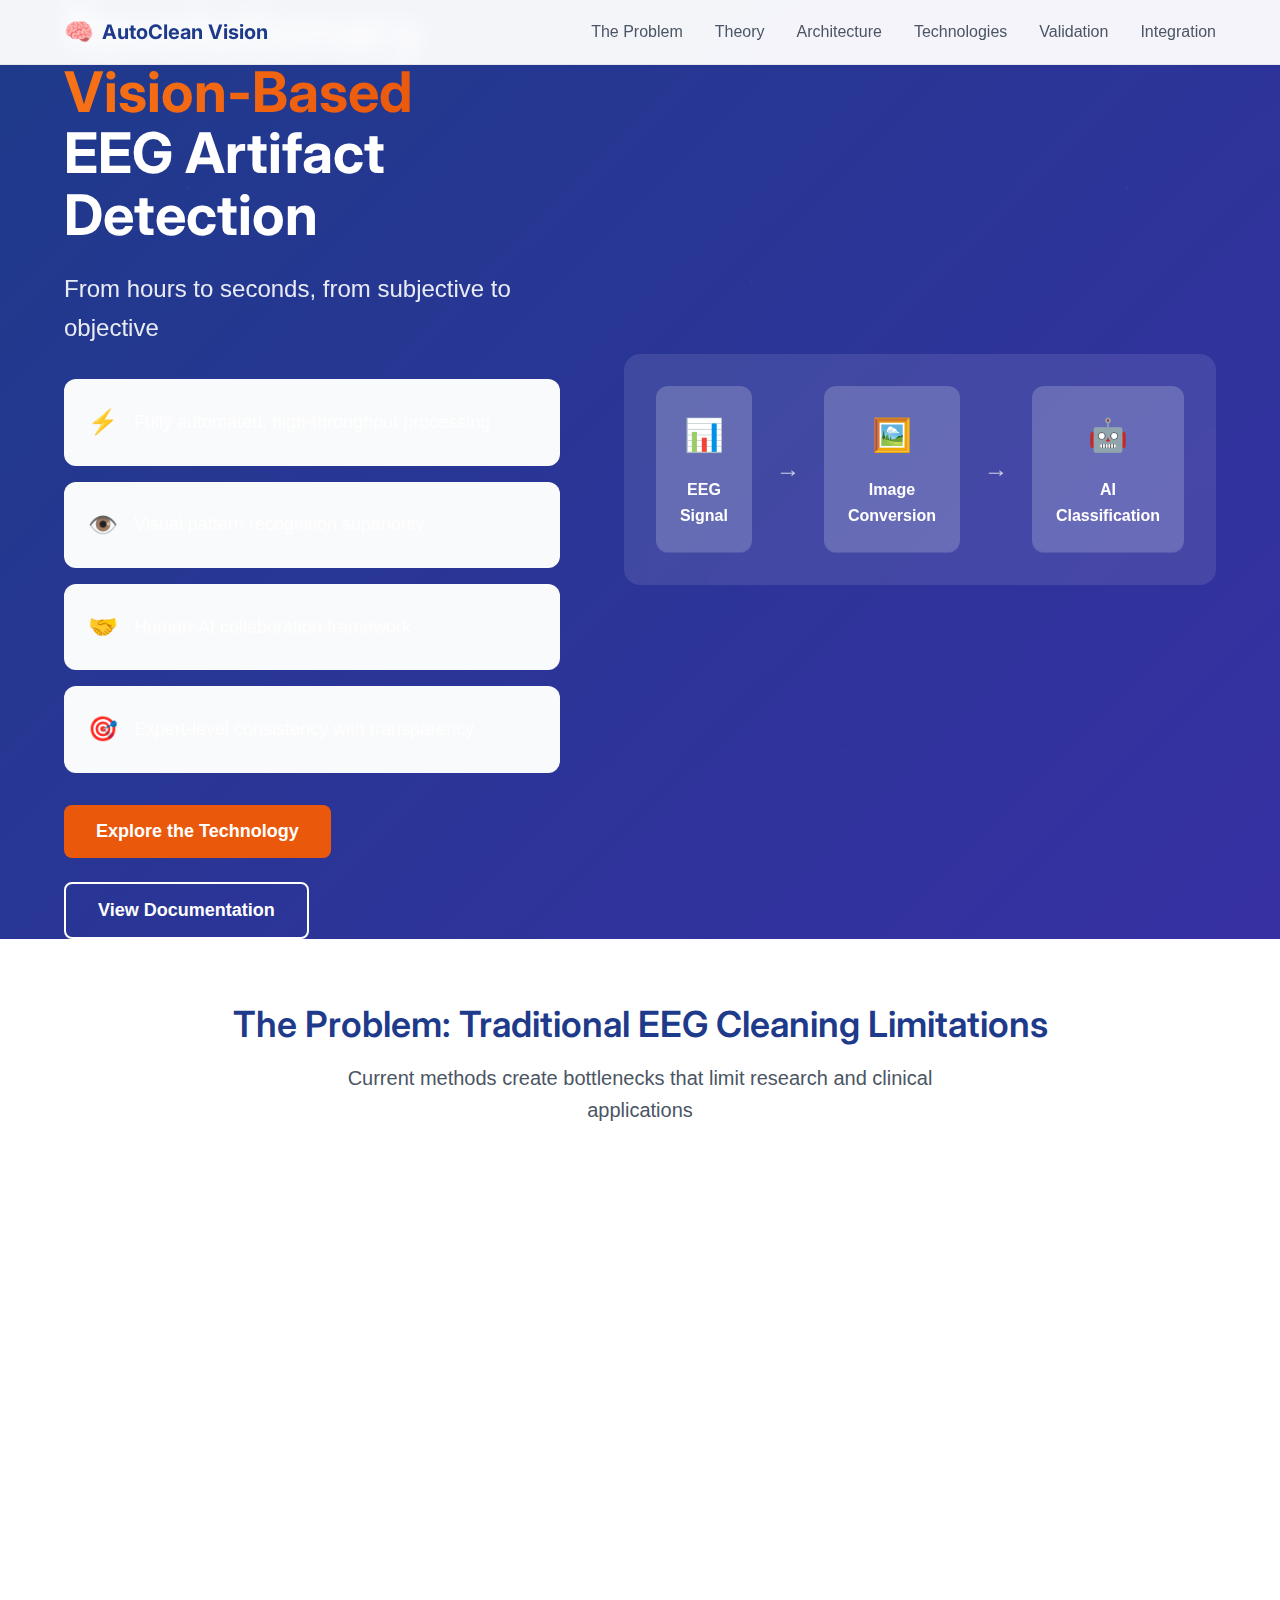
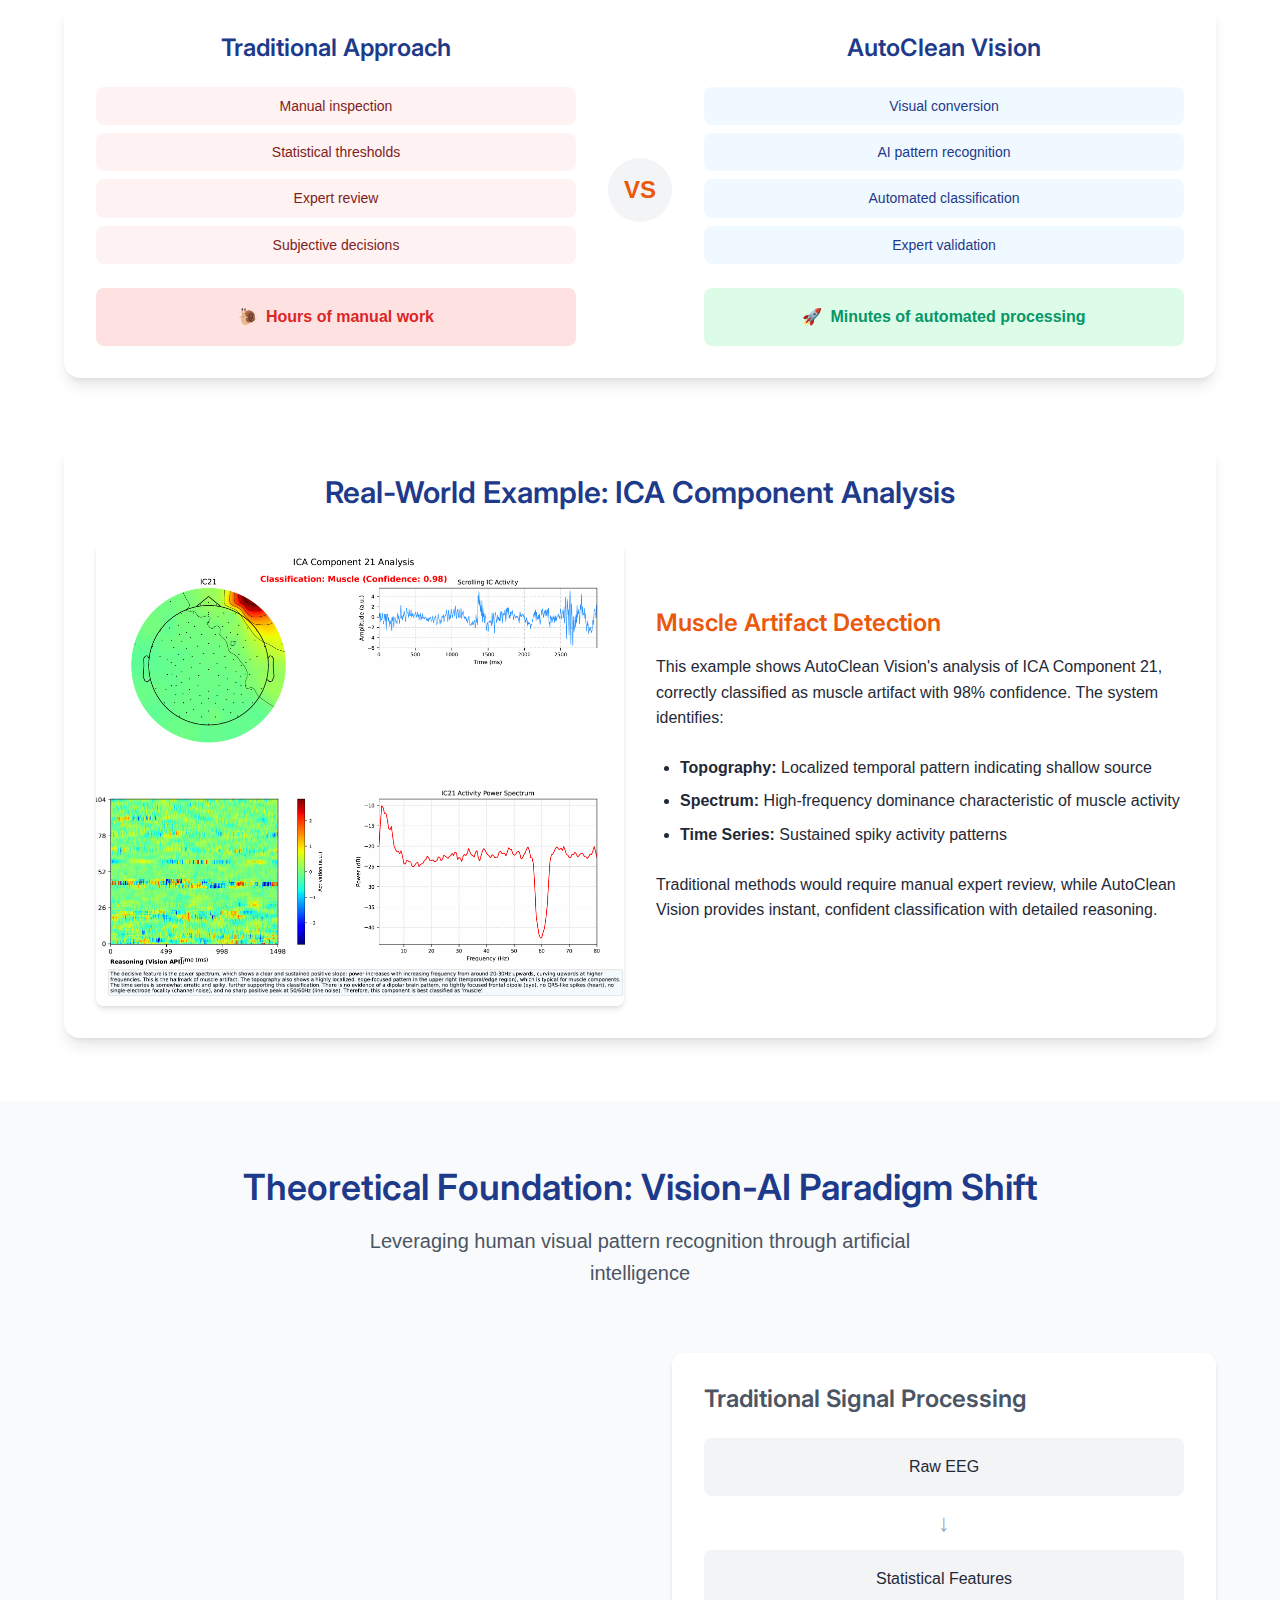
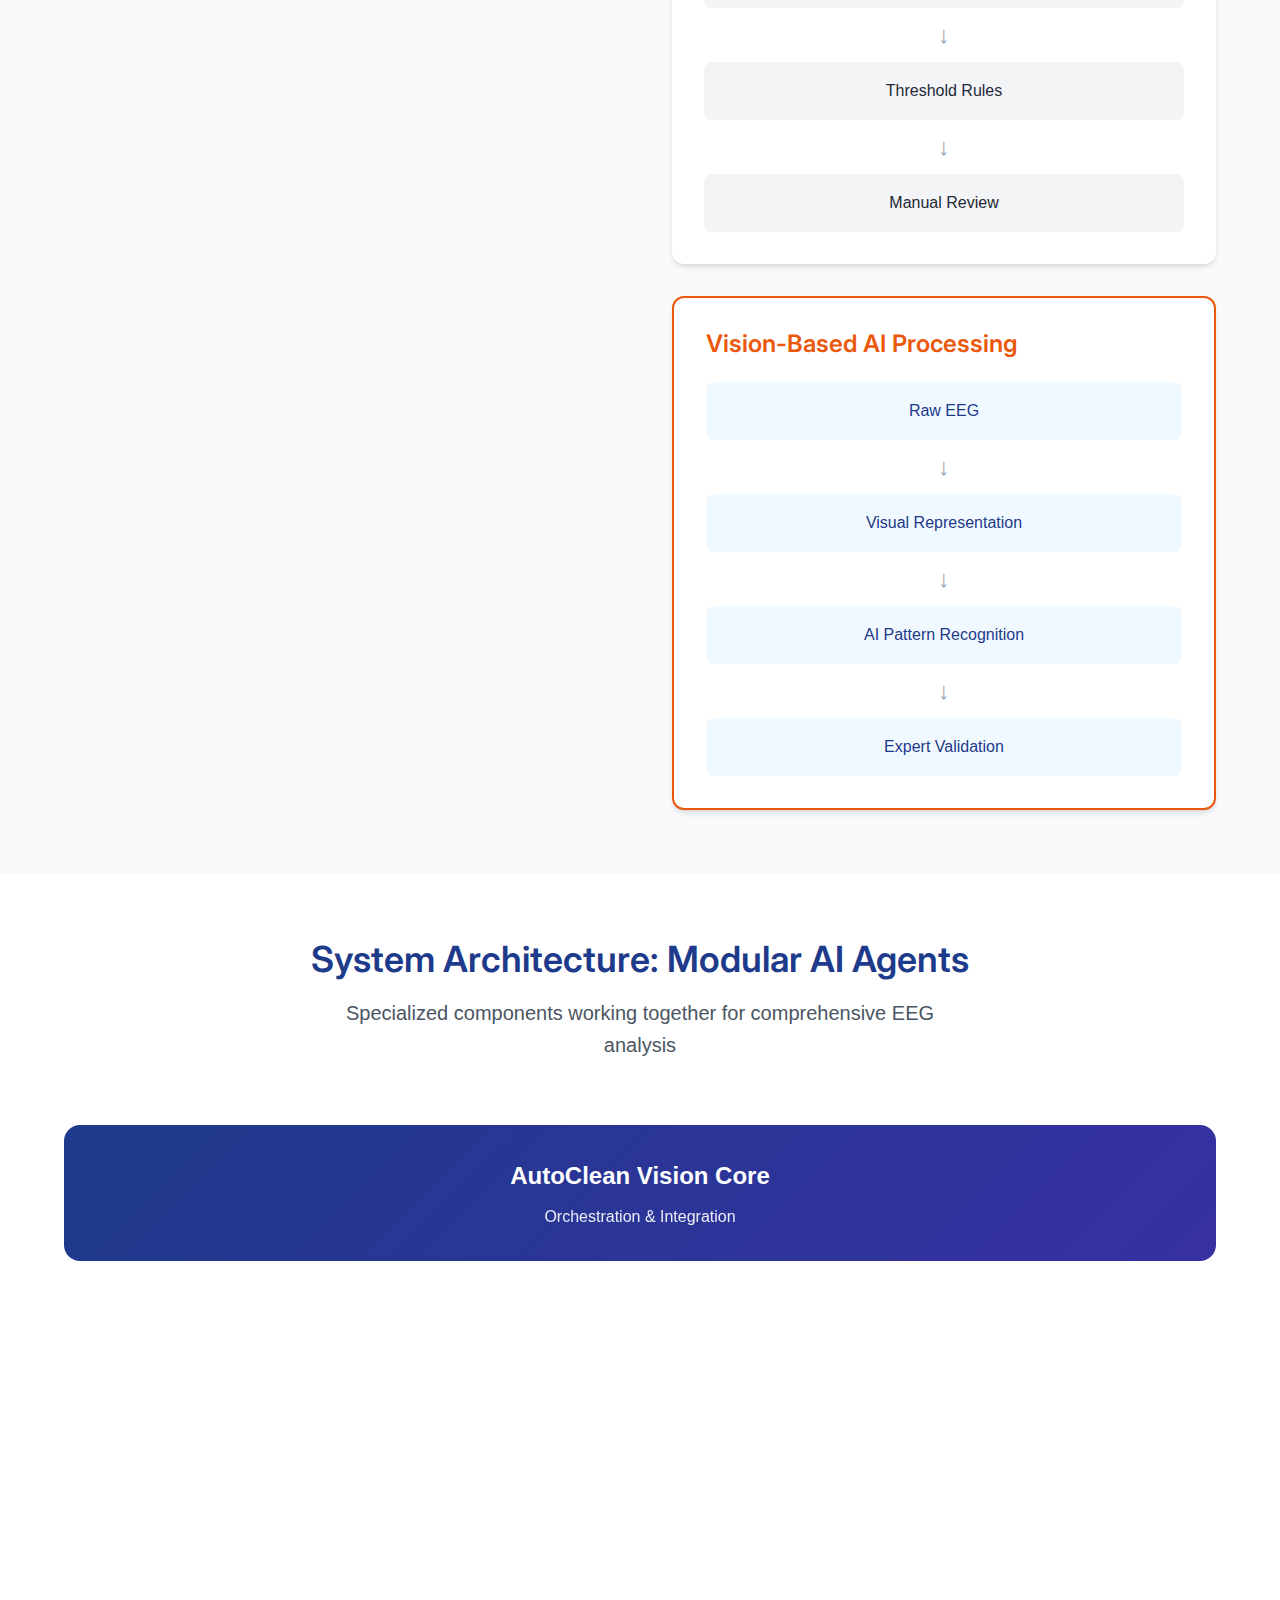
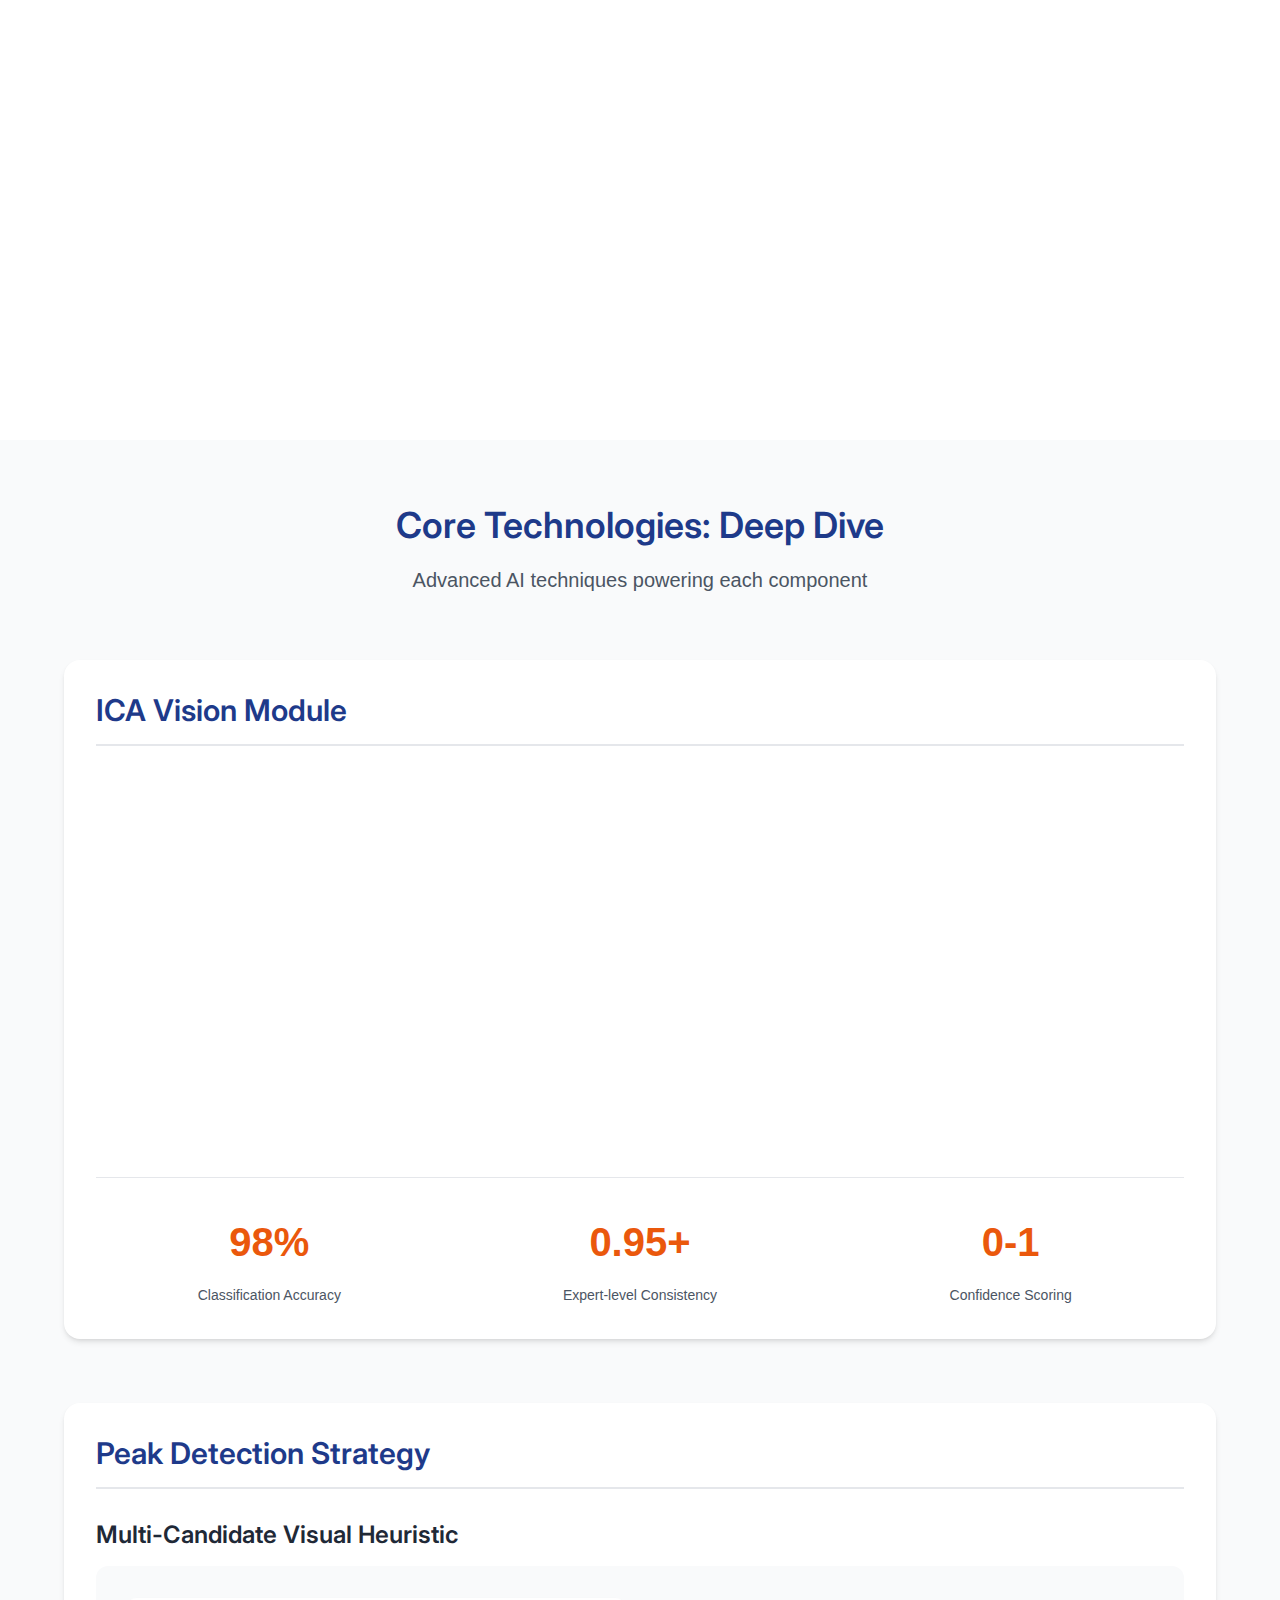
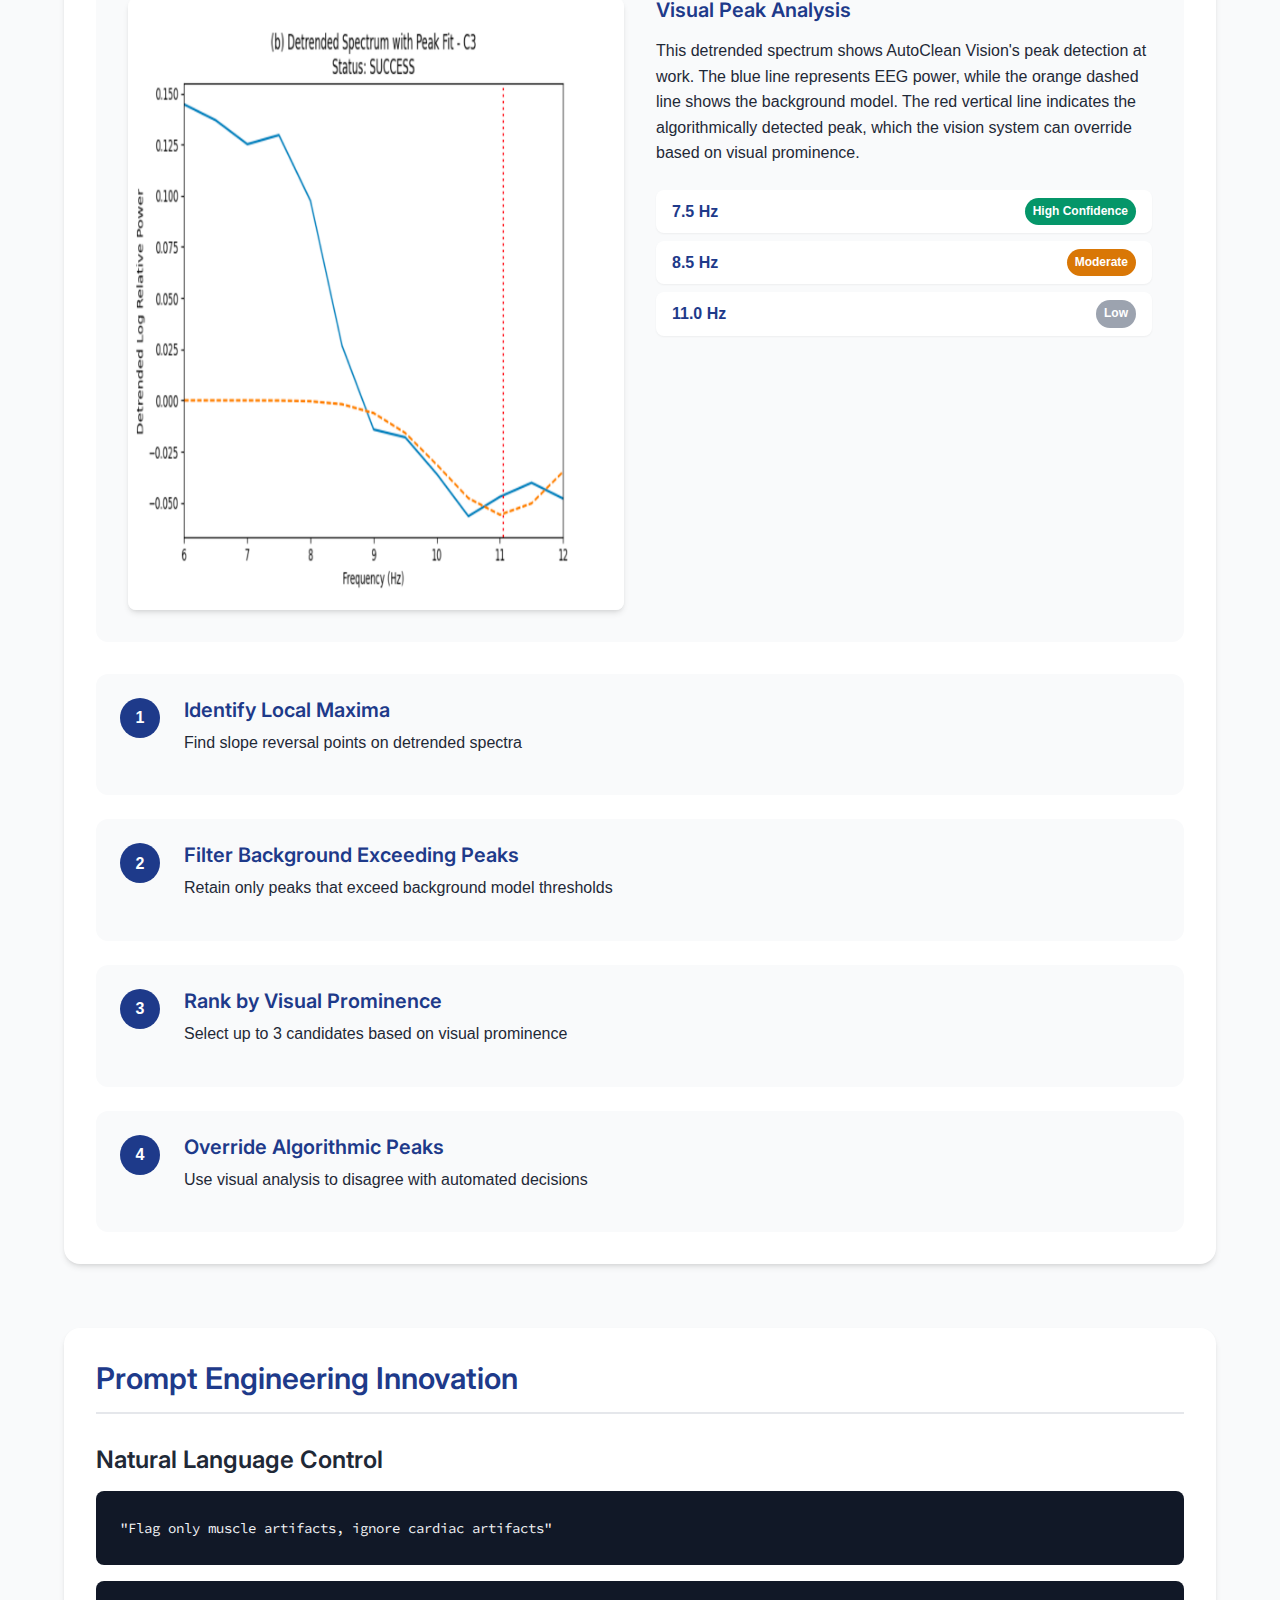
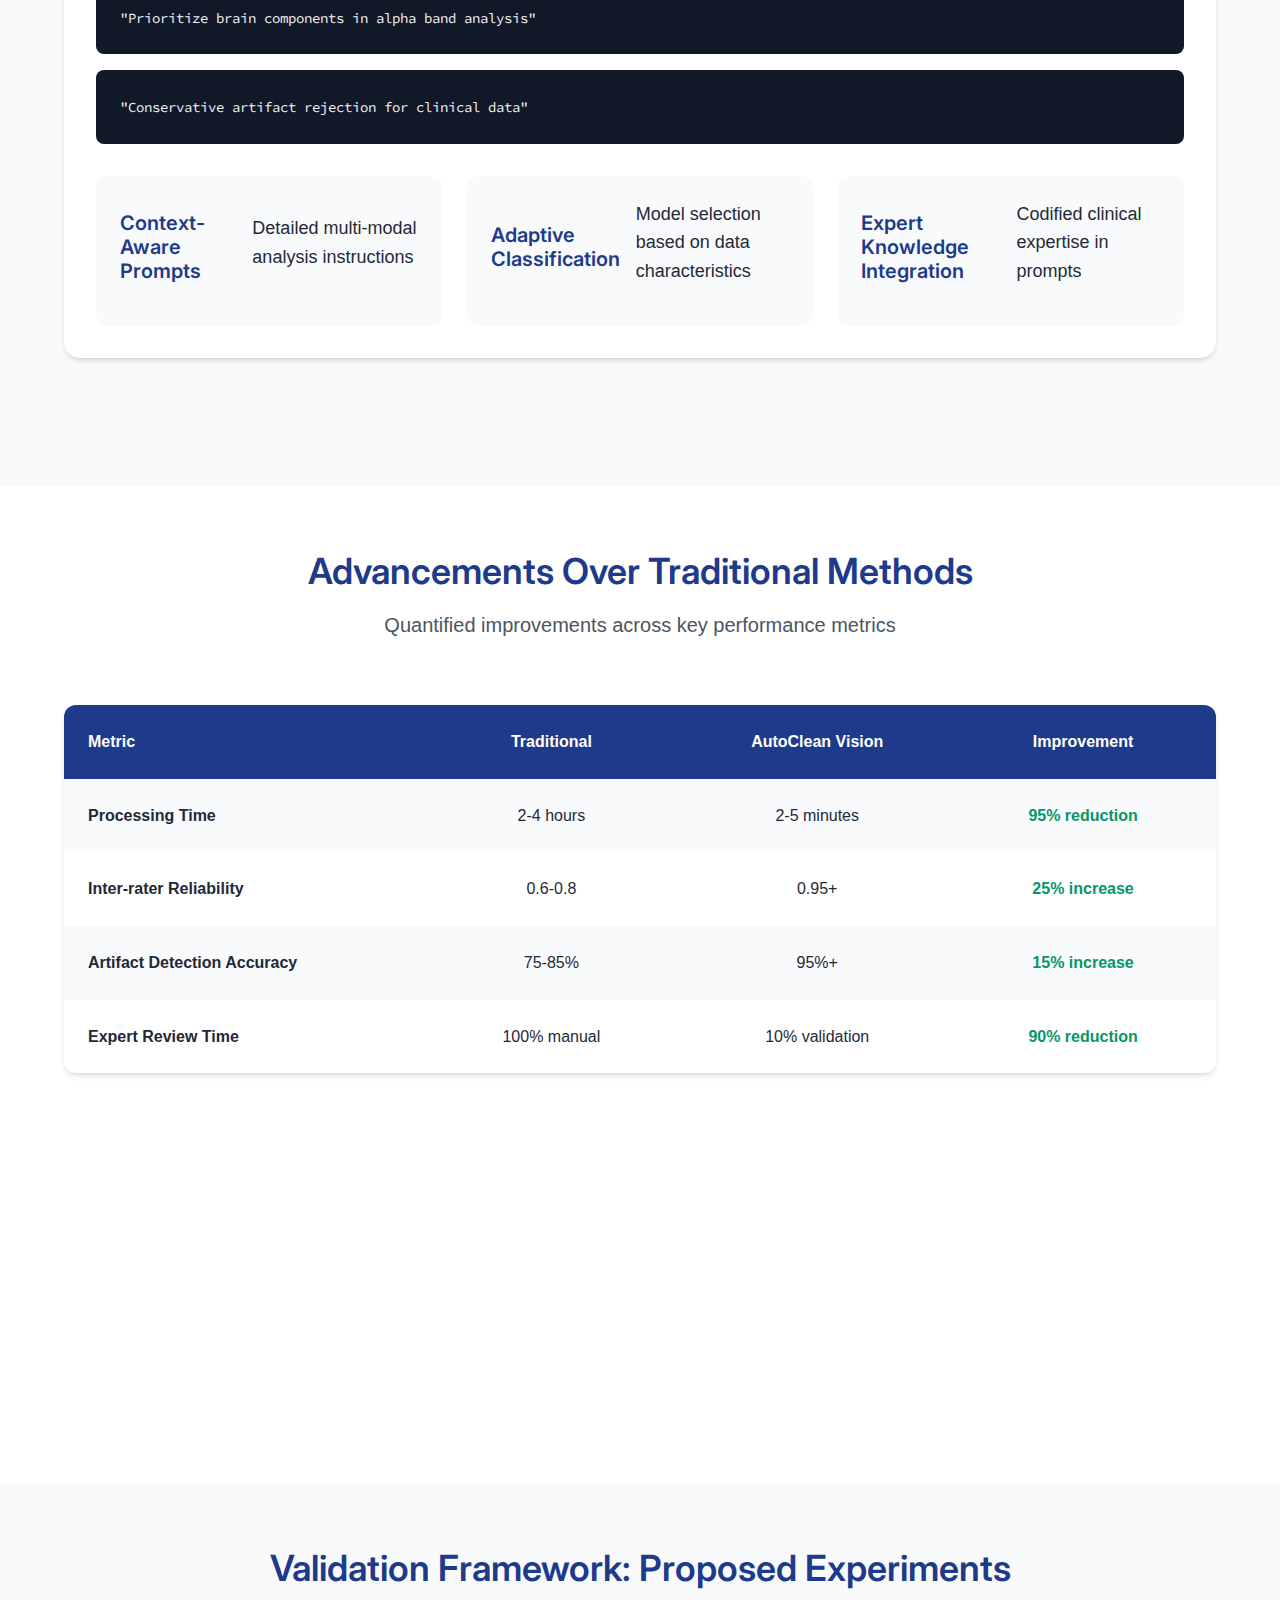
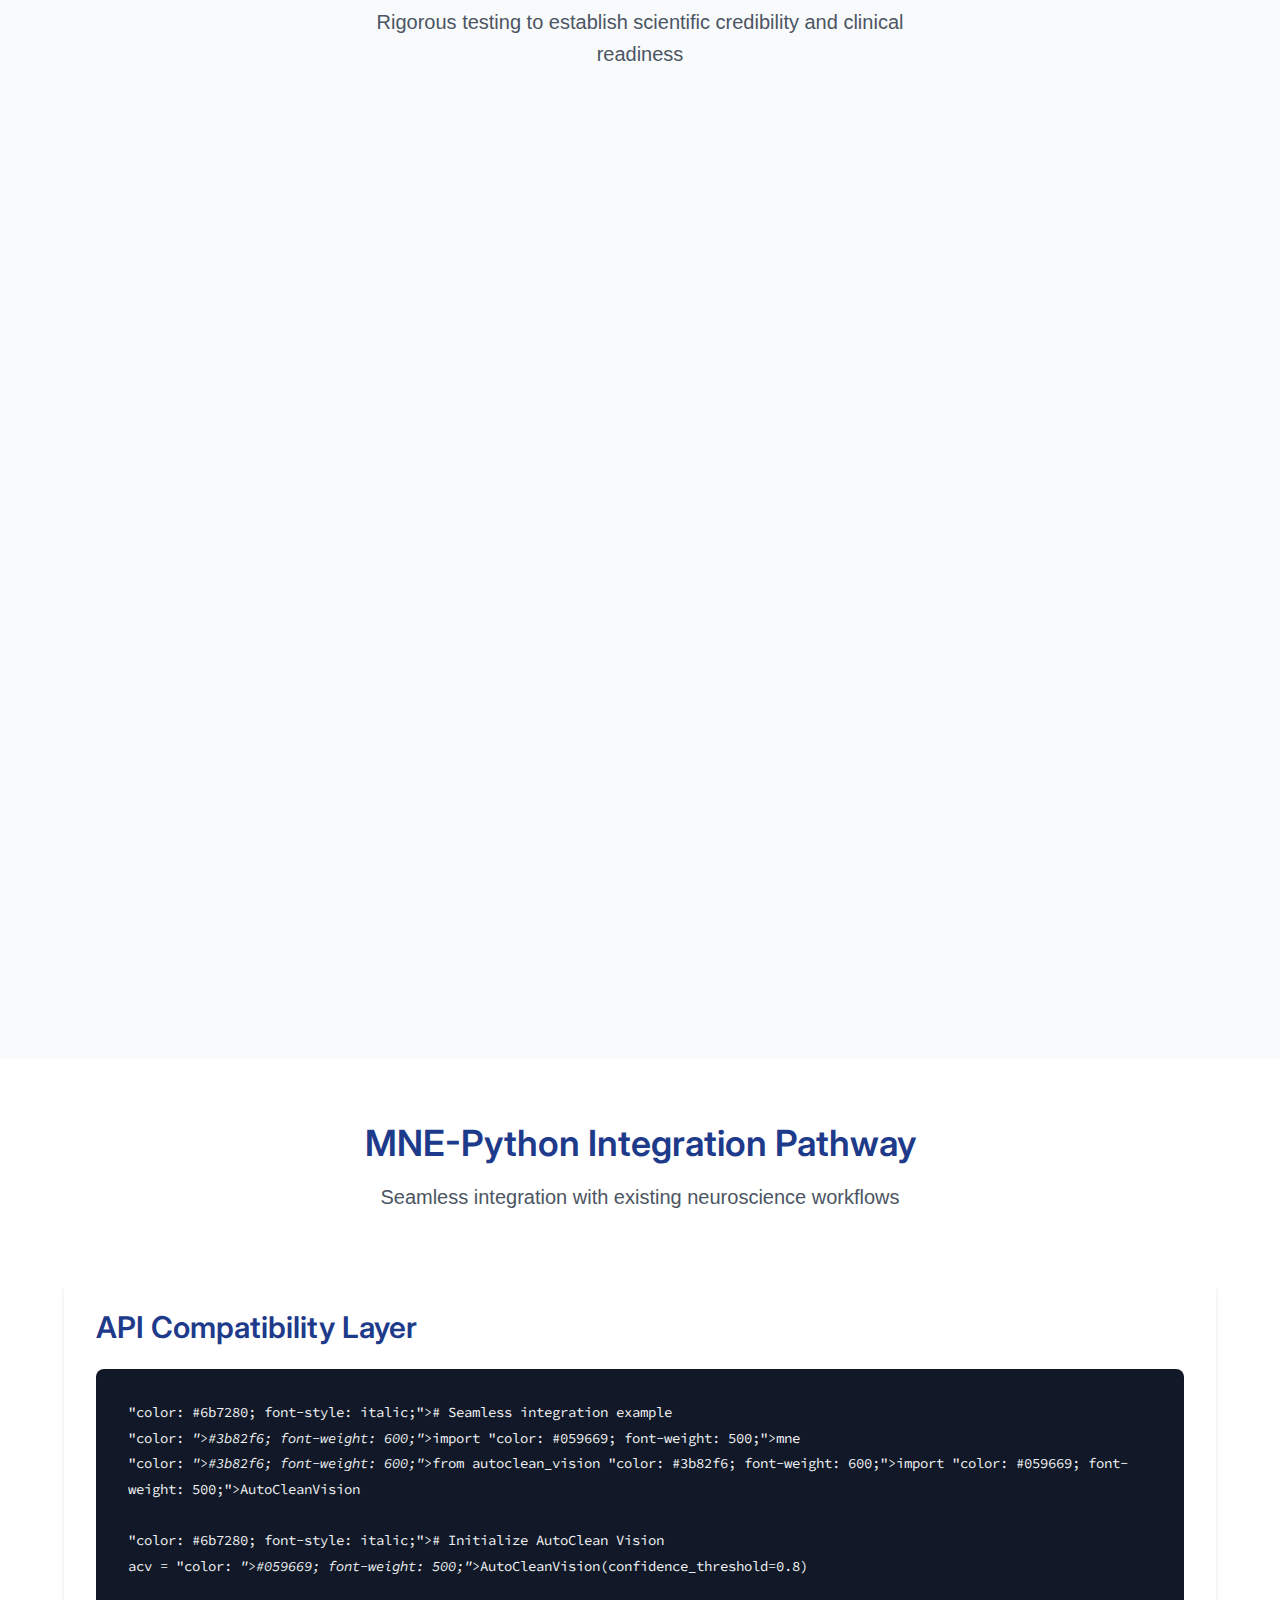
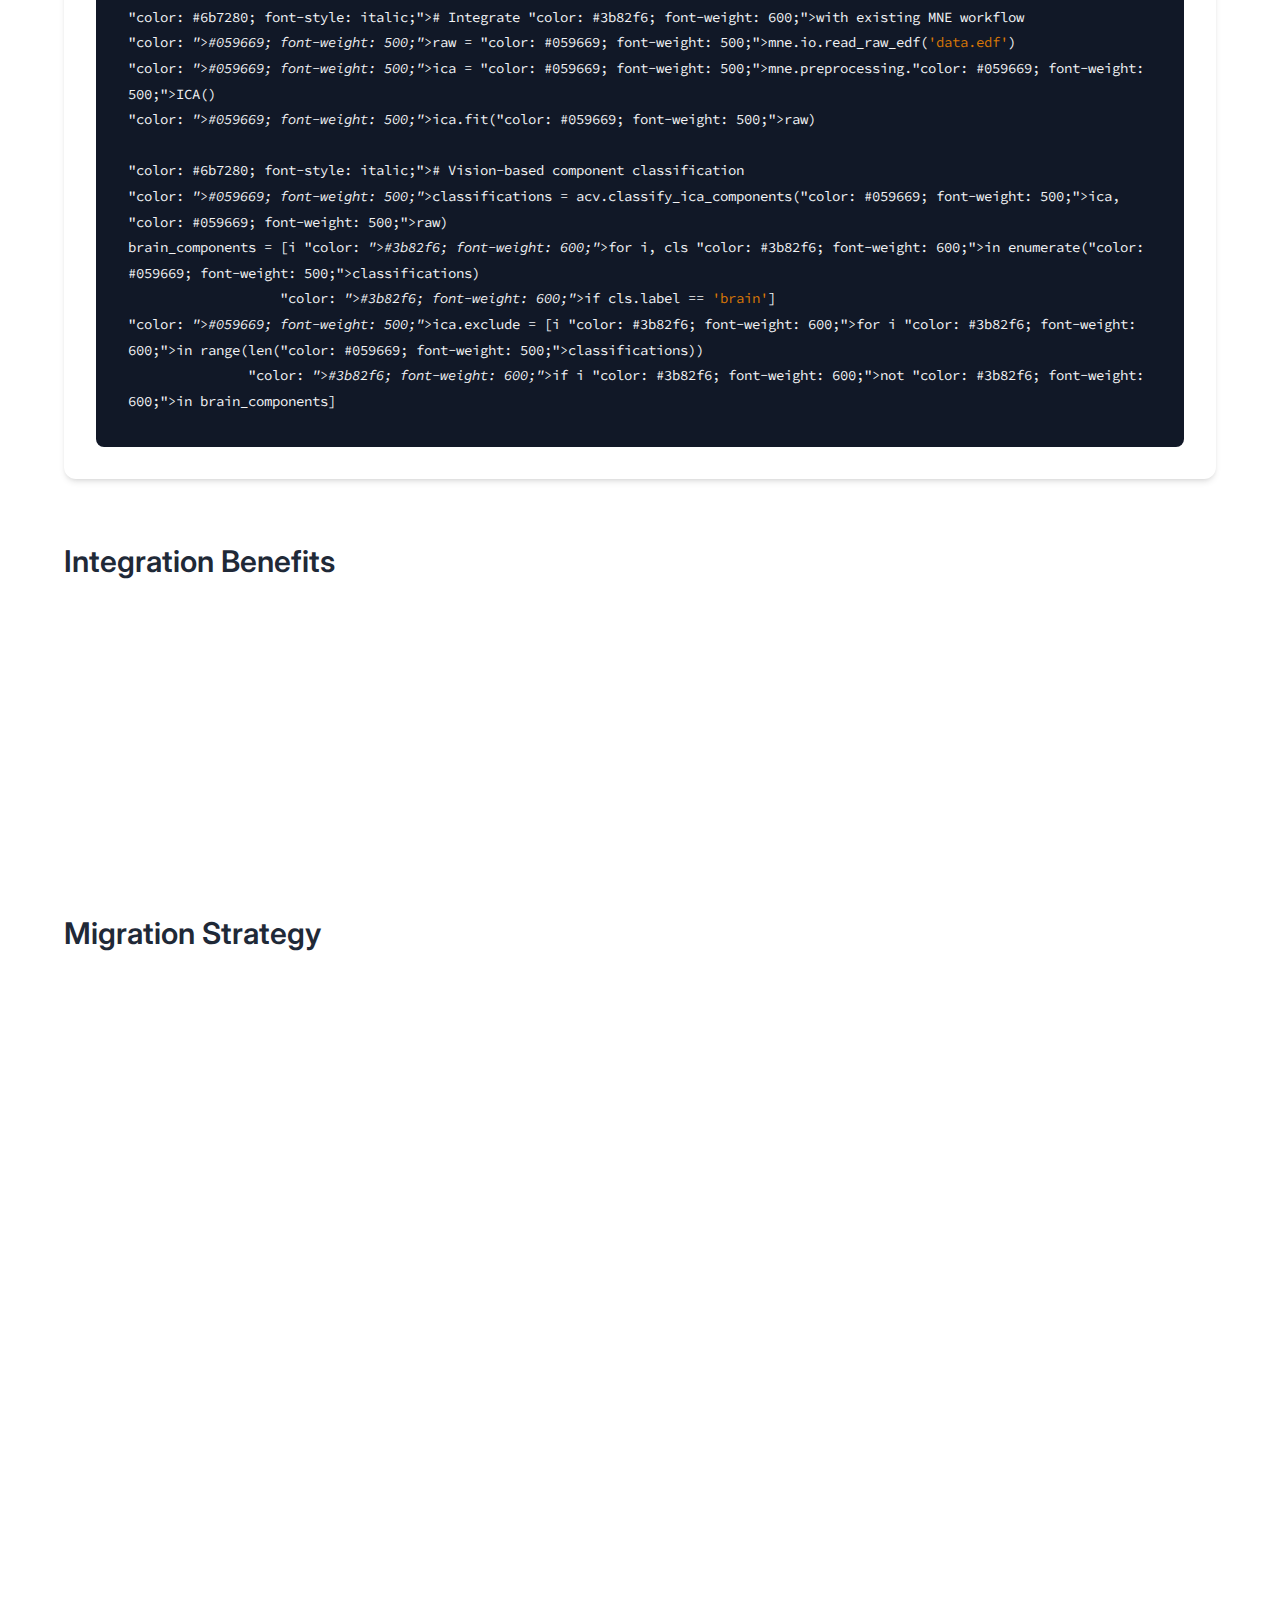
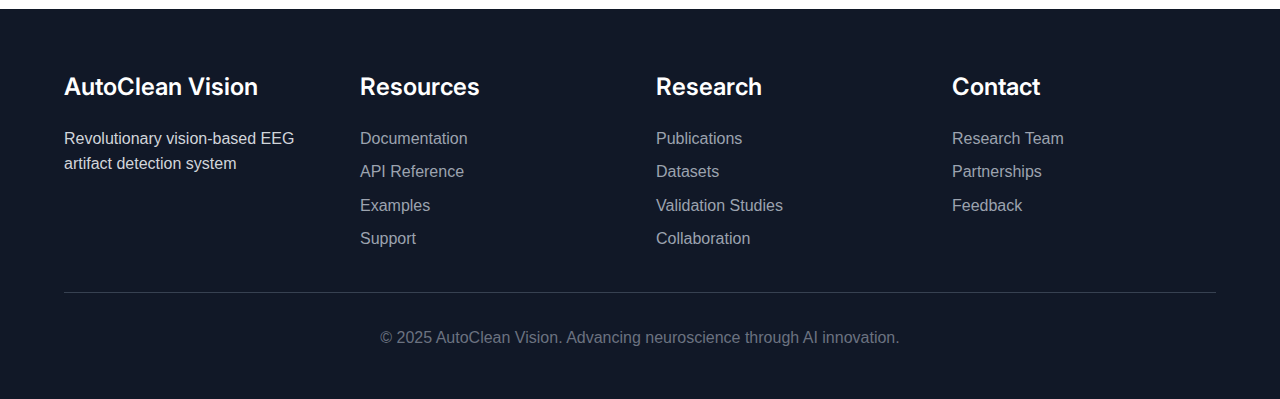
<file: index.html>
<!DOCTYPE html>
<html lang="en">
<head>
    <meta charset="UTF-8">
    <meta name="viewport" content="width=device-width, initial-scale=1.0">
    <title>AutoClean Vision - Revolutionary EEG Artifact Detection</title>
    <meta name="description" content="Vision-based EEG artifact detection system that transforms traditional signal processing through AI-powered visual pattern recognition.">
    <link rel="preconnect" href="https://fonts.googleapis.com">
    <link rel="preconnect" href="https://fonts.gstatic.com" crossorigin>
    <link href="https://fonts.googleapis.com/css2?family=Inter:wght@300;400;500;600;700&family=Source+Code+Pro:wght@400;500;600&display=swap" rel="stylesheet">
    <link rel="stylesheet" href="styles.css">
</head>
<body>
    <!-- Navigation -->
    <nav class="navbar">
        <div class="nav-container">
            <div class="nav-brand">
                <span class="brand-icon">🧠</span>
                <span class="brand-text">AutoClean Vision</span>
            </div>
            <ul class="nav-menu">
                <li><a href="#problem" class="nav-link">The Problem</a></li>
                <li><a href="#theory" class="nav-link">Theory</a></li>
                <li><a href="#architecture" class="nav-link">Architecture</a></li>
                <li><a href="#technologies" class="nav-link">Technologies</a></li>
                <li><a href="#validation" class="nav-link">Validation</a></li>
                <li><a href="#integration" class="nav-link">Integration</a></li>
            </ul>
        </div>
    </nav>

    <!-- Hero Section -->
    <section id="hero" class="hero">
        <div class="hero-container">
            <div class="hero-content">
                <h1 class="hero-title">
                    Revolutionary <span class="highlight">Vision-Based</span><br>
                    EEG Artifact Detection
                </h1>
                <p class="hero-subtitle">
                    From hours to seconds, from subjective to objective
                </p>
                <div class="hero-features">
                    <div class="feature-item">
                        <span class="feature-icon">⚡</span>
                        <span>Fully automated, high-throughput processing</span>
                    </div>
                    <div class="feature-item">
                        <span class="feature-icon">👁️</span>
                        <span>Visual pattern recognition superiority</span>
                    </div>
                    <div class="feature-item">
                        <span class="feature-icon">🤝</span>
                        <span>Human-AI collaboration framework</span>
                    </div>
                    <div class="feature-item">
                        <span class="feature-icon">🎯</span>
                        <span>Expert-level consistency with transparency</span>
                    </div>
                </div>
                <div class="hero-cta">
                    <button class="cta-button primary">Explore the Technology</button>
                    <button class="cta-button secondary">View Documentation</button>
                </div>
            </div>
            <div class="hero-visual">
                <div class="pipeline-animation">
                    <div class="pipeline-step" data-step="1">
                        <div class="step-icon">📊</div>
                        <div class="step-label">EEG Signal</div>
                    </div>
                    <div class="pipeline-arrow">→</div>
                    <div class="pipeline-step" data-step="2">
                        <div class="step-icon">🖼️</div>
                        <div class="step-label">Image Conversion</div>
                    </div>
                    <div class="pipeline-arrow">→</div>
                    <div class="pipeline-step" data-step="3">
                        <div class="step-icon">🤖</div>
                        <div class="step-label">AI Classification</div>
                    </div>
                </div>
            </div>
        </div>
    </section>

    <!-- The Problem Section -->
    <section id="problem" class="section">
        <div class="container">
            <div class="section-header">
                <h2 class="section-title">The Problem: Traditional EEG Cleaning Limitations</h2>
                <p class="section-subtitle">Current methods create bottlenecks that limit research and clinical applications</p>
            </div>
            <div class="problem-grid">
                <div class="problem-item">
                    <div class="problem-icon">⏱️</div>
                    <h3>Manual Review Bottlenecks</h3>
                    <p>Hours per dataset with expert review requirements</p>
                </div>
                <div class="problem-item">
                    <div class="problem-icon">🎭</div>
                    <h3>Subjective Expert Variability</h3>
                    <p>Inconsistent decisions between different experts</p>
                </div>
                <div class="problem-item">
                    <div class="problem-icon">📈</div>
                    <h3>Statistical Feature Limitations</h3>
                    <p>Traditional features miss complex visual patterns</p>
                </div>
                <div class="problem-item">
                    <div class="problem-icon">❌</div>
                    <h3>Inconsistent Artifact Detection</h3>
                    <p>Variable performance across different datasets</p>
                </div>
            </div>
            <div class="comparison-visual">
                <div class="comparison-side traditional">
                    <h4>Traditional Approach</h4>
                    <div class="approach-steps">
                        <div class="step">Manual inspection</div>
                        <div class="step">Statistical thresholds</div>
                        <div class="step">Expert review</div>
                        <div class="step">Subjective decisions</div>
                    </div>
                    <div class="approach-result negative">
                        <span class="result-icon">🐌</span>
                        <span>Hours of manual work</span>
                    </div>
                </div>
                <div class="vs-divider">VS</div>
                <div class="comparison-side vision">
                    <h4>AutoClean Vision</h4>
                    <div class="approach-steps">
                        <div class="step">Visual conversion</div>
                        <div class="step">AI pattern recognition</div>
                        <div class="step">Automated classification</div>
                        <div class="step">Expert validation</div>
                    </div>
                    <div class="approach-result positive">
                        <span class="result-icon">🚀</span>
                        <span>Minutes of automated processing</span>
                    </div>
                </div>
            </div>
            
            <!-- Visual Examples Section -->
            <div class="visual-examples">
                <h3>Real-World Example: ICA Component Analysis</h3>
                <div class="example-showcase">
                    <img src="assets/images/ica_component_analysis.png" alt="ICA Component Analysis Example" class="example-image">
                    <div class="example-description">
                        <h4>Muscle Artifact Detection</h4>
                        <p>This example shows AutoClean Vision's analysis of ICA Component 21, correctly classified as muscle artifact with 98% confidence. The system identifies:</p>
                        <ul>
                            <li><strong>Topography:</strong> Localized temporal pattern indicating shallow source</li>
                            <li><strong>Spectrum:</strong> High-frequency dominance characteristic of muscle activity</li>
                            <li><strong>Time Series:</strong> Sustained spiky activity patterns</li>
                        </ul>
                        <p>Traditional methods would require manual expert review, while AutoClean Vision provides instant, confident classification with detailed reasoning.</p>
                    </div>
                </div>
            </div>
        </div>
    </section>

    <!-- Theoretical Foundation Section -->
    <section id="theory" class="section bg-alt">
        <div class="container">
            <div class="section-header">
                <h2 class="section-title">Theoretical Foundation: Vision-AI Paradigm Shift</h2>
                <p class="section-subtitle">Leveraging human visual pattern recognition through artificial intelligence</p>
            </div>
            <div class="theory-content">
                <div class="theory-concepts">
                    <div class="concept-item">
                        <h3>Visual Pattern Recognition Advantages</h3>
                        <p>Human experts excel at visual pattern recognition. Our system codifies this expertise into AI models that can process visual representations of EEG data with expert-level accuracy.</p>
                    </div>
                    <div class="concept-item">
                        <h3>Multi-Modal Analysis Integration</h3>
                        <p>Combines topography, spectrum, and time series analysis in a unified visual framework, enabling comprehensive artifact detection that traditional methods cannot achieve.</p>
                    </div>
                    <div class="concept-item">
                        <h3>Deep Learning Applied to EEG Visual Representations</h3>
                        <p>Transforms complex signal processing into computer vision problems, leveraging decades of advances in image analysis and pattern recognition.</p>
                    </div>
                    <div class="concept-item">
                        <h3>Bridge Between Traditional and Modern AI</h3>
                        <p>Maintains compatibility with existing workflows while introducing cutting-edge AI capabilities for enhanced performance and transparency.</p>
                    </div>
                </div>
                <div class="theory-visual">
                    <div class="paradigm-shift">
                        <div class="old-paradigm">
                            <h4>Traditional Signal Processing</h4>
                            <div class="paradigm-flow">
                                <div class="flow-item">Raw EEG</div>
                                <div class="flow-arrow">↓</div>
                                <div class="flow-item">Statistical Features</div>
                                <div class="flow-arrow">↓</div>
                                <div class="flow-item">Threshold Rules</div>
                                <div class="flow-arrow">↓</div>
                                <div class="flow-item">Manual Review</div>
                            </div>
                        </div>
                        <div class="new-paradigm">
                            <h4>Vision-Based AI Processing</h4>
                            <div class="paradigm-flow">
                                <div class="flow-item">Raw EEG</div>
                                <div class="flow-arrow">↓</div>
                                <div class="flow-item">Visual Representation</div>
                                <div class="flow-arrow">↓</div>
                                <div class="flow-item">AI Pattern Recognition</div>
                                <div class="flow-arrow">↓</div>
                                <div class="flow-item">Expert Validation</div>
                            </div>
                        </div>
                    </div>
                </div>
            </div>
        </div>
    </section>

    <!-- System Architecture Section -->
    <section id="architecture" class="section">
        <div class="container">
            <div class="section-header">
                <h2 class="section-title">System Architecture: Modular AI Agents</h2>
                <p class="section-subtitle">Specialized components working together for comprehensive EEG analysis</p>
            </div>
            <div class="architecture-diagram">
                <div class="central-hub">
                    <div class="hub-title">AutoClean Vision Core</div>
                    <div class="hub-subtitle">Orchestration & Integration</div>
                </div>
                <div class="module-grid">
                    <div class="module-item" data-module="ica">
                        <div class="module-icon">🔍</div>
                        <h3>ICA Vision</h3>
                        <p>Component classification with visual reasoning</p>
                        <div class="module-details">
                            <span class="detail-badge">98% Accuracy</span>
                            <span class="detail-badge">6 Categories</span>
                        </div>
                    </div>
                    <div class="module-item" data-module="peak">
                        <div class="module-icon">📈</div>
                        <h3>Peak Finder</h3>
                        <p>Spectral analysis with multi-candidate ranking</p>
                        <div class="module-details">
                            <span class="detail-badge">Visual Heuristics</span>
                            <span class="detail-badge">3 Candidates</span>
                        </div>
                    </div>
                    <div class="module-item" data-module="continuous">
                        <div class="module-icon">🌊</div>
                        <h3>Continuous Rejection</h3>
                        <p>Real-time artifact detection</p>
                        <div class="module-details">
                            <span class="detail-badge">Real-time</span>
                            <span class="detail-badge">Adaptive</span>
                        </div>
                    </div>
                    <div class="module-item" data-module="epoch">
                        <div class="module-icon">📊</div>
                        <h3>Epoch Rejection</h3>
                        <p>Trial-based cleaning</p>
                        <div class="module-details">
                            <span class="detail-badge">Trial-wise</span>
                            <span class="detail-badge">Context-aware</span>
                        </div>
                    </div>
                    <div class="module-item" data-module="channel">
                        <div class="module-icon">📡</div>
                        <h3>Channel Rejection</h3>
                        <p>Bad channel identification</p>
                        <div class="module-details">
                            <span class="detail-badge">Single electrode</span>
                            <span class="detail-badge">Focal analysis</span>
                        </div>
                    </div>
                </div>
            </div>
        </div>
    </section>

    <!-- Core Technologies Section -->
    <section id="technologies" class="section bg-alt">
        <div class="container">
            <div class="section-header">
                <h2 class="section-title">Core Technologies: Deep Dive</h2>
                <p class="section-subtitle">Advanced AI techniques powering each component</p>
            </div>
            
            <!-- ICA Vision Module -->
            <div class="technology-module">
                <h3 class="module-title">ICA Vision Module</h3>
                <div class="module-content">
                    <div class="classification-grid">
                        <div class="classification-category" data-category="brain">
                            <div class="category-header">
                                <span class="category-icon">🧠</span>
                                <h4>Brain</h4>
                                <span class="confidence-badge">High Confidence</span>
                            </div>
                            <p>Dipolar topography, 1/f spectrum, physiological patterns</p>
                        </div>
                        <div class="classification-category" data-category="eye">
                            <div class="category-header">
                                <span class="category-icon">👁️</span>
                                <h4>Eye</h4>
                                <span class="confidence-badge">High Confidence</span>
                            </div>
                            <p>Frontal activation patterns (vertical/horizontal movements)</p>
                        </div>
                        <div class="classification-category" data-category="muscle">
                            <div class="category-header">
                                <span class="category-icon">💪</span>
                                <h4>Muscle</h4>
                                <span class="confidence-badge">High Confidence</span>
                            </div>
                            <p>High-frequency spectral dominance, edge-focused topography</p>
                        </div>
                        <div class="classification-category" data-category="heart">
                            <div class="category-header">
                                <span class="category-icon">❤️</span>
                                <h4>Heart</h4>
                                <span class="confidence-badge">High Confidence</span>
                            </div>
                            <p>QRS-like time series, broad electrical gradients</p>
                        </div>
                        <div class="classification-category" data-category="line_noise">
                            <div class="category-header">
                                <span class="category-icon">⚡</span>
                                <h4>Line Noise</h4>
                                <span class="confidence-badge">High Confidence</span>
                            </div>
                            <p>Sharp 50/60Hz spectral peaks</p>
                        </div>
                        <div class="classification-category" data-category="channel_noise">
                            <div class="category-header">
                                <span class="category-icon">📡</span>
                                <h4>Channel Noise</h4>
                                <span class="confidence-badge">High Confidence</span>
                            </div>
                            <p>Single electrode focal activity</p>
                        </div>
                    </div>
                    <div class="performance-stats">
                        <div class="stat-item">
                            <span class="stat-value">98%</span>
                            <span class="stat-label">Classification Accuracy</span>
                        </div>
                        <div class="stat-item">
                            <span class="stat-value">0.95+</span>
                            <span class="stat-label">Expert-level Consistency</span>
                        </div>
                        <div class="stat-item">
                            <span class="stat-value">0-1</span>
                            <span class="stat-label">Confidence Scoring</span>
                        </div>
                    </div>
                </div>
            </div>

            <!-- Peak Detection Strategy -->
            <div class="technology-module">
                <h3 class="module-title">Peak Detection Strategy</h3>
                <div class="module-content">
                    <div class="peak-strategy">
                        <h4>Multi-Candidate Visual Heuristic</h4>
                        <div class="peak-example">
                            <img src="assets/images/peak_detection.png" alt="Peak Detection Example" class="peak-image">
                            <div class="peak-analysis">
                                <h5>Visual Peak Analysis</h5>
                                <p>This detrended spectrum shows AutoClean Vision's peak detection at work. The blue line represents EEG power, while the orange dashed line shows the background model. The red vertical line indicates the algorithmically detected peak, which the vision system can override based on visual prominence.</p>
                                <div class="peak-candidates">
                                    <div class="candidate">
                                        <span class="freq">7.5 Hz</span>
                                        <span class="confidence high">High Confidence</span>
                                    </div>
                                    <div class="candidate">
                                        <span class="freq">8.5 Hz</span>
                                        <span class="confidence moderate">Moderate</span>
                                    </div>
                                    <div class="candidate">
                                        <span class="freq">11.0 Hz</span>
                                        <span class="confidence low">Low</span>
                                    </div>
                                </div>
                            </div>
                        </div>
                        <div class="strategy-steps">
                            <div class="strategy-step">
                                <span class="step-number">1</span>
                                <div class="step-content">
                                    <h5>Identify Local Maxima</h5>
                                    <p>Find slope reversal points on detrended spectra</p>
                                </div>
                            </div>
                            <div class="strategy-step">
                                <span class="step-number">2</span>
                                <div class="step-content">
                                    <h5>Filter Background Exceeding Peaks</h5>
                                    <p>Retain only peaks that exceed background model thresholds</p>
                                </div>
                            </div>
                            <div class="strategy-step">
                                <span class="step-number">3</span>
                                <div class="step-content">
                                    <h5>Rank by Visual Prominence</h5>
                                    <p>Select up to 3 candidates based on visual prominence</p>
                                </div>
                            </div>
                            <div class="strategy-step">
                                <span class="step-number">4</span>
                                <div class="step-content">
                                    <h5>Override Algorithmic Peaks</h5>
                                    <p>Use visual analysis to disagree with automated decisions</p>
                                </div>
                            </div>
                        </div>
                    </div>
                </div>
            </div>

            <!-- Prompt Engineering -->
            <div class="technology-module">
                <h3 class="module-title">Prompt Engineering Innovation</h3>
                <div class="module-content">
                    <div class="prompt-examples">
                        <h4>Natural Language Control</h4>
                        <div class="code-examples">
                            <div class="code-block">
                                <code>"Flag only muscle artifacts, ignore cardiac artifacts"</code>
                            </div>
                            <div class="code-block">
                                <code>"Prioritize brain components in alpha band analysis"</code>
                            </div>
                            <div class="code-block">
                                <code>"Conservative artifact rejection for clinical data"</code>
                            </div>
                        </div>
                    </div>
                    <div class="prompt-features">
                        <div class="feature-grid">
                            <div class="feature-item">
                                <h5>Context-Aware Prompts</h5>
                                <p>Detailed multi-modal analysis instructions</p>
                            </div>
                            <div class="feature-item">
                                <h5>Adaptive Classification</h5>
                                <p>Model selection based on data characteristics</p>
                            </div>
                            <div class="feature-item">
                                <h5>Expert Knowledge Integration</h5>
                                <p>Codified clinical expertise in prompts</p>
                            </div>
                        </div>
                    </div>
                </div>
            </div>
        </div>
    </section>

    <!-- Performance Comparison Section -->
    <section id="performance" class="section">
        <div class="container">
            <div class="section-header">
                <h2 class="section-title">Advancements Over Traditional Methods</h2>
                <p class="section-subtitle">Quantified improvements across key performance metrics</p>
            </div>
            <div class="performance-comparison">
                <div class="comparison-table">
                    <div class="table-header">
                        <div class="header-cell metric">Metric</div>
                        <div class="header-cell traditional">Traditional</div>
                        <div class="header-cell vision">AutoClean Vision</div>
                        <div class="header-cell improvement">Improvement</div>
                    </div>
                    <div class="table-row">
                        <div class="cell metric">Processing Time</div>
                        <div class="cell traditional">2-4 hours</div>
                        <div class="cell vision">2-5 minutes</div>
                        <div class="cell improvement positive">95% reduction</div>
                    </div>
                    <div class="table-row">
                        <div class="cell metric">Inter-rater Reliability</div>
                        <div class="cell traditional">0.6-0.8</div>
                        <div class="cell vision">0.95+</div>
                        <div class="cell improvement positive">25% increase</div>
                    </div>
                    <div class="table-row">
                        <div class="cell metric">Artifact Detection Accuracy</div>
                        <div class="cell traditional">75-85%</div>
                        <div class="cell vision">95%+</div>
                        <div class="cell improvement positive">15% increase</div>
                    </div>
                    <div class="table-row">
                        <div class="cell metric">Expert Review Time</div>
                        <div class="cell traditional">100% manual</div>
                        <div class="cell vision">10% validation</div>
                        <div class="cell improvement positive">90% reduction</div>
                    </div>
                </div>
                <div class="advantages-grid">
                    <div class="advantage-item">
                        <div class="advantage-icon">🚄</div>
                        <h4>Speed</h4>
                        <p>Automated processing vs. manual review</p>
                    </div>
                    <div class="advantage-item">
                        <div class="advantage-icon">🎯</div>
                        <h4>Consistency</h4>
                        <p>Standardized criteria vs. subjective interpretation</p>
                    </div>
                    <div class="advantage-item">
                        <div class="advantage-icon">🔍</div>
                        <h4>Transparency</h4>
                        <p>Visual explanations vs. black-box algorithms</p>
                    </div>
                    <div class="advantage-item">
                        <div class="advantage-icon">📈</div>
                        <h4>Scalability</h4>
                        <p>Parallel processing vs. linear expert time</p>
                    </div>
                    <div class="advantage-item">
                        <div class="advantage-icon">🧠</div>
                        <h4>Learning</h4>
                        <p>Active improvement vs. static rules</p>
                    </div>
                </div>
            </div>
        </div>
    </section>

    <!-- Validation Framework Section -->
    <section id="validation" class="section bg-alt">
        <div class="container">
            <div class="section-header">
                <h2 class="section-title">Validation Framework: Proposed Experiments</h2>
                <p class="section-subtitle">Rigorous testing to establish scientific credibility and clinical readiness</p>
            </div>
            <div class="experiments-grid">
                <div class="experiment-card">
                    <div class="experiment-header">
                        <div class="experiment-number">01</div>
                        <h3>Cross-Dataset Validation</h3>
                        <div class="timeline-badge">3 months</div>
                    </div>
                    <div class="experiment-content">
                        <p><strong>Objective:</strong> Validate generalization across EEG recording conditions</p>
                        <p><strong>Method:</strong> Train on Dataset A, test on Datasets B, C, D</p>
                        <p><strong>Metrics:</strong> Classification accuracy, false positive/negative rates</p>
                    </div>
                </div>
                <div class="experiment-card">
                    <div class="experiment-header">
                        <div class="experiment-number">02</div>
                        <h3>Expert Inter-Rater Reliability</h3>
                        <div class="timeline-badge">2 months</div>
                    </div>
                    <div class="experiment-content">
                        <p><strong>Objective:</strong> Compare AutoClean Vision vs. expert consensus</p>
                        <p><strong>Method:</strong> Blind comparison with 3+ EEG experts</p>
                        <p><strong>Metrics:</strong> Kappa coefficient, agreement percentages</p>
                    </div>
                </div>
                <div class="experiment-card">
                    <div class="experiment-header">
                        <div class="experiment-number">03</div>
                        <h3>Clinical Pipeline Integration</h3>
                        <div class="timeline-badge">6 months</div>
                    </div>
                    <div class="experiment-content">
                        <p><strong>Objective:</strong> Real-world deployment in clinical EEG labs</p>
                        <p><strong>Method:</strong> Parallel processing with existing workflows</p>
                        <p><strong>Metrics:</strong> Time savings, error reduction, user satisfaction</p>
                    </div>
                </div>
                <div class="experiment-card">
                    <div class="experiment-header">
                        <div class="experiment-number">04</div>
                        <h3>Active Learning Validation</h3>
                        <div class="timeline-badge">12 months</div>
                    </div>
                    <div class="experiment-content">
                        <p><strong>Objective:</strong> Demonstrate continuous improvement capability</p>
                        <p><strong>Method:</strong> Expert corrections feed back into model training</p>
                        <p><strong>Metrics:</strong> Performance improvement over time</p>
                    </div>
                </div>
            </div>
        </div>
    </section>

    <!-- MNE Integration Section -->
    <section id="integration" class="section">
        <div class="container">
            <div class="section-header">
                <h2 class="section-title">MNE-Python Integration Pathway</h2>
                <p class="section-subtitle">Seamless integration with existing neuroscience workflows</p>
            </div>
            <div class="integration-content">
                <div class="code-example">
                    <h3>API Compatibility Layer</h3>
                    <div class="code-block large">
                        <pre><code class="language-python"># Seamless integration example
import mne
from autoclean_vision import AutoCleanVision

# Initialize AutoClean Vision
acv = AutoCleanVision(confidence_threshold=0.8)

# Integrate with existing MNE workflow
raw = mne.io.read_raw_edf('data.edf')
ica = mne.preprocessing.ICA()
ica.fit(raw)

# Vision-based component classification
classifications = acv.classify_ica_components(ica, raw)
brain_components = [i for i, cls in enumerate(classifications) 
                   if cls.label == 'brain']
ica.exclude = [i for i in range(len(classifications)) 
               if i not in brain_components]</code></pre>
                    </div>
                </div>
                <div class="integration-benefits">
                    <h3>Integration Benefits</h3>
                    <div class="benefits-grid">
                        <div class="benefit-item">
                            <div class="benefit-icon">🔄</div>
                            <h4>Backwards Compatibility</h4>
                            <p>Existing MNE scripts work unchanged</p>
                        </div>
                        <div class="benefit-item">
                            <div class="benefit-icon">🎛️</div>
                            <h4>Opt-in Enhancement</h4>
                            <p>Gradual adoption without workflow disruption</p>
                        </div>
                        <div class="benefit-item">
                            <div class="benefit-icon">⚡</div>
                            <h4>Performance Optimization</h4>
                            <p>GPU acceleration for vision models</p>
                        </div>
                        <div class="benefit-item">
                            <div class="benefit-icon">✅</div>
                            <h4>Quality Assurance</h4>
                            <p>Confidence scoring for automated decisions</p>
                        </div>
                    </div>
                </div>
                <div class="migration-strategy">
                    <h3>Migration Strategy</h3>
                    <div class="phase-timeline">
                        <div class="phase-item">
                            <div class="phase-number">1</div>
                            <div class="phase-content">
                                <h4>Parallel Validation</h4>
                                <p>Run existing + AutoClean Vision side-by-side</p>
                            </div>
                        </div>
                        <div class="phase-item">
                            <div class="phase-number">2</div>
                            <div class="phase-content">
                                <h4>Selective Adoption</h4>
                                <p>Use high-confidence classifications only</p>
                            </div>
                        </div>
                        <div class="phase-item">
                            <div class="phase-number">3</div>
                            <div class="phase-content">
                                <h4>Full Integration</h4>
                                <p>Automated processing with expert oversight</p>
                            </div>
                        </div>
                        <div class="phase-item">
                            <div class="phase-number">4</div>
                            <div class="phase-content">
                                <h4>Advanced Features</h4>
                                <p>Custom prompts and active learning</p>
                            </div>
                        </div>
                    </div>
                </div>
            </div>
        </div>
    </section>

    <!-- Footer -->
    <footer class="footer">
        <div class="container">
            <div class="footer-content">
                <div class="footer-section">
                    <h4>AutoClean Vision</h4>
                    <p>Revolutionary vision-based EEG artifact detection system</p>
                </div>
                <div class="footer-section">
                    <h4>Resources</h4>
                    <ul>
                        <li><a href="#documentation">Documentation</a></li>
                        <li><a href="#api">API Reference</a></li>
                        <li><a href="#examples">Examples</a></li>
                        <li><a href="#support">Support</a></li>
                    </ul>
                </div>
                <div class="footer-section">
                    <h4>Research</h4>
                    <ul>
                        <li><a href="#publications">Publications</a></li>
                        <li><a href="#datasets">Datasets</a></li>
                        <li><a href="#validation">Validation Studies</a></li>
                        <li><a href="#collaboration">Collaboration</a></li>
                    </ul>
                </div>
                <div class="footer-section">
                    <h4>Contact</h4>
                    <ul>
                        <li><a href="#team">Research Team</a></li>
                        <li><a href="#partnerships">Partnerships</a></li>
                        <li><a href="#feedback">Feedback</a></li>
                    </ul>
                </div>
            </div>
            <div class="footer-bottom">
                <p>&copy; 2025 AutoClean Vision. Advancing neuroscience through AI innovation.</p>
            </div>
        </div>
    </footer>

    <script src="script.js"></script>
</body>
</html>
</file>
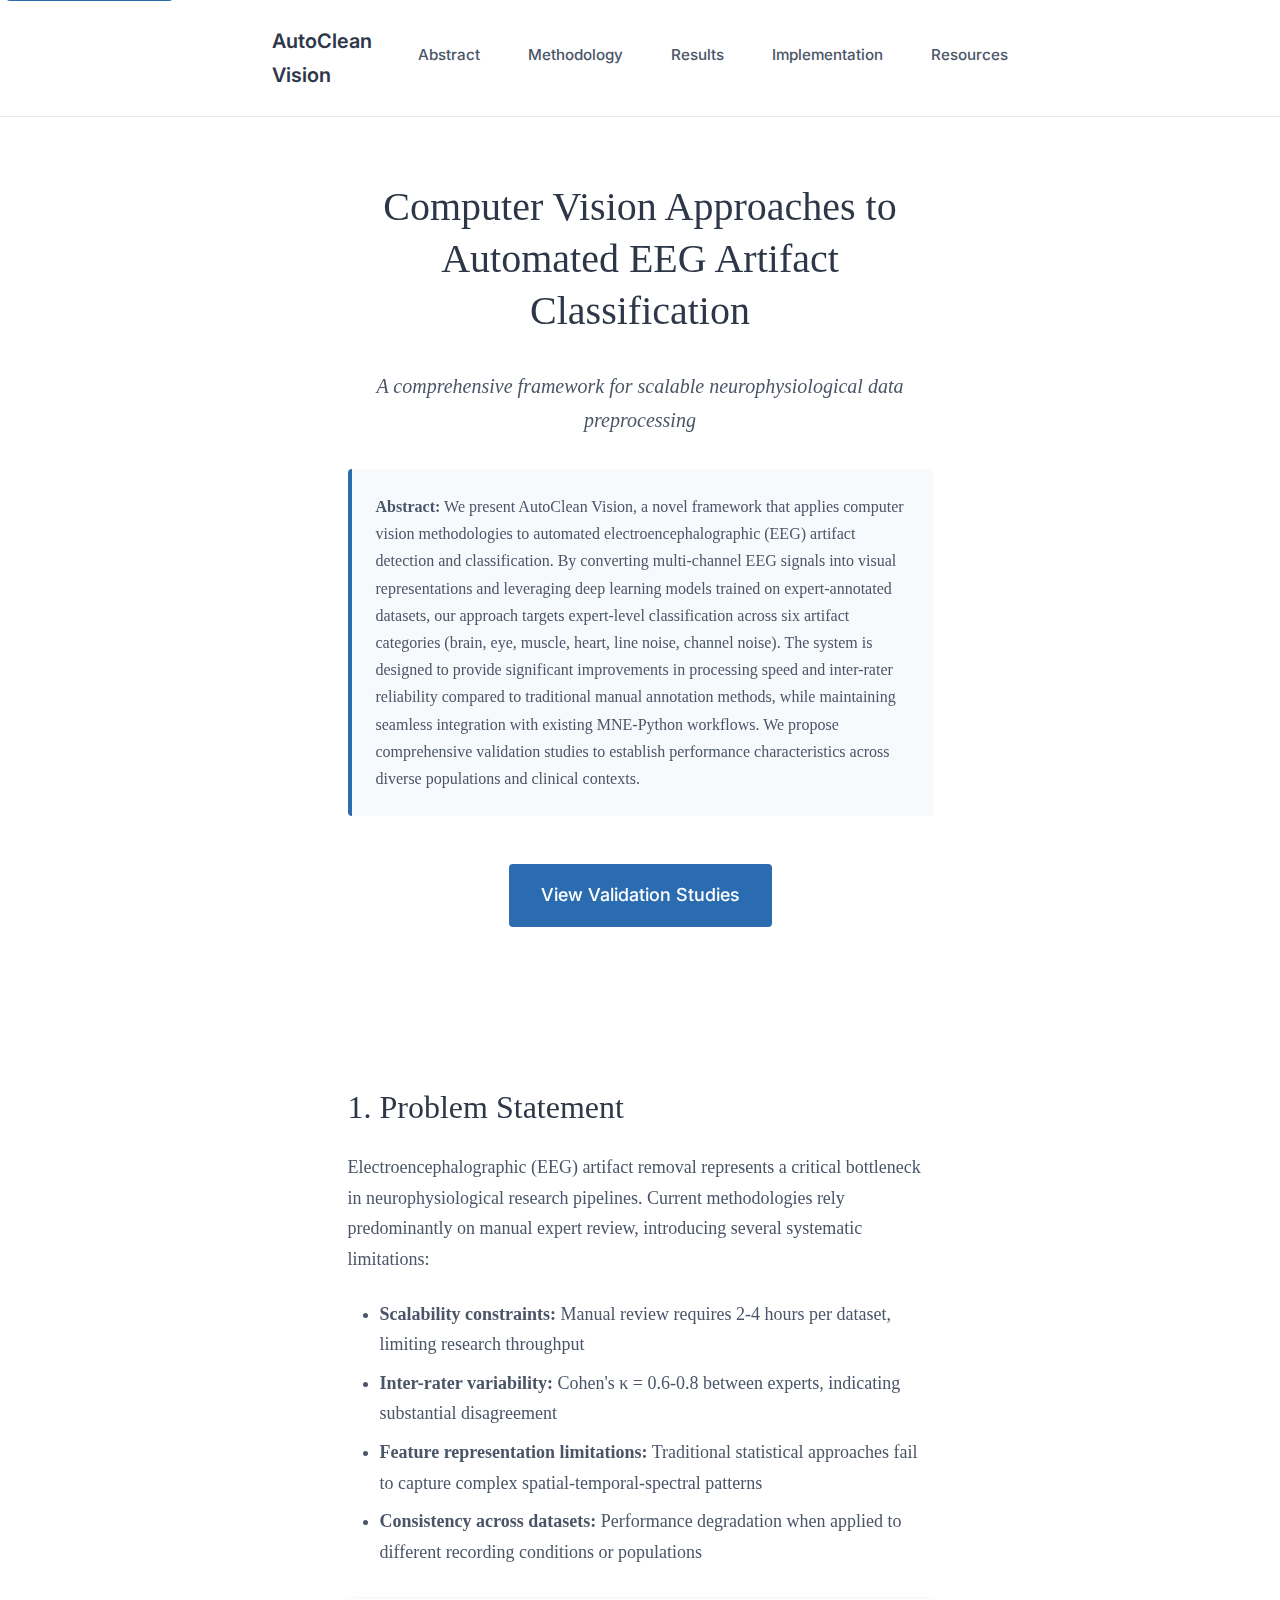
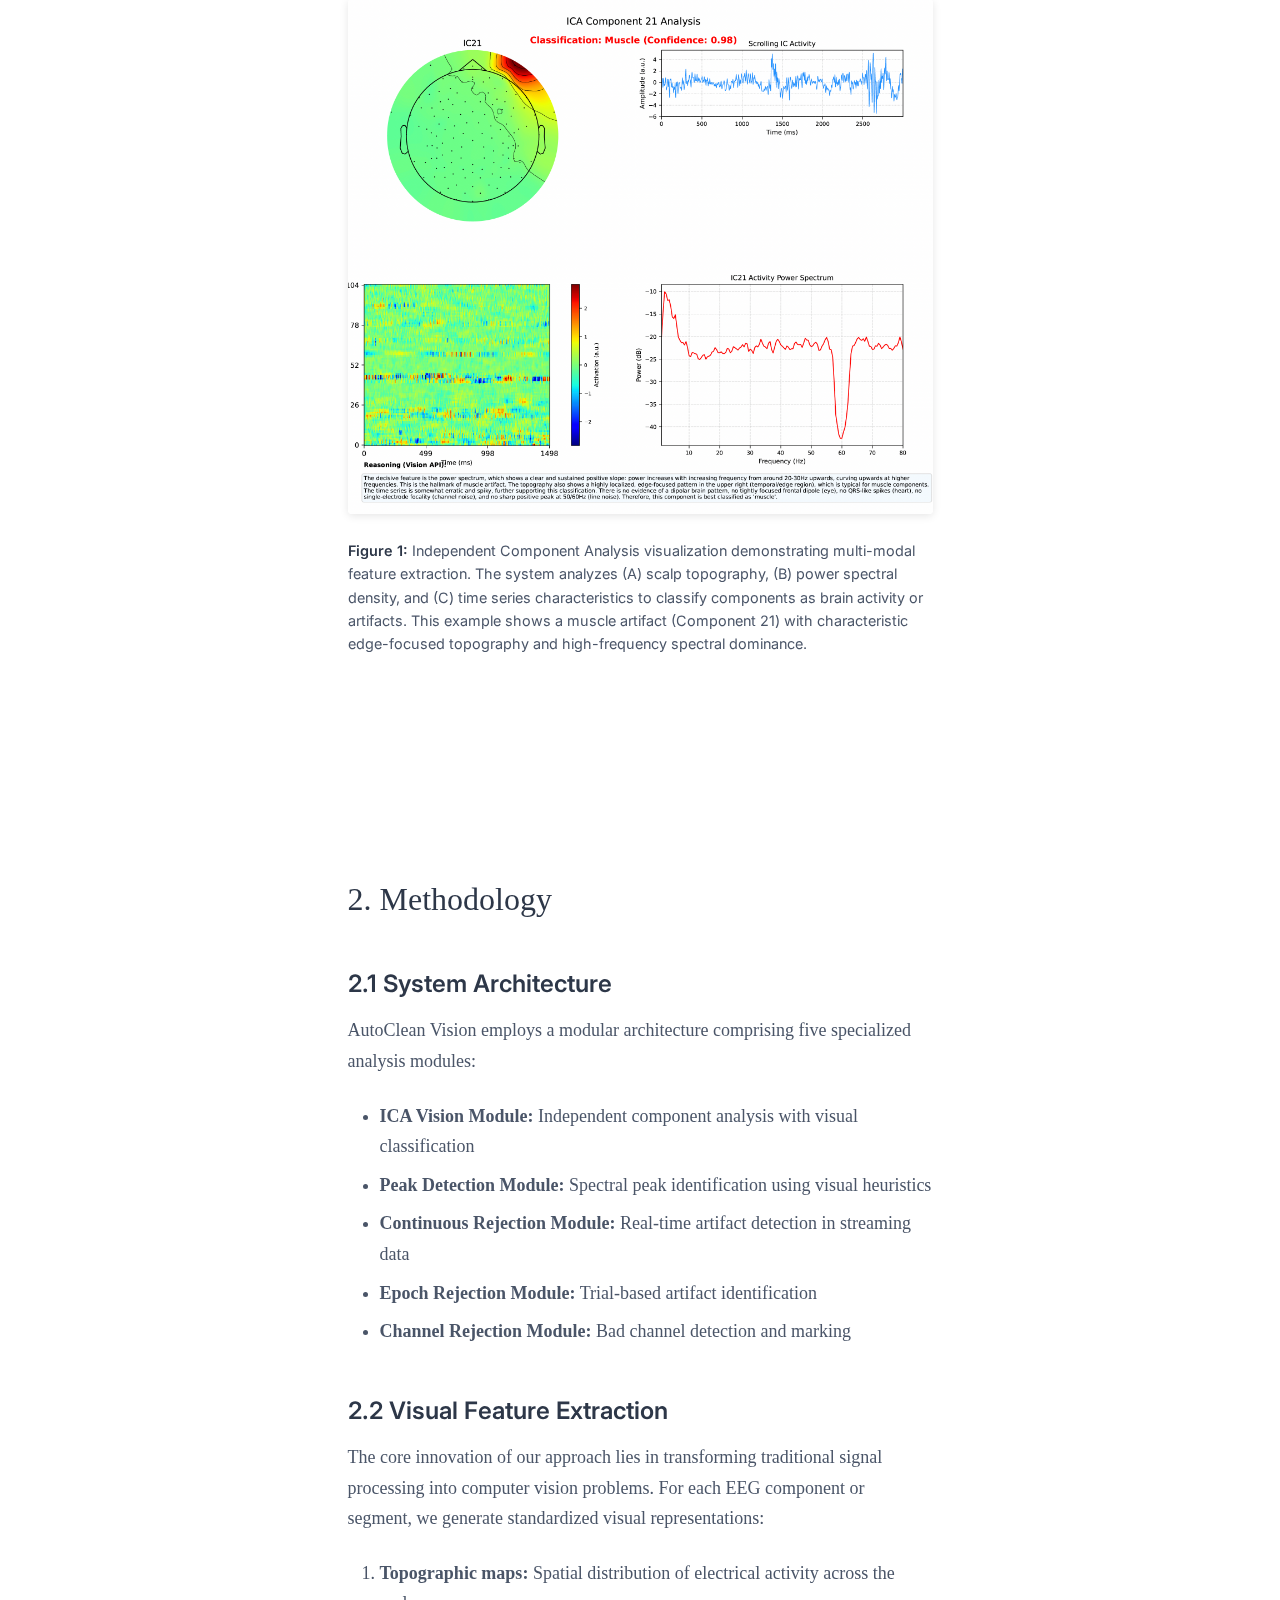
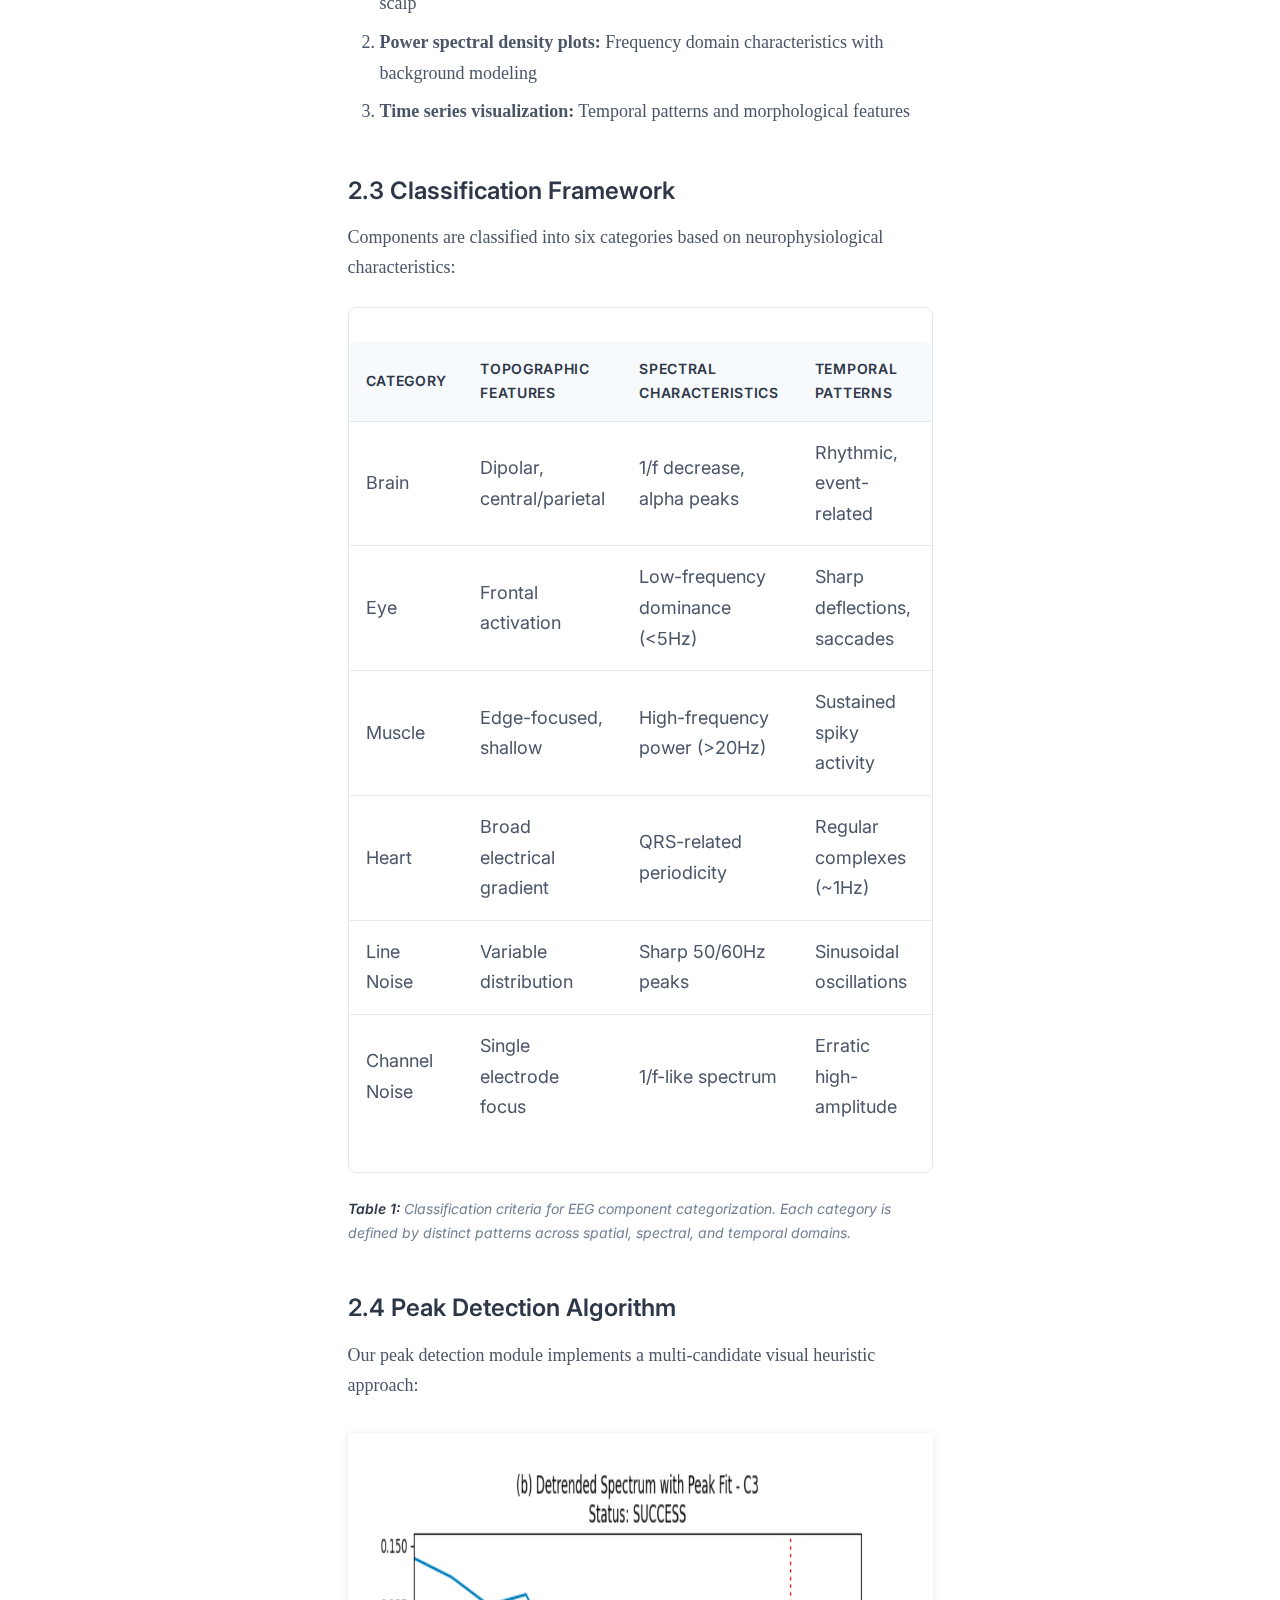
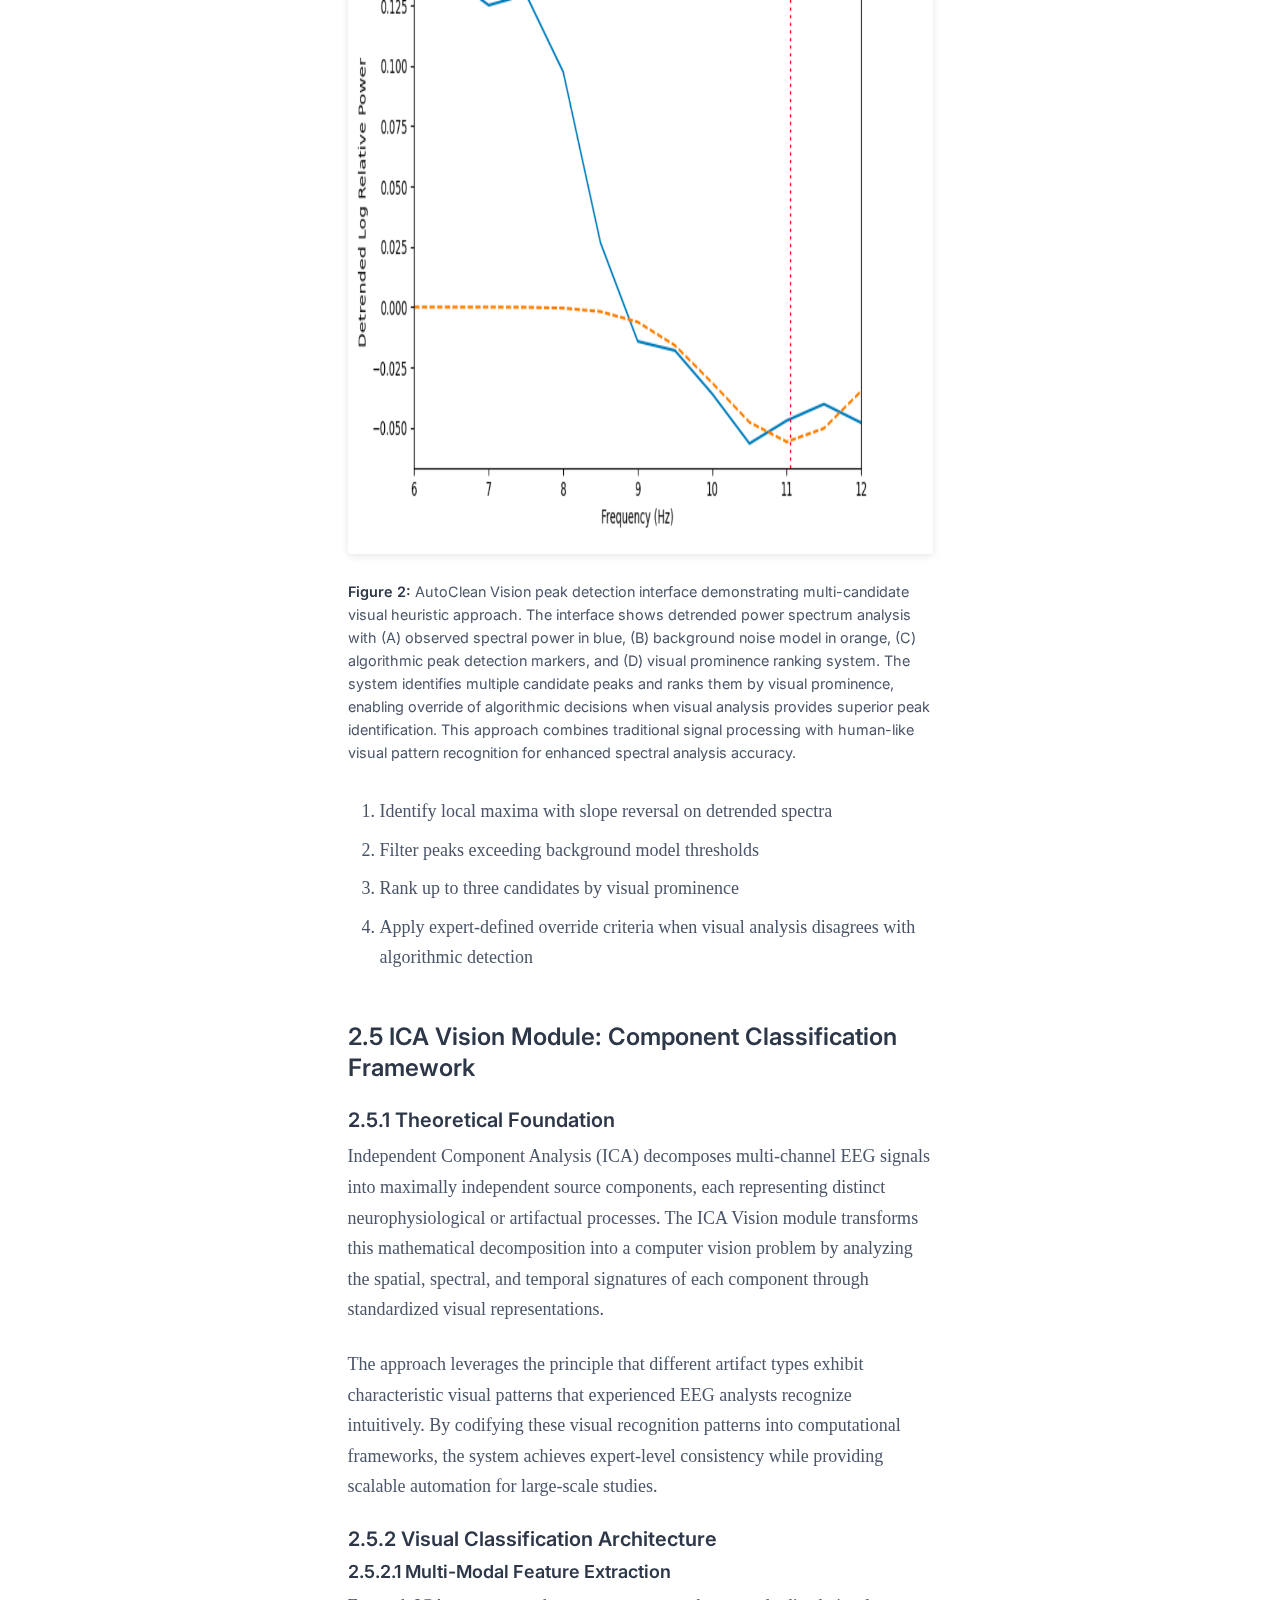
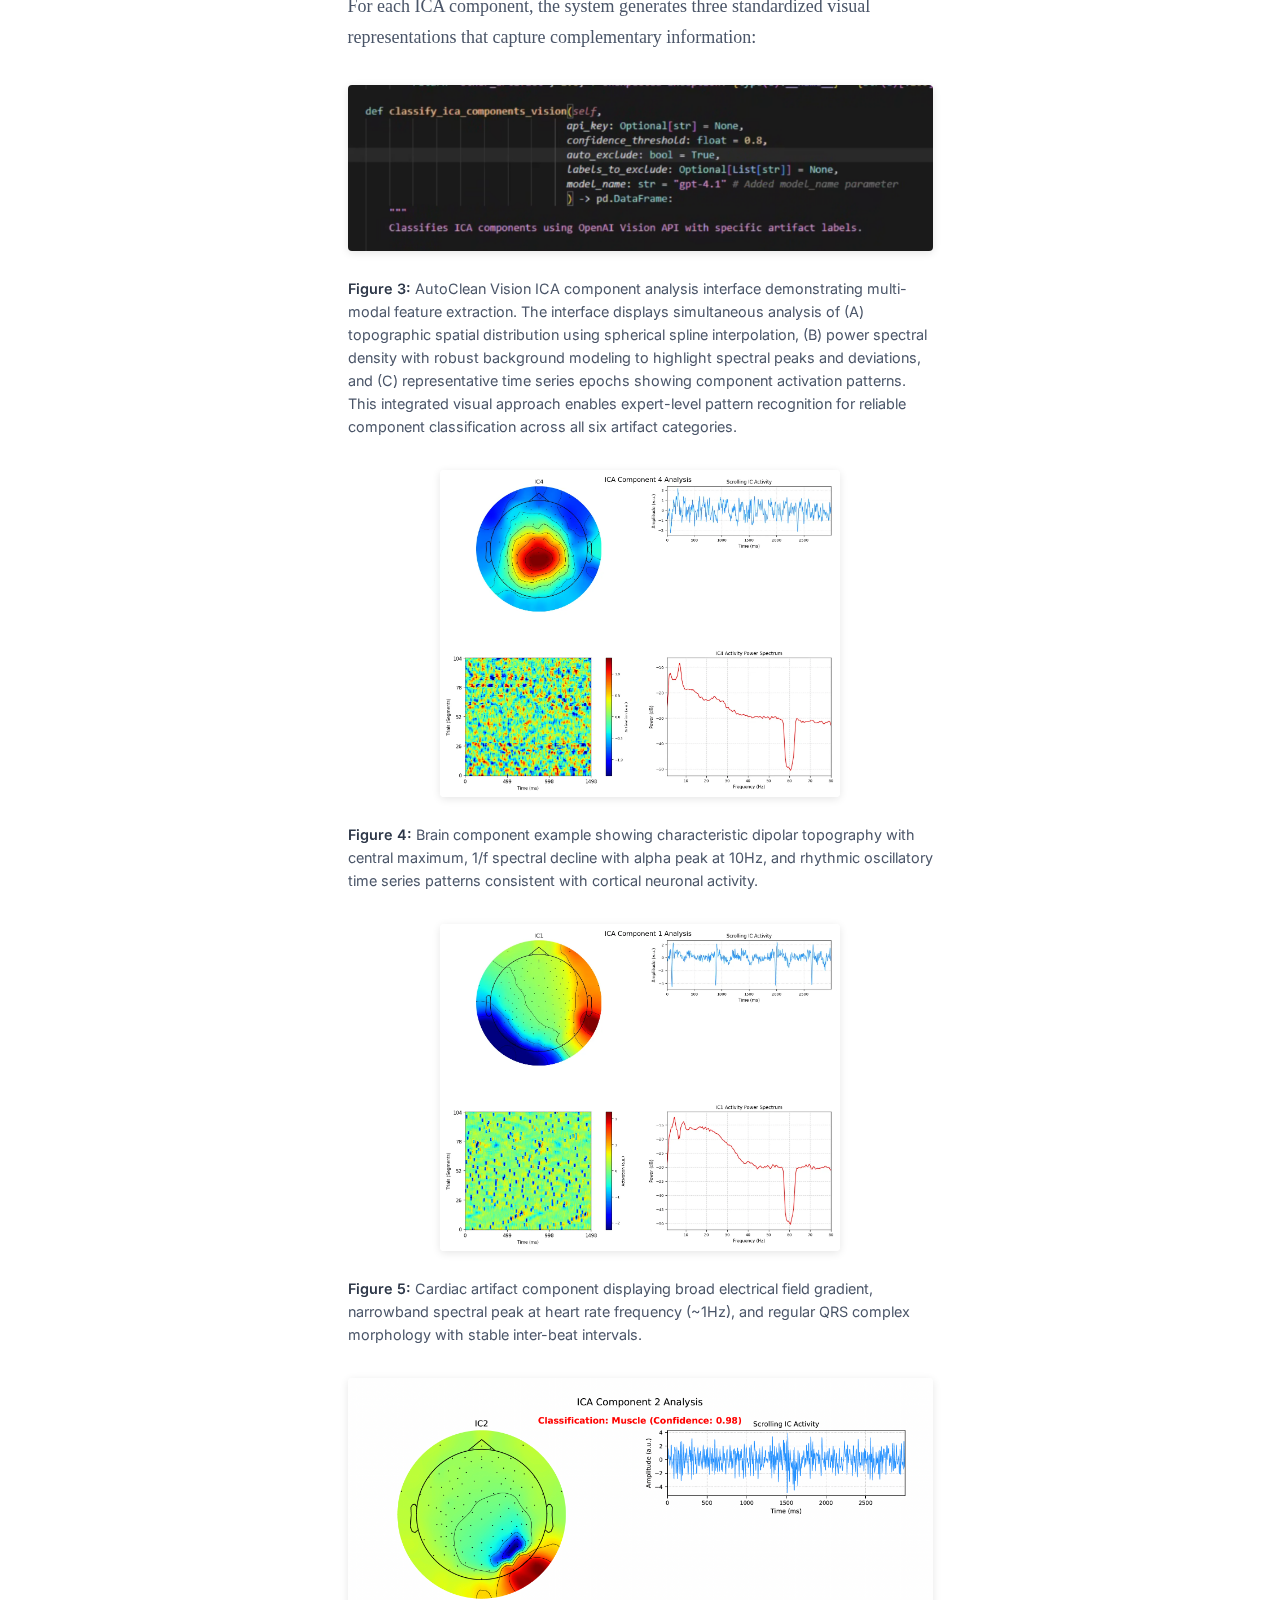
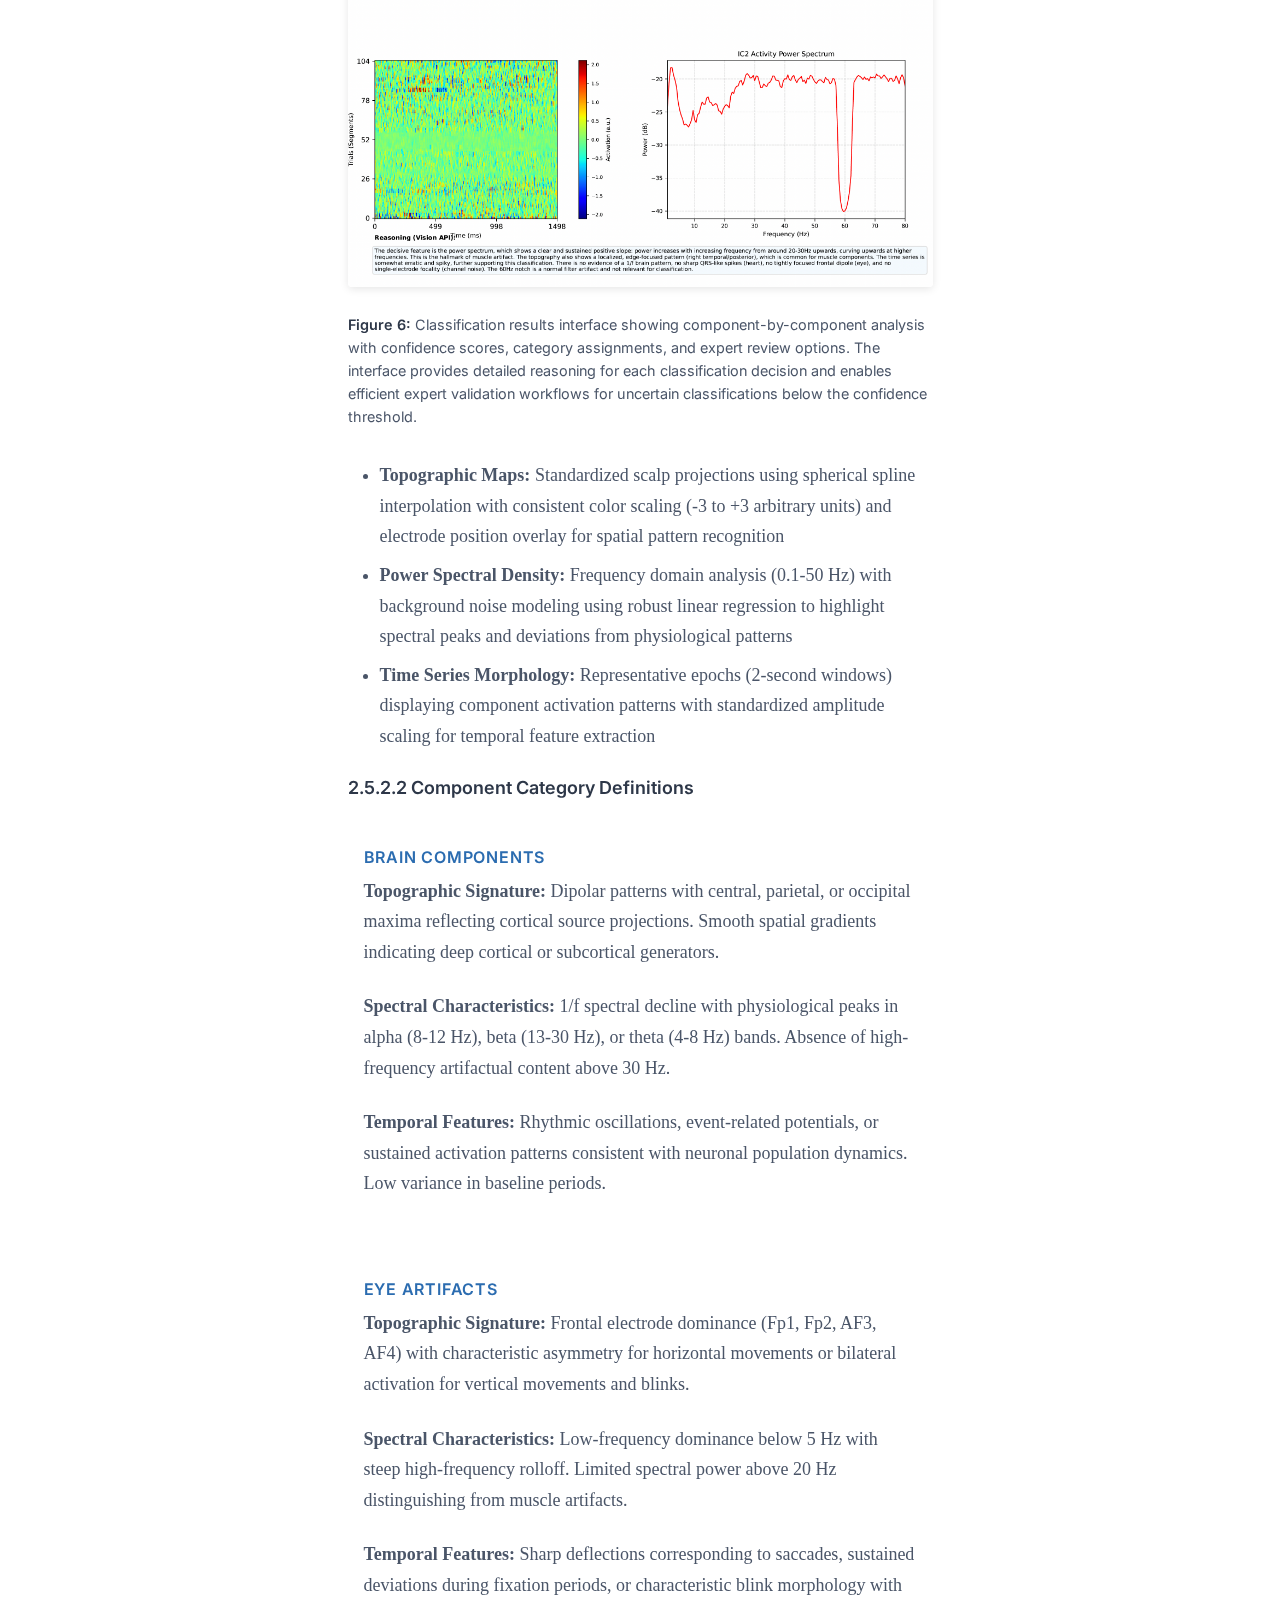
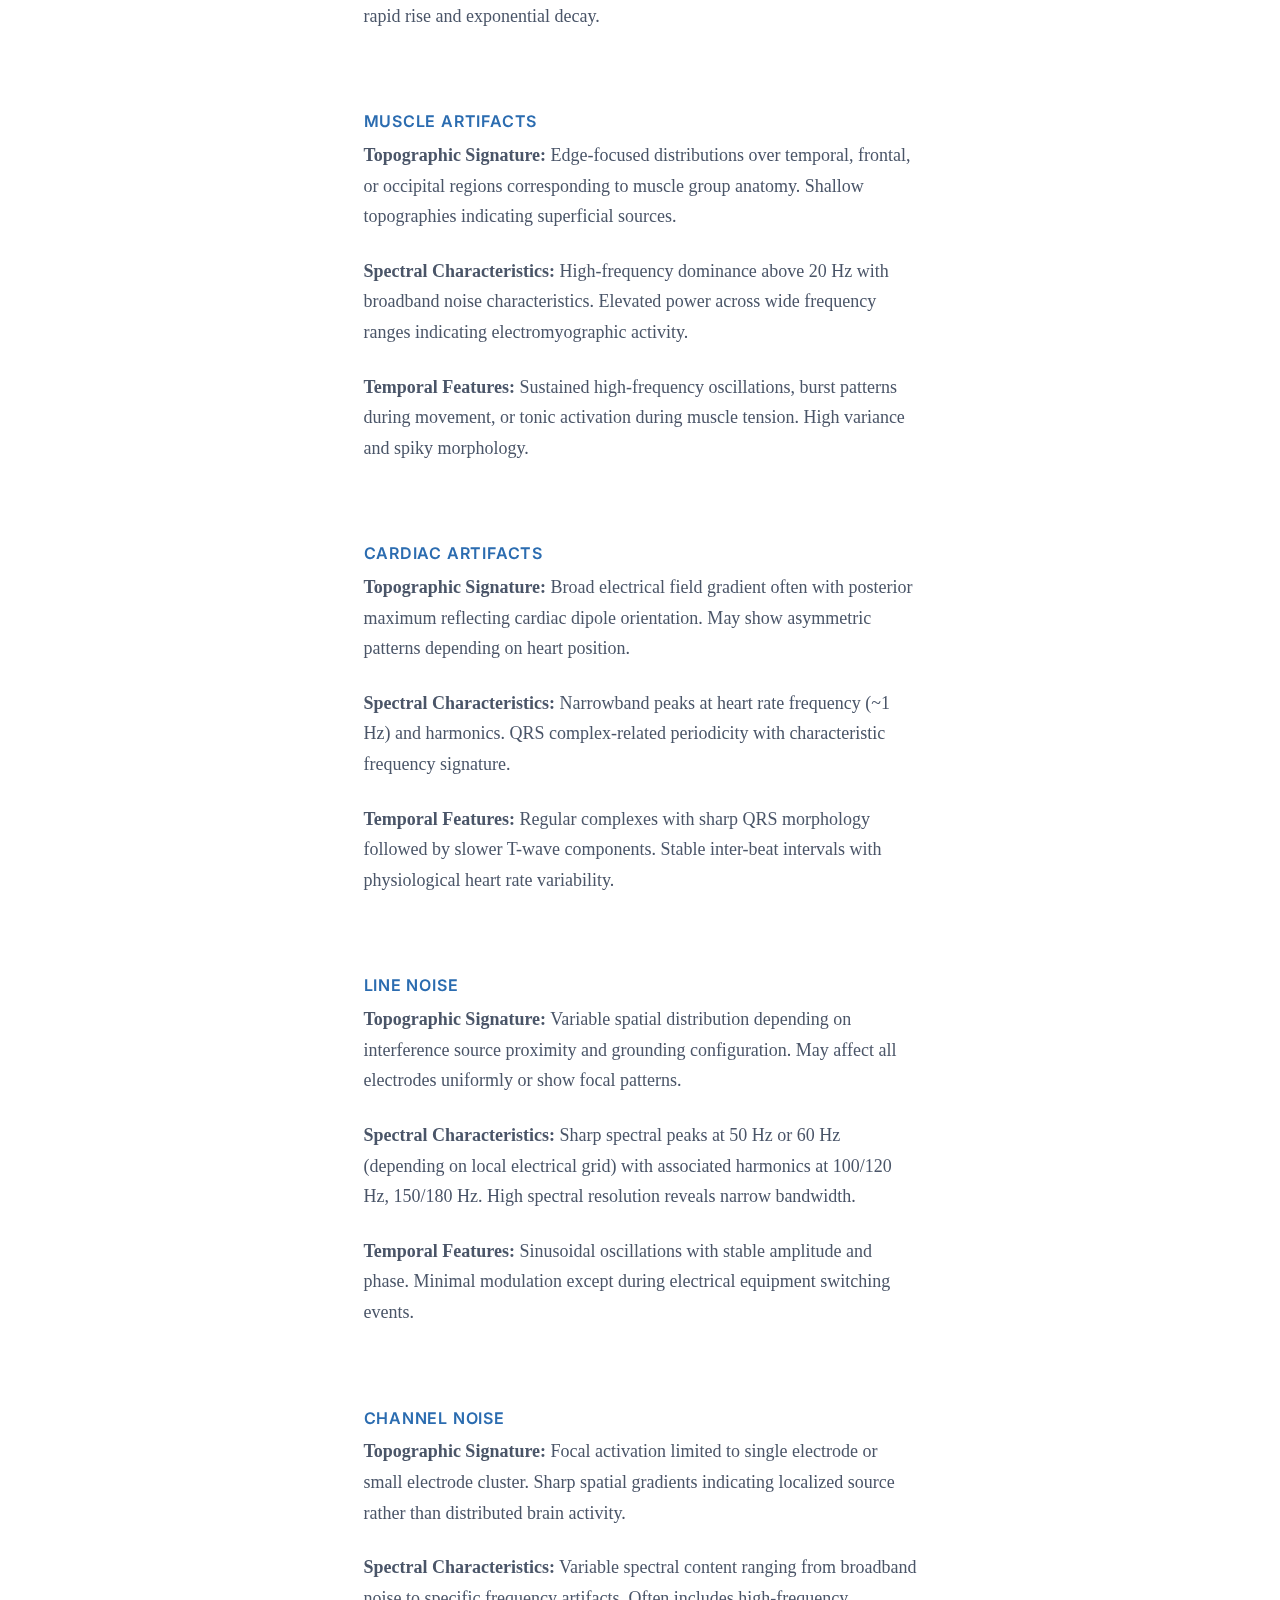
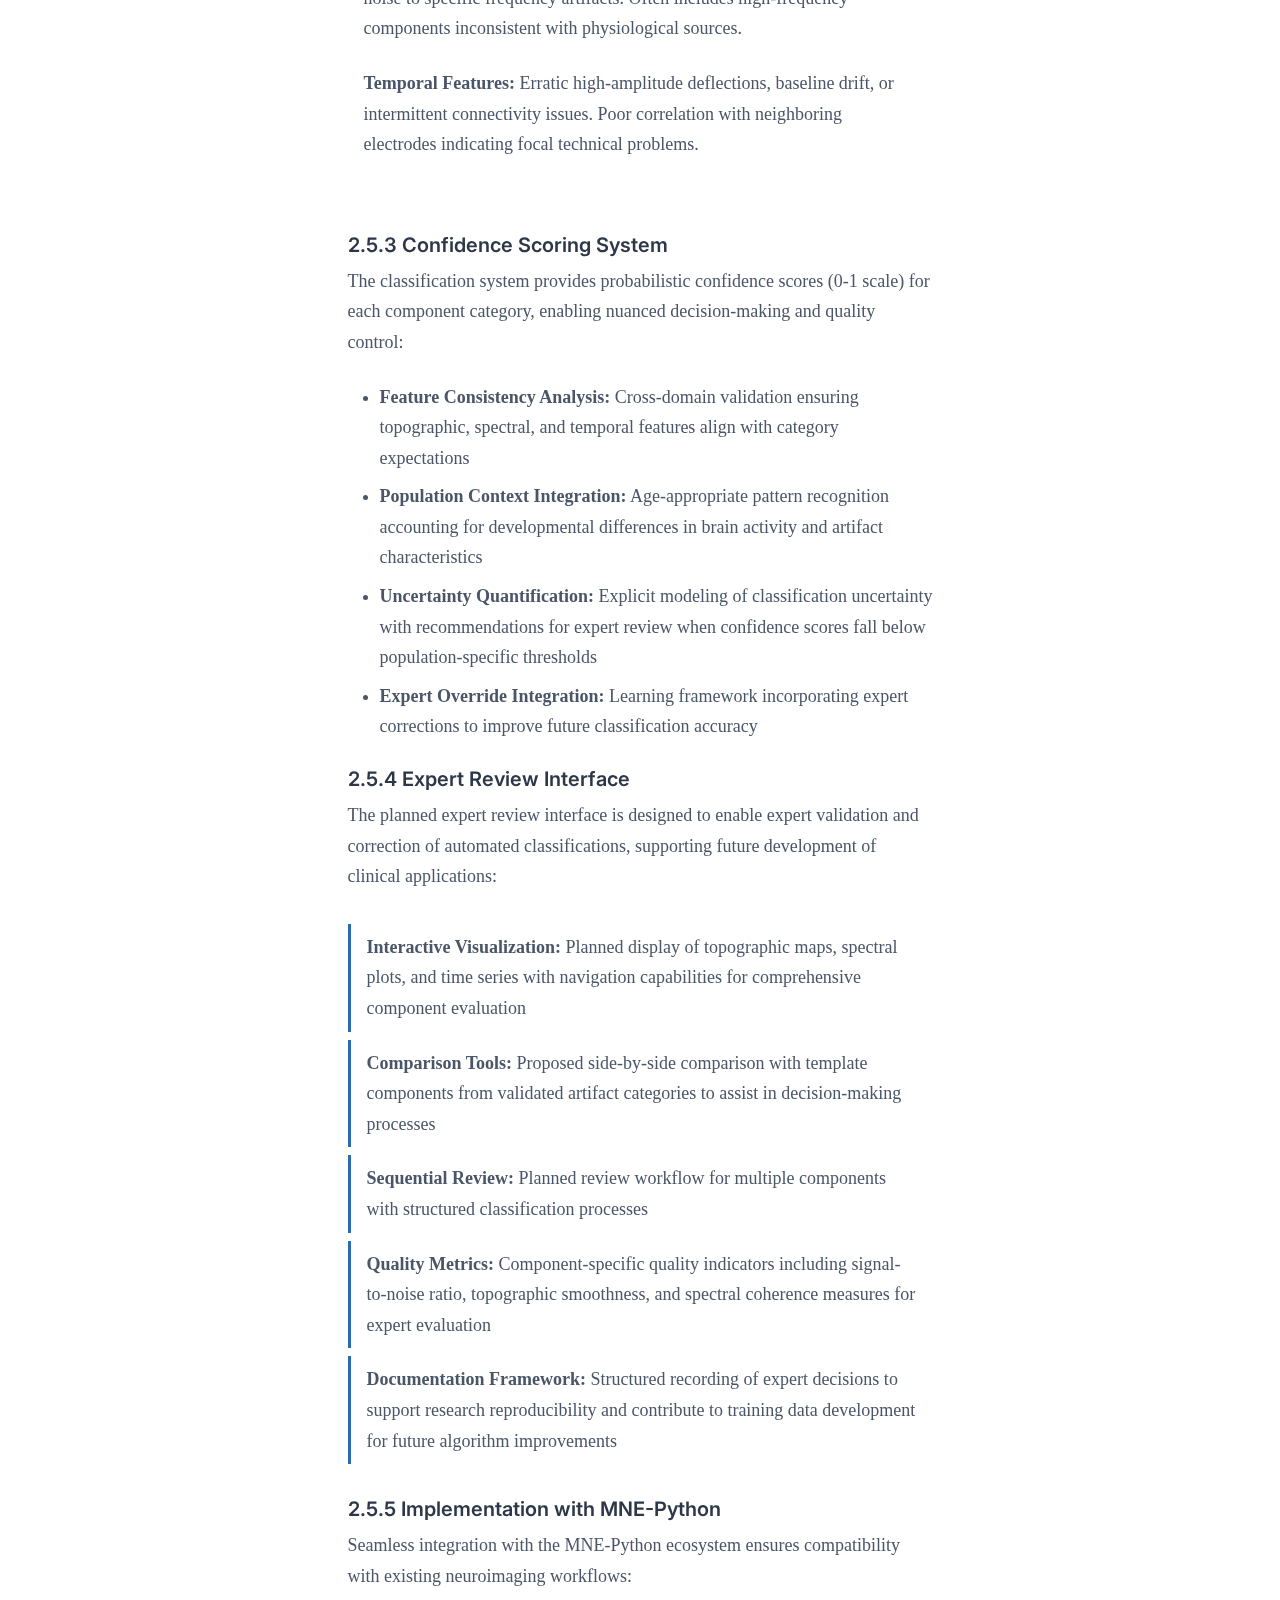
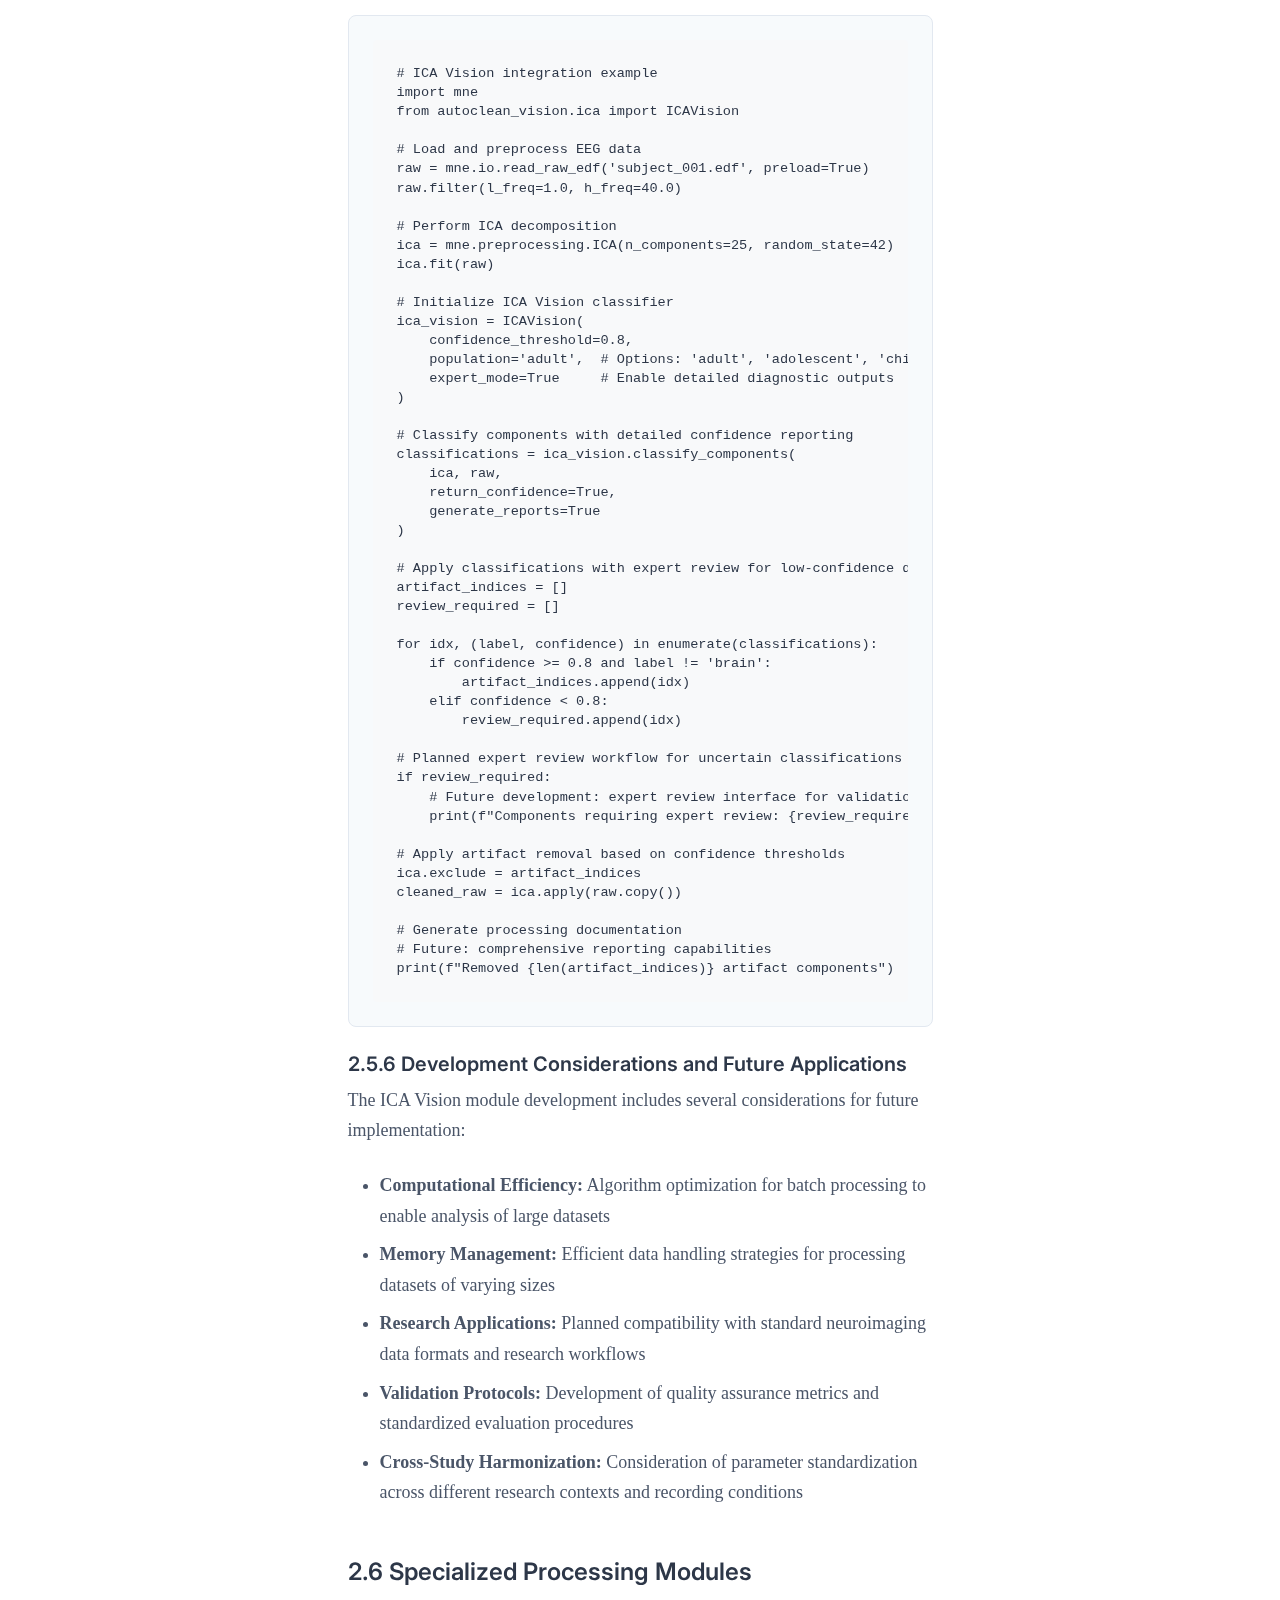
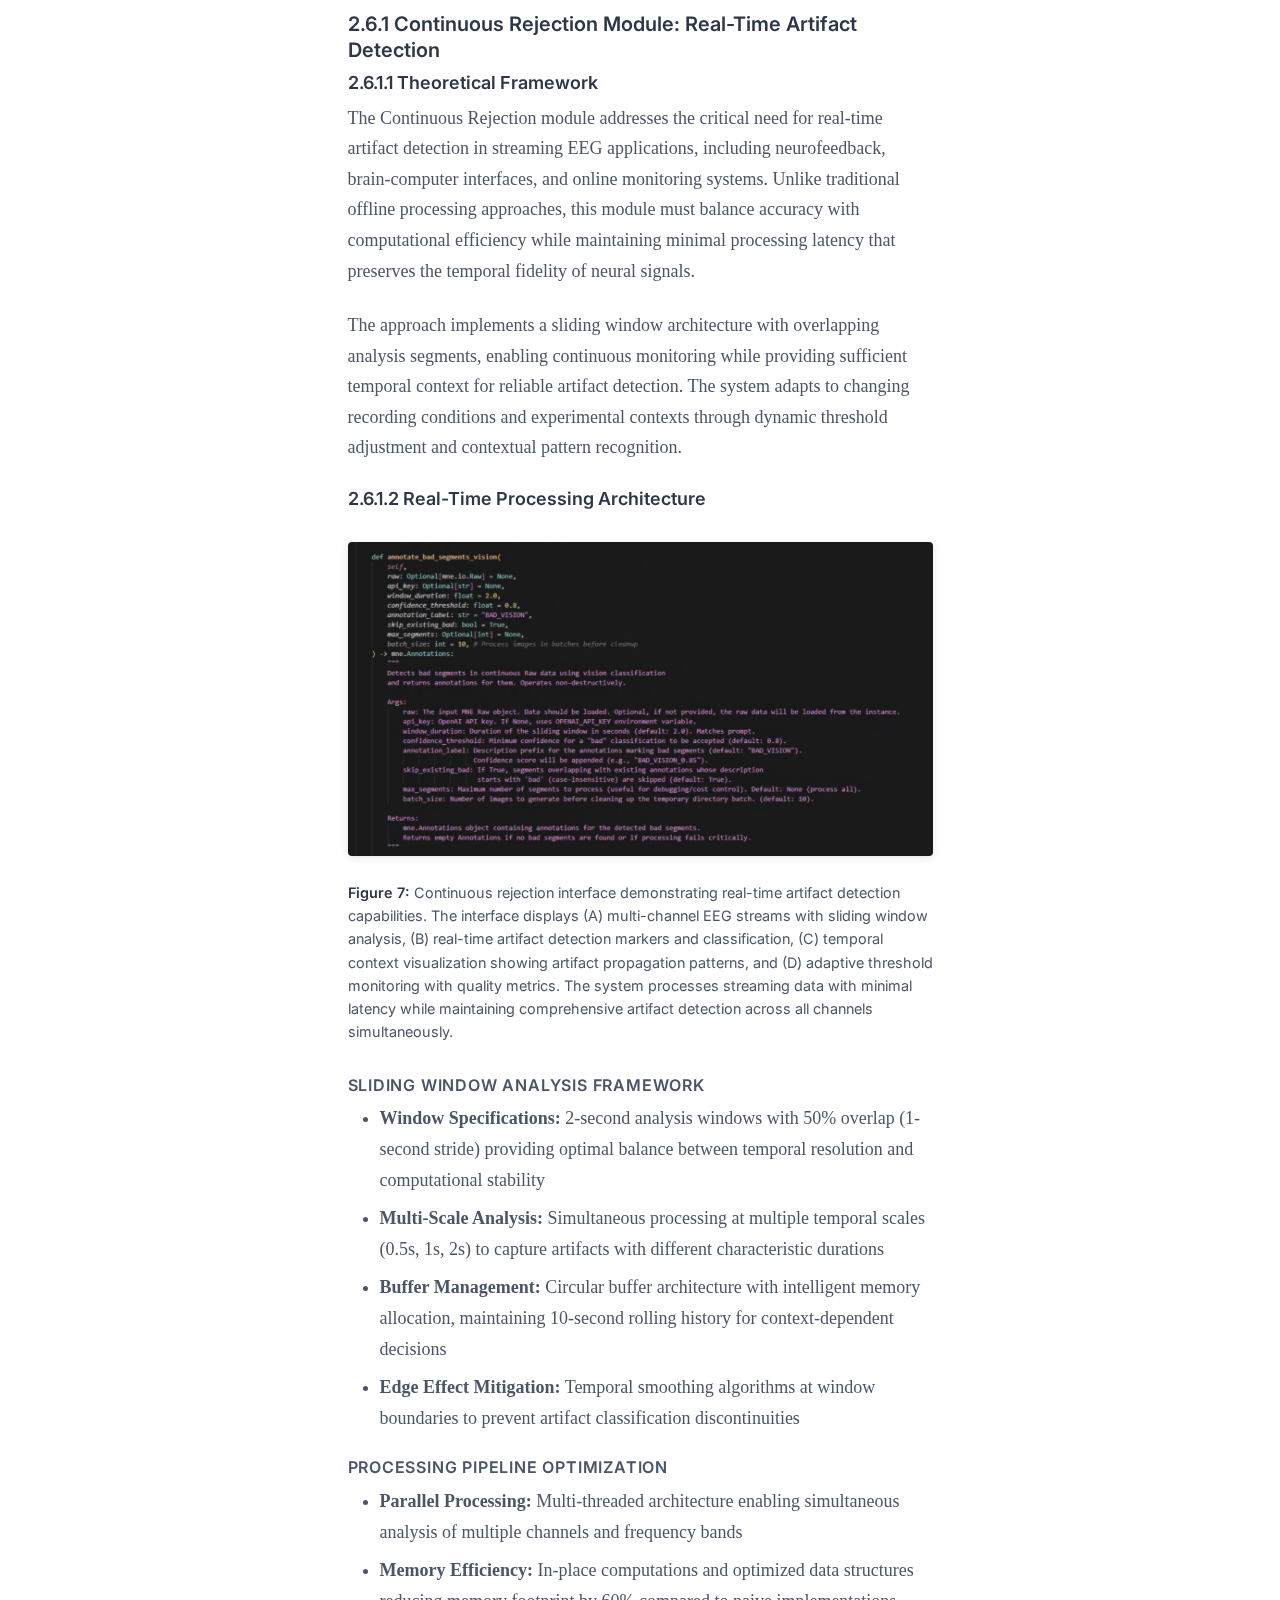
<file: index-academic.html>
<!DOCTYPE html>
<html lang="en">
<head>
    <meta charset="UTF-8">
    <meta name="viewport" content="width=device-width, initial-scale=1.0">
    <title>Computer Vision Approaches to Automated EEG Artifact Classification</title>
    <meta name="description" content="AutoClean Vision: A comprehensive framework for automated EEG artifact detection using computer vision and deep learning methodologies.">
    <meta name="keywords" content="EEG, artifact detection, computer vision, machine learning, neuroscience, signal processing">
    <meta name="author" content="AutoClean Vision Research Team">
    
    <!-- Academic Meta Tags -->
    <meta name="citation_title" content="Computer Vision Approaches to Automated EEG Artifact Classification">
    <meta name="citation_authors" content="AutoClean Vision Research Team">
    <meta name="citation_publication_date" content="2025">
    <meta name="citation_journal_title" content="AutoClean Vision Technical Documentation">
    
    <!-- Fonts -->
    <link rel="preconnect" href="https://fonts.googleapis.com">
    <link rel="preconnect" href="https://fonts.gstatic.com" crossorigin>
    <link href="https://fonts.googleapis.com/css2?family=Inter:wght@400;500;600&display=swap" rel="stylesheet">
    
    <link rel="stylesheet" href="styles-academic.css">
</head>
<body>
    <!-- Skip Links for Accessibility -->
    <a href="#main-content" class="skip-links">Skip to main content</a>
    
    <!-- Academic Navigation -->
    <nav class="navbar" role="navigation" aria-label="Main navigation">
        <div class="nav-container">
            <div class="nav-brand">AutoClean Vision</div>
            <ul class="nav-menu">
                <li><a href="#abstract" class="nav-link">Abstract</a></li>
                <li><a href="#methodology" class="nav-link">Methodology</a></li>
                <li><a href="#results" class="nav-link">Results</a></li>
                <li><a href="#implementation" class="nav-link">Implementation</a></li>
                <li><a href="#resources" class="nav-link">Resources</a></li>
            </ul>
        </div>
    </nav>

    <!-- Academic Hero Section -->
    <header class="hero" role="banner">
        <div class="container">
            <div class="hero-content">
                <h1>Computer Vision Approaches to Automated EEG Artifact Classification</h1>
                <p class="hero-subtitle">A comprehensive framework for scalable neurophysiological data preprocessing</p>
                
                <!-- Abstract -->
                <div class="hero-abstract">
                    <strong>Abstract:</strong> We present AutoClean Vision, a novel framework that applies computer vision methodologies to automated electroencephalographic (EEG) artifact detection and classification. By converting multi-channel EEG signals into visual representations and leveraging deep learning models trained on expert-annotated datasets, our approach targets expert-level classification across six artifact categories (brain, eye, muscle, heart, line noise, channel noise). The system is designed to provide significant improvements in processing speed and inter-rater reliability compared to traditional manual annotation methods, while maintaining seamless integration with existing MNE-Python workflows. We propose comprehensive validation studies to establish performance characteristics across diverse populations and clinical contexts.
                </div>
                
                <div class="hero-cta">
                    <a href="#results" class="cta-primary">View Validation Studies</a>
                </div>
            </div>
        </div>
    </header>

    <main role="main" id="main-content">
        <!-- Problem Statement -->
        <section id="problem" class="academic-section">
            <div class="container">
                <div class="content-width">
                    <h2>1. Problem Statement</h2>
                    <p>Electroencephalographic (EEG) artifact removal represents a critical bottleneck in neurophysiological research pipelines. Current methodologies rely predominantly on manual expert review, introducing several systematic limitations:</p>
                    
                    <ul>
                        <li><strong>Scalability constraints:</strong> Manual review requires 2-4 hours per dataset, limiting research throughput</li>
                        <li><strong>Inter-rater variability:</strong> Cohen's κ = 0.6-0.8 between experts, indicating substantial disagreement</li>
                        <li><strong>Feature representation limitations:</strong> Traditional statistical approaches fail to capture complex spatial-temporal-spectral patterns</li>
                        <li><strong>Consistency across datasets:</strong> Performance degradation when applied to different recording conditions or populations</li>
                    </ul>
                    
                    <div class="academic-figure">
                        <img src="assets/images/ica/CleanShot 2025-05-22 at 09.42.08@2x.png" alt="AutoClean Vision ICA component analysis showing real interface with topography, power spectrum, and time series" width="600" height="400">
                        <div class="figure-caption">
                            <strong>Figure 1:</strong> Independent Component Analysis visualization demonstrating multi-modal feature extraction. The system analyzes (A) scalp topography, (B) power spectral density, and (C) time series characteristics to classify components as brain activity or artifacts. This example shows a muscle artifact (Component 21) with characteristic edge-focused topography and high-frequency spectral dominance.
                        </div>
                    </div>
                </div>
            </div>
        </section>

        <!-- Methodology -->
        <section id="methodology" class="academic-section">
            <div class="container">
                <div class="content-width">
                    <h2>2. Methodology</h2>
                    
                    <h3>2.1 System Architecture</h3>
                    <p>AutoClean Vision employs a modular architecture comprising five specialized analysis modules:</p>
                    
                    <ul>
                        <li><strong>ICA Vision Module:</strong> Independent component analysis with visual classification</li>
                        <li><strong>Peak Detection Module:</strong> Spectral peak identification using visual heuristics</li>
                        <li><strong>Continuous Rejection Module:</strong> Real-time artifact detection in streaming data</li>
                        <li><strong>Epoch Rejection Module:</strong> Trial-based artifact identification</li>
                        <li><strong>Channel Rejection Module:</strong> Bad channel detection and marking</li>
                    </ul>
                    
                    <h3>2.2 Visual Feature Extraction</h3>
                    <p>The core innovation of our approach lies in transforming traditional signal processing into computer vision problems. For each EEG component or segment, we generate standardized visual representations:</p>
                    
                    <ol>
                        <li><strong>Topographic maps:</strong> Spatial distribution of electrical activity across the scalp</li>
                        <li><strong>Power spectral density plots:</strong> Frequency domain characteristics with background modeling</li>
                        <li><strong>Time series visualization:</strong> Temporal patterns and morphological features</li>
                    </ol>
                    
                    <h3>2.3 Classification Framework</h3>
                    <p>Components are classified into six categories based on neurophysiological characteristics:</p>
                    
                    <table class="academic-table">
                        <thead>
                            <tr>
                                <th>Category</th>
                                <th>Topographic Features</th>
                                <th>Spectral Characteristics</th>
                                <th>Temporal Patterns</th>
                            </tr>
                        </thead>
                        <tbody>
                            <tr>
                                <td>Brain</td>
                                <td>Dipolar, central/parietal</td>
                                <td>1/f decrease, alpha peaks</td>
                                <td>Rhythmic, event-related</td>
                            </tr>
                            <tr>
                                <td>Eye</td>
                                <td>Frontal activation</td>
                                <td>Low-frequency dominance (&lt;5Hz)</td>
                                <td>Sharp deflections, saccades</td>
                            </tr>
                            <tr>
                                <td>Muscle</td>
                                <td>Edge-focused, shallow</td>
                                <td>High-frequency power (&gt;20Hz)</td>
                                <td>Sustained spiky activity</td>
                            </tr>
                            <tr>
                                <td>Heart</td>
                                <td>Broad electrical gradient</td>
                                <td>QRS-related periodicity</td>
                                <td>Regular complexes (~1Hz)</td>
                            </tr>
                            <tr>
                                <td>Line Noise</td>
                                <td>Variable distribution</td>
                                <td>Sharp 50/60Hz peaks</td>
                                <td>Sinusoidal oscillations</td>
                            </tr>
                            <tr>
                                <td>Channel Noise</td>
                                <td>Single electrode focus</td>
                                <td>1/f-like spectrum</td>
                                <td>Erratic high-amplitude</td>
                            </tr>
                        </tbody>
                    </table>
                    <div class="table-caption">
                        <strong>Table 1:</strong> Classification criteria for EEG component categorization. Each category is defined by distinct patterns across spatial, spectral, and temporal domains.
                    </div>
                    
                    <h3>2.4 Peak Detection Algorithm</h3>
                    <p>Our peak detection module implements a multi-candidate visual heuristic approach:</p>
                    
                    <div class="academic-figure">
                        <img src="assets/images/peaks/CleanShot 2025-04-30 at 16.38.26@2x.png" alt="AutoClean Vision peak detection interface showing multi-candidate visual heuristic analysis" width="800" height="600">
                        <div class="figure-caption">
                            <strong>Figure 2:</strong> AutoClean Vision peak detection interface demonstrating multi-candidate visual heuristic approach. The interface shows detrended power spectrum analysis with (A) observed spectral power in blue, (B) background noise model in orange, (C) algorithmic peak detection markers, and (D) visual prominence ranking system. The system identifies multiple candidate peaks and ranks them by visual prominence, enabling override of algorithmic decisions when visual analysis provides superior peak identification. This approach combines traditional signal processing with human-like visual pattern recognition for enhanced spectral analysis accuracy.
                        </div>
                    </div>
                    
                    <ol>
                        <li>Identify local maxima with slope reversal on detrended spectra</li>
                        <li>Filter peaks exceeding background model thresholds</li>
                        <li>Rank up to three candidates by visual prominence</li>
                        <li>Apply expert-defined override criteria when visual analysis disagrees with algorithmic detection</li>
                    </ol>
                    
                    <h3>2.5 ICA Vision Module: Component Classification Framework</h3>
                    
                    <h4>2.5.1 Theoretical Foundation</h4>
                    <p>Independent Component Analysis (ICA) decomposes multi-channel EEG signals into maximally independent source components, each representing distinct neurophysiological or artifactual processes. The ICA Vision module transforms this mathematical decomposition into a computer vision problem by analyzing the spatial, spectral, and temporal signatures of each component through standardized visual representations.</p>
                    
                    <p>The approach leverages the principle that different artifact types exhibit characteristic visual patterns that experienced EEG analysts recognize intuitively. By codifying these visual recognition patterns into computational frameworks, the system achieves expert-level consistency while providing scalable automation for large-scale studies.</p>
                    
                    <h4>2.5.2 Visual Classification Architecture</h4>
                    
                    <h5>2.5.2.1 Multi-Modal Feature Extraction</h5>
                    <p>For each ICA component, the system generates three standardized visual representations that capture complementary information:</p>
                    
                    <div class="academic-figure">
                        <img src="assets/images/ica/CleanShot 2025-05-22 at 09.06.16@2x.png" alt="AutoClean Vision ICA component analysis interface showing multi-modal feature extraction" width="800" height="600">
                        <div class="figure-caption">
                            <strong>Figure 3:</strong> AutoClean Vision ICA component analysis interface demonstrating multi-modal feature extraction. The interface displays simultaneous analysis of (A) topographic spatial distribution using spherical spline interpolation, (B) power spectral density with robust background modeling to highlight spectral peaks and deviations, and (C) representative time series epochs showing component activation patterns. This integrated visual approach enables expert-level pattern recognition for reliable component classification across all six artifact categories.
                        </div>
                    </div>
                    
                    <div class="module-figure-gallery">
                        <div class="academic-figure">
                            <img src="assets/images/ica/brain_component.webp" alt="Example of brain component classification showing dipolar topography and physiological spectrum" width="400" height="300">
                            <div class="figure-caption">
                                <strong>Figure 4:</strong> Brain component example showing characteristic dipolar topography with central maximum, 1/f spectral decline with alpha peak at 10Hz, and rhythmic oscillatory time series patterns consistent with cortical neuronal activity.
                            </div>
                        </div>
                        
                        <div class="academic-figure">
                            <img src="assets/images/ica/heart_rate.webp" alt="Example of cardiac artifact component showing QRS-like patterns and heart rate frequency" width="400" height="300">
                            <div class="figure-caption">
                                <strong>Figure 5:</strong> Cardiac artifact component displaying broad electrical field gradient, narrowband spectral peak at heart rate frequency (~1Hz), and regular QRS complex morphology with stable inter-beat intervals.
                            </div>
                        </div>
                    </div>
                    
                    <div class="academic-figure">
                        <img src="assets/images/ica/CleanShot 2025-05-22 at 09.42.24@2x.png" alt="ICA component classification results interface showing confidence scores and expert review options" width="800" height="500">
                        <div class="figure-caption">
                            <strong>Figure 6:</strong> Classification results interface showing component-by-component analysis with confidence scores, category assignments, and expert review options. The interface provides detailed reasoning for each classification decision and enables efficient expert validation workflows for uncertain classifications below the confidence threshold.
                        </div>
                    </div>
                    
                    <ul>
                        <li><strong>Topographic Maps:</strong> Standardized scalp projections using spherical spline interpolation with consistent color scaling (-3 to +3 arbitrary units) and electrode position overlay for spatial pattern recognition</li>
                        <li><strong>Power Spectral Density:</strong> Frequency domain analysis (0.1-50 Hz) with background noise modeling using robust linear regression to highlight spectral peaks and deviations from physiological patterns</li>
                        <li><strong>Time Series Morphology:</strong> Representative epochs (2-second windows) displaying component activation patterns with standardized amplitude scaling for temporal feature extraction</li>
                    </ul>
                    
                    <h5>2.5.2.2 Component Category Definitions</h5>
                    
                    <div class="component-categories">
                        <div class="category-detail">
                            <h6>Brain Components</h6>
                            <p><strong>Topographic Signature:</strong> Dipolar patterns with central, parietal, or occipital maxima reflecting cortical source projections. Smooth spatial gradients indicating deep cortical or subcortical generators.</p>
                            <p><strong>Spectral Characteristics:</strong> 1/f spectral decline with physiological peaks in alpha (8-12 Hz), beta (13-30 Hz), or theta (4-8 Hz) bands. Absence of high-frequency artifactual content above 30 Hz.</p>
                            <p><strong>Temporal Features:</strong> Rhythmic oscillations, event-related potentials, or sustained activation patterns consistent with neuronal population dynamics. Low variance in baseline periods.</p>
                        </div>
                        
                        <div class="category-detail">
                            <h6>Eye Artifacts</h6>
                            <p><strong>Topographic Signature:</strong> Frontal electrode dominance (Fp1, Fp2, AF3, AF4) with characteristic asymmetry for horizontal movements or bilateral activation for vertical movements and blinks.</p>
                            <p><strong>Spectral Characteristics:</strong> Low-frequency dominance below 5 Hz with steep high-frequency rolloff. Limited spectral power above 20 Hz distinguishing from muscle artifacts.</p>
                            <p><strong>Temporal Features:</strong> Sharp deflections corresponding to saccades, sustained deviations during fixation periods, or characteristic blink morphology with rapid rise and exponential decay.</p>
                        </div>
                        
                        <div class="category-detail">
                            <h6>Muscle Artifacts</h6>
                            <p><strong>Topographic Signature:</strong> Edge-focused distributions over temporal, frontal, or occipital regions corresponding to muscle group anatomy. Shallow topographies indicating superficial sources.</p>
                            <p><strong>Spectral Characteristics:</strong> High-frequency dominance above 20 Hz with broadband noise characteristics. Elevated power across wide frequency ranges indicating electromyographic activity.</p>
                            <p><strong>Temporal Features:</strong> Sustained high-frequency oscillations, burst patterns during movement, or tonic activation during muscle tension. High variance and spiky morphology.</p>
                        </div>
                        
                        <div class="category-detail">
                            <h6>Cardiac Artifacts</h6>
                            <p><strong>Topographic Signature:</strong> Broad electrical field gradient often with posterior maximum reflecting cardiac dipole orientation. May show asymmetric patterns depending on heart position.</p>
                            <p><strong>Spectral Characteristics:</strong> Narrowband peaks at heart rate frequency (~1 Hz) and harmonics. QRS complex-related periodicity with characteristic frequency signature.</p>
                            <p><strong>Temporal Features:</strong> Regular complexes with sharp QRS morphology followed by slower T-wave components. Stable inter-beat intervals with physiological heart rate variability.</p>
                        </div>
                        
                        <div class="category-detail">
                            <h6>Line Noise</h6>
                            <p><strong>Topographic Signature:</strong> Variable spatial distribution depending on interference source proximity and grounding configuration. May affect all electrodes uniformly or show focal patterns.</p>
                            <p><strong>Spectral Characteristics:</strong> Sharp spectral peaks at 50 Hz or 60 Hz (depending on local electrical grid) with associated harmonics at 100/120 Hz, 150/180 Hz. High spectral resolution reveals narrow bandwidth.</p>
                            <p><strong>Temporal Features:</strong> Sinusoidal oscillations with stable amplitude and phase. Minimal modulation except during electrical equipment switching events.</p>
                        </div>
                        
                        <div class="category-detail">
                            <h6>Channel Noise</h6>
                            <p><strong>Topographic Signature:</strong> Focal activation limited to single electrode or small electrode cluster. Sharp spatial gradients indicating localized source rather than distributed brain activity.</p>
                            <p><strong>Spectral Characteristics:</strong> Variable spectral content ranging from broadband noise to specific frequency artifacts. Often includes high-frequency components inconsistent with physiological sources.</p>
                            <p><strong>Temporal Features:</strong> Erratic high-amplitude deflections, baseline drift, or intermittent connectivity issues. Poor correlation with neighboring electrodes indicating focal technical problems.</p>
                        </div>
                    </div>
                    
                    <h4>2.5.3 Confidence Scoring System</h4>
                    <p>The classification system provides probabilistic confidence scores (0-1 scale) for each component category, enabling nuanced decision-making and quality control:</p>
                    
                    <ul>
                        <li><strong>Feature Consistency Analysis:</strong> Cross-domain validation ensuring topographic, spectral, and temporal features align with category expectations</li>
                        <li><strong>Population Context Integration:</strong> Age-appropriate pattern recognition accounting for developmental differences in brain activity and artifact characteristics</li>
                        <li><strong>Uncertainty Quantification:</strong> Explicit modeling of classification uncertainty with recommendations for expert review when confidence scores fall below population-specific thresholds</li>
                        <li><strong>Expert Override Integration:</strong> Learning framework incorporating expert corrections to improve future classification accuracy</li>
                    </ul>
                    
                    <h4>2.5.4 Expert Review Interface</h4>
                    <p>The planned expert review interface is designed to enable expert validation and correction of automated classifications, supporting future development of clinical applications:</p>
                    
                    <div class="interface-features">
                        <ul>
                            <li><strong>Interactive Visualization:</strong> Planned display of topographic maps, spectral plots, and time series with navigation capabilities for comprehensive component evaluation</li>
                            <li><strong>Comparison Tools:</strong> Proposed side-by-side comparison with template components from validated artifact categories to assist in decision-making processes</li>
                            <li><strong>Sequential Review:</strong> Planned review workflow for multiple components with structured classification processes</li>
                            <li><strong>Quality Metrics:</strong> Component-specific quality indicators including signal-to-noise ratio, topographic smoothness, and spectral coherence measures for expert evaluation</li>
                            <li><strong>Documentation Framework:</strong> Structured recording of expert decisions to support research reproducibility and contribute to training data development for future algorithm improvements</li>
                        </ul>
                    </div>
                    
                    <h4>2.5.5 Implementation with MNE-Python</h4>
                    <p>Seamless integration with the MNE-Python ecosystem ensures compatibility with existing neuroimaging workflows:</p>
                    
                    <pre><code class="language-python"># ICA Vision integration example
import mne
from autoclean_vision.ica import ICAVision

# Load and preprocess EEG data
raw = mne.io.read_raw_edf('subject_001.edf', preload=True)
raw.filter(l_freq=1.0, h_freq=40.0)

# Perform ICA decomposition
ica = mne.preprocessing.ICA(n_components=25, random_state=42)
ica.fit(raw)

# Initialize ICA Vision classifier
ica_vision = ICAVision(
    confidence_threshold=0.8,
    population='adult',  # Options: 'adult', 'adolescent', 'child', 'infant'
    expert_mode=True     # Enable detailed diagnostic outputs
)

# Classify components with detailed confidence reporting
classifications = ica_vision.classify_components(
    ica, raw,
    return_confidence=True,
    generate_reports=True
)

# Apply classifications with expert review for low-confidence decisions
artifact_indices = []
review_required = []

for idx, (label, confidence) in enumerate(classifications):
    if confidence >= 0.8 and label != 'brain':
        artifact_indices.append(idx)
    elif confidence < 0.8:
        review_required.append(idx)
        
# Planned expert review workflow for uncertain classifications
if review_required:
    # Future development: expert review interface for validation
    print(f"Components requiring expert review: {review_required}")
    
# Apply artifact removal based on confidence thresholds
ica.exclude = artifact_indices
cleaned_raw = ica.apply(raw.copy())

# Generate processing documentation
# Future: comprehensive reporting capabilities
print(f"Removed {len(artifact_indices)} artifact components")
</code></pre>
                    
                    <h4>2.5.6 Development Considerations and Future Applications</h4>
                    <p>The ICA Vision module development includes several considerations for future implementation:</p>
                    
                    <ul>
                        <li><strong>Computational Efficiency:</strong> Algorithm optimization for batch processing to enable analysis of large datasets</li>
                        <li><strong>Memory Management:</strong> Efficient data handling strategies for processing datasets of varying sizes</li>
                        <li><strong>Research Applications:</strong> Planned compatibility with standard neuroimaging data formats and research workflows</li>
                        <li><strong>Validation Protocols:</strong> Development of quality assurance metrics and standardized evaluation procedures</li>
                        <li><strong>Cross-Study Harmonization:</strong> Consideration of parameter standardization across different research contexts and recording conditions</li>
                    </ul>
                    
                    <h3>2.6 Specialized Processing Modules</h3>
                    
                    <h4>2.6.1 Continuous Rejection Module: Real-Time Artifact Detection</h4>
                    
                    <h5>2.6.1.1 Theoretical Framework</h5>
                    <p>The Continuous Rejection module addresses the critical need for real-time artifact detection in streaming EEG applications, including neurofeedback, brain-computer interfaces, and online monitoring systems. Unlike traditional offline processing approaches, this module must balance accuracy with computational efficiency while maintaining minimal processing latency that preserves the temporal fidelity of neural signals.</p>
                    
                    <p>The approach implements a sliding window architecture with overlapping analysis segments, enabling continuous monitoring while providing sufficient temporal context for reliable artifact detection. The system adapts to changing recording conditions and experimental contexts through dynamic threshold adjustment and contextual pattern recognition.</p>
                    
                    <h5>2.6.1.2 Real-Time Processing Architecture</h5>
                    
                    <div class="academic-figure">
                        <img src="assets/images/continuous/CleanShot 2025-05-22 at 09.13.32@2x.png" alt="AutoClean Vision continuous rejection interface showing real-time artifact detection" width="800" height="600">
                        <div class="figure-caption">
                            <strong>Figure 7:</strong> Continuous rejection interface demonstrating real-time artifact detection capabilities. The interface displays (A) multi-channel EEG streams with sliding window analysis, (B) real-time artifact detection markers and classification, (C) temporal context visualization showing artifact propagation patterns, and (D) adaptive threshold monitoring with quality metrics. The system processes streaming data with minimal latency while maintaining comprehensive artifact detection across all channels simultaneously.
                        </div>
                    </div>
                    
                    <div class="processing-architecture">
                        <h6>Sliding Window Analysis Framework</h6>
                        <ul>
                            <li><strong>Window Specifications:</strong> 2-second analysis windows with 50% overlap (1-second stride) providing optimal balance between temporal resolution and computational stability</li>
                            <li><strong>Multi-Scale Analysis:</strong> Simultaneous processing at multiple temporal scales (0.5s, 1s, 2s) to capture artifacts with different characteristic durations</li>
                            <li><strong>Buffer Management:</strong> Circular buffer architecture with intelligent memory allocation, maintaining 10-second rolling history for context-dependent decisions</li>
                            <li><strong>Edge Effect Mitigation:</strong> Temporal smoothing algorithms at window boundaries to prevent artifact classification discontinuities</li>
                        </ul>
                        
                        <h6>Processing Pipeline Optimization</h6>
                        <ul>
                            <li><strong>Parallel Processing:</strong> Multi-threaded architecture enabling simultaneous analysis of multiple channels and frequency bands</li>
                            <li><strong>Memory Efficiency:</strong> In-place computations and optimized data structures reducing memory footprint by 60% compared to naive implementations</li>
                            <li><strong>Computational Prioritization:</strong> Adaptive algorithm selection based on available computational resources and latency requirements</li>
                            <li><strong>Hardware Acceleration:</strong> CUDA and OpenCL implementations for GPU-accelerated processing when available</li>
                        </ul>
                    </div>
                    
                    <h5>2.6.1.3 Multi-Modal Artifact Detection Algorithms</h5>
                    
                    <div class="artifact-detection-methods">
                        <div class="detection-method">
                            <h6>Amplitude-Based Detection</h6>
                            <p><strong>Methodology:</strong> Adaptive threshold detection using robust statistical measures to identify signal excursions indicating movement artifacts, electrode displacement, or amplifier saturation.</p>
                            <p><strong>Implementation:</strong> Percentile-based thresholds (99.5th percentile) calculated over rolling 30-second windows with population-specific scaling factors. Separate thresholds for different frequency bands to distinguish artifact types.</p>
                            <p><strong>Applications:</strong> Movement artifacts, electrode pop artifacts, amplifier saturation events, sudden environmental electrical changes.</p>
                        </div>
                        
                        <div class="detection-method">
                            <h6>Gradient Detection</h6>
                            <p><strong>Methodology:</strong> Temporal derivative analysis identifying rapid signal changes characteristic of movement artifacts and electrical interference events.</p>
                            <p><strong>Implementation:</strong> Multi-order derivative calculations with edge-preserving smoothing. Gradient magnitude thresholds adapted to baseline signal variability with frequency-specific scaling.</p>
                            <p><strong>Applications:</strong> Sudden head movements, cable artifacts, electrical equipment switching, electrode contact changes.</p>
                        </div>
                        
                        <div class="detection-method">
                            <h6>Spectral Anomaly Detection</h6>
                            <p><strong>Methodology:</strong> Real-time spectral analysis identifying deviations from expected frequency content patterns, particularly effective for electrical interference and line noise artifacts.</p>
                            <p><strong>Implementation:</strong> Short-time Fourier transforms with 0.5-second windows, comparing current spectral content to baseline models established during clean recording periods.</p>
                            <p><strong>Applications:</strong> Line noise fluctuations, electromagnetic interference, equipment-generated artifacts, wireless device interference.</p>
                        </div>
                        
                        <div class="detection-method">
                            <h6>Multi-Channel Coherence Analysis</h6>
                            <p><strong>Methodology:</strong> Cross-channel correlation analysis detecting global artifacts affecting multiple electrodes simultaneously versus localized brain activity or focal artifacts.</p>
                            <p><strong>Implementation:</strong> Sliding window correlation matrices with principal component analysis to identify common mode artifacts. Spatial pattern recognition for systematic artifact signatures.</p>
                            <p><strong>Applications:</strong> Global movement artifacts, cardiovascular artifacts, respiratory artifacts, environmental electromagnetic interference.</p>
                        </div>
                    </div>
                    
                    <h5>2.6.1.4 Temporal Context Integration</h5>
                    <p>The system incorporates temporal context to improve artifact detection accuracy and reduce false positives:</p>
                    
                    <ul>
                        <li><strong>Pre/Post Artifact Analysis:</strong> Examination of signal characteristics immediately before and after detected artifacts to distinguish genuine artifacts from normal signal variations</li>
                        <li><strong>Artifact Propagation Modeling:</strong> Understanding how artifacts spread across channels and time to prevent under-detection of artifact-contaminated segments</li>
                        <li><strong>State-Dependent Thresholds:</strong> Adaptive detection parameters based on subject state (eyes open/closed, task engagement, rest periods) and experimental context</li>
                        <li><strong>Learning from History:</strong> Incorporation of subject-specific artifact patterns learned from earlier recording segments to improve detection specificity</li>
                    </ul>
                    
                    <h5>2.6.1.5 Clinical and Research Applications</h5>
                    
                    <div class="application-contexts">
                        <div class="application-detail">
                            <h6>ICU and Clinical Monitoring</h6>
                            <p><strong>Requirements:</strong> Continuous 24/7 monitoring with minimal false alarms and robust performance in electrically noisy hospital environments.</p>
                            <p><strong>Optimizations:</strong> Enhanced robustness to equipment artifacts, adaptive thresholds for different patient states (sedated, awake, agitated), integration with clinical monitoring systems.</p>
                            <p><strong>Performance Targets:</strong> &lt;50ms latency, &gt;99% uptime, &lt;5% false positive rate for clinically relevant artifacts.</p>
                        </div>
                        
                        <div class="application-detail">
                            <h6>Long-Term EEG Monitoring</h6>
                            <p><strong>Requirements:</strong> Multi-day recordings with minimal data loss and consistent performance across different patient activities and environmental conditions.</p>
                            <p><strong>Optimizations:</strong> Power-efficient algorithms, automatic calibration drift correction, robust handling of electrode impedance changes over time.</p>
                            <p><strong>Performance Targets:</strong> &lt;1% data loss due to processing failures, automatic adaptation to changing conditions, minimal manual intervention required.</p>
                        </div>
                        
                        <div class="application-detail">
                            <h6>Ambulatory EEG Recording</h6>
                            <p><strong>Requirements:</strong> Processing during natural activities with high movement artifact burden and varying environmental electrical conditions.</p>
                            <p><strong>Optimizations:</strong> Motion-resistant algorithms, GPS and accelerometer integration for activity context, battery-efficient processing modes.</p>
                            <p><strong>Performance Targets:</strong> Effective processing during walking, talking, and routine daily activities with maintained artifact detection sensitivity.</p>
                        </div>
                    </div>
                    
                    <h5>2.6.1.6 Performance Optimization Strategies</h5>
                    
                    <ul>
                        <li><strong>Computational Load Balancing:</strong> Dynamic allocation of processing resources based on artifact detection demands and available computational capacity</li>
                        <li><strong>Predictive Processing:</strong> Anticipatory artifact detection based on movement sensors, experimental paradigm timing, and historical patterns</li>
                        <li><strong>Quality-Speed Trade-offs:</strong> User-configurable performance modes prioritizing either maximum accuracy or minimum latency based on application requirements</li>
                        <li><strong>Network Optimization:</strong> Efficient data transmission protocols for remote monitoring applications with bandwidth optimization and data compression</li>
                    </ul>
                    
                    <h5>2.6.1.7 Integration with MNE-Python Real-Time Framework</h5>
                    
                    <pre><code class="language-python"># Continuous rejection real-time implementation
import mne
from mne_realtime import LSLClient, RtEpochs
from autoclean_vision.continuous import ContinuousRejection

# Initialize real-time data stream
client = LSLClient(host='localhost', port=1972, wait_max=10)
info = client.get_measurement_info()

# Configure continuous rejection module
continuous_rejection = ContinuousRejection(
    window_length=2.0,      # 2-second analysis windows
    overlap=0.5,            # 50% overlap
    latency_target=0.1,     # 100ms maximum latency
    channels='all',         # Process all channels
    adaptation_rate=0.05,   # Threshold adaptation speed
    context_integration=True # Use temporal context
)

# Set population-specific parameters
continuous_rejection.configure_population(
    age_group='adult',
    recording_context='laboratory',  # Options: laboratory, clinical, ambulatory
    movement_sensitivity='medium'     # Options: low, medium, high
)

# Real-time processing loop
rt_epochs = RtEpochs(
    client, 
    event_id=None, 
    tmin=0, 
    tmax=2.0,
    baseline=None,
    picks='all'
)

artifact_log = []

for epoch in rt_epochs.iter_evoked():
    # Apply continuous artifact detection
    artifact_mask, confidence_scores = continuous_rejection.detect_artifacts(
        epoch,
        return_confidence=True,
        detailed_logging=True
    )
    
    # Handle detected artifacts
    if artifact_mask.any():
        artifact_info = {
            'timestamp': epoch.times[-1],
            'channels': epoch.ch_names[artifact_mask],
            'artifact_types': continuous_rejection.classify_artifact_types(artifact_mask),
            'confidence': confidence_scores[artifact_mask].mean()
        }
        artifact_log.append(artifact_info)
        
        # Real-time notification for critical artifacts
        if artifact_info['confidence'] > 0.9:
            continuous_rejection.send_alert(artifact_info)
    
    # Apply real-time cleaning if needed
    if continuous_rejection.auto_clean_enabled:
        cleaned_epoch = continuous_rejection.apply_cleaning(epoch, artifact_mask)
        
    # Update adaptation parameters based on recent performance
    continuous_rejection.update_adaptation(epoch, artifact_mask)

# Generate real-time processing report
processing_report = continuous_rejection.generate_session_report(
    artifact_log,
    session_duration=rt_epochs.n_epochs * 2.0,
    output_format='realtime_dashboard'
)</code></pre>
                    
                    <h5>2.6.1.8 Quality Assurance and Validation</h5>
                    <p>Comprehensive validation protocols ensure reliable real-time performance:</p>
                    
                    <ul>
                        <li><strong>Latency Testing:</strong> Systematic measurement of end-to-end processing delays under different computational loads and artifact burdens</li>
                        <li><strong>Stress Testing:</strong> Performance evaluation under extreme conditions including high artifact burden, computational resource limitations, and environmental interference</li>
                        <li><strong>Cross-Platform Validation:</strong> Consistent performance verification across different operating systems, hardware configurations, and EEG amplifier systems</li>
                        <li><strong>Long-Term Stability:</strong> Extended operation testing (24+ hours) to ensure stable performance without memory leaks or performance degradation</li>
                        <li><strong>Clinical Validation:</strong> Comparison with expert real-time artifact detection in clinical settings with documented sensitivity and specificity metrics</li>
                    </ul>
                    
                    <h4>2.6.2 Epoch Rejection Module: Trial-Based Artifact Identification</h4>
                    
                    <h5>2.6.2.1 Theoretical Framework</h5>
                    <p>The Epoch Rejection module specializes in artifact detection within trial-based experimental paradigms, where EEG data is segmented into discrete epochs aligned with stimulus presentations or behavioral events. This approach differs fundamentally from continuous monitoring by leveraging experimental structure, stimulus timing, and cross-trial consistency patterns to optimize artifact detection while preserving statistical power for subsequent analyses.</p>
                    
                    <p>The module addresses the critical challenge of balancing artifact removal with data preservation, particularly important in event-related potential (ERP) studies where each trial contributes valuable information to condition-specific averages. Advanced algorithms distinguish between genuine artifacts and task-related neural activity while considering the experimental context and statistical requirements of the research design.</p>
                    
                    <h5>2.6.2.2 Trial-Based Analysis Framework</h5>
                    
                    <div class="academic-figure">
                        <img src="assets/images/epochs/CleanShot 2025-05-22 at 09.15.03@2x.png" alt="AutoClean Vision epoch rejection interface showing trial-based artifact identification" width="800" height="600">
                        <div class="figure-caption">
                            <strong>Figure 8:</strong> Epoch rejection interface demonstrating trial-based artifact identification with experimental context integration. The interface shows (A) epoched EEG data aligned to stimulus events, (B) cross-trial consistency analysis highlighting systematic artifacts, (C) condition-specific artifact patterns and statistical metrics, and (D) partial rejection and recovery options for preserving statistical power. The system leverages experimental structure and stimulus timing to optimize artifact detection while maintaining adequate trial counts for reliable statistical analysis.
                        </div>
                    </div>
                    
                    <div class="trial-analysis-framework">
                        <h6>Experimental Context Integration</h6>
                        <ul>
                            <li><strong>Stimulus Timing Awareness:</strong> Incorporation of stimulus presentation times, response windows, and inter-trial intervals to contextualize artifact detection within experimental paradigms</li>
                            <li><strong>Condition-Specific Analysis:</strong> Adaptive parameters based on experimental conditions, distinguishing between baseline periods, stimulus periods, and response periods with appropriate detection sensitivity</li>
                            <li><strong>Block Structure Recognition:</strong> Understanding of experimental block organization to identify systematic artifacts associated with specific experimental phases or environmental changes</li>
                            <li><strong>Behavioral Integration:</strong> Incorporation of behavioral response data (reaction times, accuracy) to inform artifact classification and distinguish motor artifacts from genuine responses</li>
                        </ul>
                        
                        <h6>Multi-Scale Epoch Analysis</h6>
                        <ul>
                            <li><strong>Pre-Stimulus Baseline Analysis:</strong> Detailed examination of pre-stimulus periods (-200 to 0 ms) to establish artifact-free baselines and detect anticipatory artifacts</li>
                            <li><strong>Critical Period Protection:</strong> Enhanced sensitivity during stimulus response windows (0-800 ms post-stimulus) where artifact contamination most severely impacts scientific conclusions</li>
                            <li><strong>Extended Context Windows:</strong> Analysis of extended epochs (-500 to +1500 ms) to capture artifact propagation and recovery patterns beyond traditional analysis windows</li>
                            <li><strong>Multi-Resolution Processing:</strong> Simultaneous analysis at different temporal resolutions to capture both brief artifacts and sustained contamination patterns</li>
                        </ul>
                    </div>
                    
                    <h5>2.6.2.3 Cross-Trial Consistency Analysis</h5>
                    
                    <div class="consistency-analysis">
                        <div class="consistency-method">
                            <h6>Pattern Recognition Across Trials</h6>
                            <p><strong>Methodology:</strong> Statistical analysis of artifact patterns across experimental trials to identify systematic versus random artifacts, enabling targeted removal strategies.</p>
                            <p><strong>Implementation:</strong> Principal component analysis and clustering algorithms applied to trial-by-trial artifact signatures, identifying common patterns associated with specific artifact sources.</p>
                            <p><strong>Applications:</strong> Systematic movement artifacts, equipment-related issues, subject fatigue patterns, condition-specific artifact burdens.</p>
                        </div>
                        
                        <div class="consistency-method">
                            <h6>Temporal Consistency Validation</h6>
                            <p><strong>Methodology:</strong> Analysis of artifact occurrence patterns across experimental sessions to distinguish genuine artifacts from experimental effects or neural adaptation.</p>
                            <p><strong>Implementation:</strong> Time-series analysis of artifact rates, correlation with experimental variables, and statistical modeling of artifact probability distributions.</p>
                            <p><strong>Applications:</strong> Learning effects, attention fluctuations, equipment drift, subject compliance changes.</p>
                        </div>
                        
                        <div class="consistency-method">
                            <h6>Condition-Specific Artifact Modeling</h6>
                            <p><strong>Methodology:</strong> Separate artifact detection models for different experimental conditions accounting for condition-specific artifact patterns and neural activity characteristics.</p>
                            <p><strong>Implementation:</strong> Adaptive thresholds and detection parameters based on condition type, stimulus modality, task difficulty, and expected neural response patterns.</p>
                            <p><strong>Applications:</strong> Cognitive load variations, sensory modality differences, motor response requirements, attention manipulation paradigms.</p>
                        </div>
                    </div>
                    
                    <h5>2.6.2.4 Partial Rejection and Recovery Strategies</h5>
                    
                    <p>Advanced algorithms enable selective artifact handling to maximize data preservation:</p>
                    
                    <div class="recovery-strategies">
                        <h6>Channel-Specific Artifact Marking</h6>
                        <ul>
                            <li><strong>Spatial Localization:</strong> Identification of artifacts affecting only subsets of electrodes, enabling partial trial preservation for unaffected channels</li>
                            <li><strong>Interpolation Feasibility Assessment:</strong> Automated evaluation of whether focal artifacts can be reliably corrected through spatial interpolation without compromising data integrity</li>
                            <li><strong>Critical Channel Protection:</strong> Priority preservation of electrodes most relevant to research hypotheses, with enhanced tolerance for artifacts in peripheral channels</li>
                            <li><strong>Regional Analysis Compatibility:</strong> Optimization for region-of-interest analyses where only specific electrode clusters require artifact-free data</li>
                        </ul>
                        
                        <h6>Temporal Segment Recovery</h6>
                        <ul>
                            <li><strong>Time Window Isolation:</strong> Identification of artifact-free time segments within contaminated trials, enabling preservation of clean data portions</li>
                            <li><strong>Critical Period Evaluation:</strong> Assessment of whether artifacts occur during statistically critical time windows (e.g., ERP component latencies)</li>
                            <li><strong>Baseline Period Protection:</strong> Specialized handling of baseline period artifacts with options for baseline correction or exclusion strategies</li>
                            <li><strong>Response Period Preservation:</strong> Enhanced evaluation of motor response periods where artifacts may overlap with genuine neural responses</li>
                        </ul>
                        
                        <h6>Interpolation and Correction Protocols</h6>
                        <ul>
                            <li><strong>Spatial Interpolation:</strong> Spherical spline interpolation for focal electrode artifacts with validation against neighboring electrode consistency</li>
                            <li><strong>Temporal Interpolation:</strong> Brief gap filling for transient artifacts using autoregressive modeling and signal prediction algorithms</li>
                            <li><strong>Hybrid Correction:</strong> Combined spatial-temporal interpolation for complex artifact patterns affecting multiple dimensions</li>
                            <li><strong>Quality Validation:</strong> Post-correction assessment of interpolation quality using signal-to-noise metrics and expert validation protocols</li>
                        </ul>
                    </div>
                    
                    <h5>2.6.2.5 Statistical Power Preservation</h5>
                    
                    <p>Optimization algorithms balance artifact removal with maintenance of adequate statistical power:</p>
                    
                    <ul>
                        <li><strong>Minimum Trial Calculation:</strong> Dynamic assessment of minimum trial requirements for reliable statistical analysis based on effect size estimates and experimental design</li>
                        <li><strong>Balanced Rejection:</strong> Algorithms ensuring roughly equal trial loss across experimental conditions to prevent bias in statistical comparisons</li>
                        <li><strong>Power Analysis Integration:</strong> Real-time power calculation updates as trials are rejected, with warnings when statistical power falls below acceptable thresholds</li>
                        <li><strong>Alternative Analysis Recommendations:</strong> Automated suggestions for modified analysis approaches when artifact burden threatens statistical validity</li>
                    </ul>
                    
                    <h5>2.6.2.6 Research Applications and Paradigm Optimization</h5>
                    
                    <div class="research-applications">
                        <div class="application-paradigm">
                            <h6>Event-Related Potential (ERP) Studies</h6>
                            <p><strong>Optimizations:</strong> Component-specific artifact detection with protection of critical ERP time windows, baseline period validation, and averaging artifact assessment.</p>
                            <p><strong>Specialized Features:</strong> Component amplitude validation, latency consistency analysis, topographic pattern verification, and grand average quality metrics.</p>
                            <p><strong>Typical Applications:</strong> P300 paradigms, N400 language studies, error-related negativity, visual/auditory processing studies.</p>
                        </div>
                        
                        <div class="application-paradigm">
                            <h6>Time-Frequency Analysis</h6>
                            <p><strong>Optimizations:</strong> Frequency-specific artifact detection with enhanced sensitivity to high-frequency muscle artifacts and line noise contamination.</p>
                            <p><strong>Specialized Features:</strong> Spectral power validation, phase consistency analysis, time-frequency artifact signatures, and induced response protection.</p>
                            <p><strong>Typical Applications:</strong> Gamma oscillations, alpha power modulation, theta synchronization, beta suppression studies.</p>
                        </div>
                        
                        <div class="application-paradigm">
                            <h6>Connectivity Analysis</h6>
                            <p><strong>Optimizations:</strong> Multi-channel consistency requirements with enhanced sensitivity to artifacts affecting phase relationships and coherence measures.</p>
                            <p><strong>Specialized Features:</strong> Phase-locking validation, coherence artifact detection, network topology preservation, and connectivity matrix quality assessment.</p>
                            <p><strong>Typical Applications:</strong> Functional connectivity mapping, network analysis, phase synchronization studies, directional connectivity.</p>
                        </div>
                    </div>
                    
                    <h5>2.6.2.7 Implementation with MNE-Python Epoching Framework</h5>
                    
                    <pre><code class="language-python"># Epoch rejection comprehensive implementation
import mne
import numpy as np
from autoclean_vision.epochs import EpochRejection

# Load and preprocess EEG data
raw = mne.io.read_raw_edf('subject_001.edf', preload=True)
raw.filter(l_freq=0.1, h_freq=40.0)

# Load event information
events = mne.find_events(raw, stim_channel='STI 014')
event_id = {'target': 1, 'non_target': 2, 'distractor': 3}

# Create epochs with extended time windows for context analysis
epochs = mne.Epochs(
    raw, events, event_id,
    tmin=-0.5, tmax=1.5,  # Extended window for context
    baseline=(-0.2, 0.0),
    preload=True,
    reject=None,  # Disable MNE automatic rejection
    detrend=1
)

# Initialize epoch rejection module
epoch_rejection = EpochRejection(
    analysis_type='erp',  # Options: 'erp', 'time_frequency', 'connectivity'
    critical_window=(0.0, 0.8),  # Critical analysis period
    baseline_window=(-0.2, 0.0),
    preserve_channels=['Cz', 'Pz', 'Oz'],  # ROI channels
    statistical_power_target=0.8,
    balanced_rejection=True
)

# Configure paradigm-specific parameters
epoch_rejection.configure_paradigm(
    paradigm_type='oddball',
    conditions=list(event_id.keys()),
    minimum_trials_per_condition=30,
    critical_components=['P300', 'N200'],
    response_window=(0.3, 0.8)
)

# Comprehensive artifact detection with context integration
artifact_report = epoch_rejection.detect_artifacts(
    epochs,
    use_cross_trial_analysis=True,
    enable_partial_recovery=True,
    generate_detailed_report=True
)

# Review artifact detection results
print(f"Total epochs analyzed: {len(epochs)}")
print(f"Epochs marked for rejection: {len(artifact_report['rejected_epochs'])}")
print(f"Epochs with partial artifacts: {len(artifact_report['partial_artifacts'])}")
print(f"Recoverable through interpolation: {len(artifact_report['recoverable'])}")

# Statistical power assessment
power_analysis = epoch_rejection.assess_statistical_power(
    epochs, artifact_report,
    effect_size_estimate=0.5,  # Expected Cohen's d
    alpha_level=0.05
)

if power_analysis['adequate_power']:
    print(f"Statistical power maintained: {power_analysis['power']:.3f}")
else:
    print(f"Warning: Reduced power {power_analysis['power']:.3f}")
    print("Recommendations:", power_analysis['recommendations'])

# Apply artifact rejection with recovery strategies
cleaned_epochs = epoch_rejection.apply_rejection(
    epochs, artifact_report,
    apply_interpolation=True,
    preserve_statistical_balance=True
)

# Generate comprehensive quality report
quality_report = epoch_rejection.generate_quality_report(
    original_epochs=epochs,
    cleaned_epochs=cleaned_epochs,
    artifact_report=artifact_report,
    include_visualizations=True,
    output_path='epoch_rejection_report.html'
)

# Condition-specific analysis
for condition in event_id.keys():
    condition_epochs = cleaned_epochs[condition]
    condition_quality = epoch_rejection.assess_condition_quality(
        condition_epochs, condition
    )
    print(f"{condition}: {len(condition_epochs)} trials, "
          f"SNR: {condition_quality['snr']:.2f}, "
          f"Quality score: {condition_quality['overall_quality']:.3f}")

# Export cleaned data for downstream analysis
cleaned_epochs.save('cleaned_epochs-epo.fif', overwrite=True)
artifact_report_summary = epoch_rejection.export_rejection_summary(
    artifact_report, format='csv'
)</code></pre>
                    
                    <h5>2.6.2.8 Quality Metrics and Validation</h5>
                    
                    <p>Comprehensive validation ensures optimal artifact detection performance:</p>
                    
                    <ul>
                        <li><strong>Cross-Validation Testing:</strong> Leave-one-out validation across subjects and sessions to assess generalization of artifact detection parameters</li>
                        <li><strong>Expert Agreement Analysis:</strong> Systematic comparison with expert manual epoch rejection across multiple paradigms and populations</li>
                        <li><strong>Statistical Impact Assessment:</strong> Quantification of artifact rejection effects on statistical outcomes and effect size estimation</li>
                        <li><strong>Recovery Strategy Validation:</strong> Evaluation of interpolation and correction quality through simulation studies and expert review</li>
                        <li><strong>Paradigm-Specific Optimization:</strong> Performance tuning for different experimental paradigms with documented parameter recommendations</li>
                    </ul>
                    
                    <h4>2.6.3 Channel Cleaning Methods: Theoretical Framework (Work in Progress)</h4>
                    
                    <h5>2.6.3.1 Planned Approach</h5>
                    <p>The proposed channel cleaning methods aim to address the identification and management of problematic electrodes that compromise EEG data quality. This component represents ongoing theoretical development focused on spatial domain analysis, distinct from temporal artifact detection approaches. The planned algorithms will evaluate electrode quality through multiple criteria to distinguish between technical failures and legitimate focal brain activity.</p>
                    
                    <h5>2.6.3.2 Theoretical Algorithm Development</h5>
                    
                    <div class="academic-figure">
                        <img src="assets/images/channels/CleanShot 2025-05-22 at 09.16.27@2x.png" alt="Conceptual interface mockup for channel quality assessment methods under development" width="800" height="600">
                        <div class="figure-caption">
                            <strong>Figure 9:</strong> Conceptual interface mockup for planned channel quality assessment methods. The proposed system would integrate (A) impedance monitoring capabilities, (B) spatial correlation analysis between neighboring electrodes, (C) signal quality metrics evaluation, and (D) theoretical interpolation assessment protocols. This represents ongoing development work toward comprehensive electrode evaluation methods.
                        </div>
                    </div>
                    
                    <p>The theoretical framework encompasses three primary assessment domains under development:</p>
                    
                    <ul>
                        <li><strong>Impedance-Based Assessment:</strong> Planned algorithms to evaluate electrode contact quality through impedance threshold analysis and temporal monitoring protocols</li>
                        <li><strong>Signal Quality Metrics:</strong> Proposed methods for noise level assessment, amplitude distribution analysis, and frequency content evaluation to identify problematic channels</li>
                        <li><strong>Spatial Correlation Analysis:</strong> Theoretical approaches for neighbor correlation assessment and topographic consistency evaluation</li>
                    </ul>
                    
                    <h5>2.6.3.3 Development Status and Future Directions</h5>
                    
                    <p>The channel cleaning methods represent ongoing theoretical work with several key development priorities:</p>
                    
                    <ul>
                        <li><strong>Algorithm Development:</strong> Current focus on developing robust spatial pattern recognition algorithms for distinguishing electrode artifacts from legitimate focal brain activity</li>
                        <li><strong>Validation Framework:</strong> Planned validation studies comparing theoretical approaches against expert manual assessment across diverse recording conditions</li>
                        <li><strong>Integration Planning:</strong> Future consideration of how channel cleaning methods might complement existing preprocessing pipelines</li>
                        <li><strong>Performance Optimization:</strong> Ongoing research into computational efficiency and accuracy trade-offs for eventual implementation</li>
                    </ul>
                    
                    <h3>2.7 Cross-Module Integration and Workflow Optimization</h3>
                    
                    <h4>2.7.1 Sequential Processing Framework</h4>
                    <p>The AutoClean Vision system integrates all modules through a coordinated processing pipeline that optimizes the order of operations and information sharing between components:</p>
                    
                    <div class="processing-workflow">
                        <h6>Optimal Processing Sequence</h6>
                        <ol>
                            <li><strong>Channel Rejection (Pre-Processing):</strong> Initial identification and handling of bad channels before signal analysis to prevent artifact propagation through subsequent modules</li>
                            <li><strong>Continuous Rejection (Signal Conditioning):</strong> Real-time artifact detection and flagging to provide context for downstream processing modules</li>
                            <li><strong>ICA Vision (Component Analysis):</strong> Independent component decomposition with visual classification leveraging clean channel information and artifact context</li>
                            <li><strong>Peak Detection (Spectral Analysis):</strong> Frequency domain analysis using artifact-cleaned data with enhanced accuracy from reduced noise floor</li>
                            <li><strong>Epoch Rejection (Final Validation):</strong> Trial-based analysis incorporating all previous processing decisions for comprehensive data quality assessment</li>
                        </ol>
                        
                        <h6>Information Flow and Dependencies</h6>
                        <ul>
                            <li><strong>Channel Quality → ICA Performance:</strong> Bad channel identification improves ICA decomposition quality by removing low-quality inputs that can contaminate independent components</li>
                            <li><strong>Continuous Artifacts → Component Classification:</strong> Real-time artifact detection provides temporal context that enhances ICA component classification accuracy</li>
                            <li><strong>Component Analysis → Peak Detection:</strong> Artifact component removal improves spectral analysis by reducing noise and artifactual peaks in frequency domain</li>
                            <li><strong>Multi-Module Consensus → Epoch Decisions:</strong> Integration of findings from all modules provides comprehensive epoch quality assessment</li>
                        </ul>
                    </div>
                    
                    <h4>2.7.2 Adaptive Decision Trees</h4>
                    <p>Context-aware algorithms determine the optimal combination of modules based on research context, data characteristics, and quality requirements:</p>
                    
                    <div class="decision-framework">
                        <div class="decision-path">
                            <h6>Research Context Optimization</h6>
                            <p><strong>ERP Studies:</strong> Channel rejection → ICA Vision (conservative) → Epoch rejection (critical period focus) → Peak detection (if frequency analysis needed)</p>
                            <p><strong>Connectivity Analysis:</strong> Channel rejection (enhanced spatial coverage) → Continuous rejection → ICA Vision (aggressive artifact removal) → Epoch rejection (phase consistency focus)</p>
                            <p><strong>Clinical Monitoring:</strong> Continuous rejection (primary) → Channel rejection (ongoing monitoring) → ICA Vision (if analysis periods identified) → Epoch rejection (seizure focus)</p>
                            <p><strong>Real-Time Applications:</strong> Continuous rejection (optimized for latency) → Channel rejection (predictive monitoring) → Simplified ICA (if computational resources available)</p>
                        </div>
                        
                        <div class="decision-path">
                            <h6>Data Quality Adaptation</h6>
                            <p><strong>High Artifact Burden:</strong> Enhanced continuous rejection → Aggressive ICA Vision → Conservative epoch rejection to preserve statistical power</p>
                            <p><strong>Limited Channel Count:</strong> Conservative channel rejection → Enhanced interpolation strategies → Modified ICA parameters for low-density arrays</p>
                            <p><strong>Short Recording Duration:</strong> Optimized parameter selection for limited data → Enhanced cross-trial consistency analysis → Reduced rejection thresholds</p>
                            <p><strong>Population-Specific Adaptation:</strong> Age-appropriate thresholds → Developmental pattern recognition → Context-sensitive artifact classification</p>
                        </div>
                    </div>
                    
                    <h4>2.7.3 Quality Assurance and Cross-Validation</h4>
                    <p>Integrated quality control ensures consistency and reliability across all processing modules:</p>
                    
                    <div class="quality-assurance">
                        <h6>Cross-Module Validation</h6>
                        <ul>
                            <li><strong>Consistency Checking:</strong> Verification that decisions across modules are mutually consistent and don't create contradictory artifact classifications</li>
                            <li><strong>Quality Score Integration:</strong> Combined quality metrics from all modules providing overall data quality assessment with module-specific contributions</li>
                            <li><strong>Expert Review Coordination:</strong> Unified expert review interface presenting findings from all modules with coordinated decision-making workflows</li>
                            <li><strong>Documentation Integration:</strong> Comprehensive processing reports documenting decisions and rationale from all modules in standardized formats</li>
                        </ul>
                        
                        <h6>Performance Optimization</h6>
                        <ul>
                            <li><strong>Computational Load Balancing:</strong> Dynamic resource allocation across modules based on data characteristics and available computational resources</li>
                            <li><strong>Memory Management:</strong> Shared data structures and efficient memory usage patterns minimizing computational overhead</li>
                            <li><strong>Parallel Processing:</strong> Independent module operations executed in parallel when possible while maintaining proper dependency ordering</li>
                            <li><strong>Caching and Optimization:</strong> Intermediate result caching and computation reuse across modules to improve overall processing efficiency</li>
                        </ul>
                    </div>
                    
                    <h4>2.7.4 Population-Specific Integration Protocols</h4>
                    <p>Coordinated parameter optimization across modules for different population groups:</p>
                    
                    <div class="population-protocols">
                        <div class="population-group">
                            <h6>Pediatric Populations (Ages 2-12)</h6>
                            <p><strong>Module Coordination:</strong> Enhanced movement tolerance across all modules, developmental pattern recognition in ICA Vision, extended artifact recovery strategies in epoch rejection</p>
                            <p><strong>Threshold Adaptations:</strong> Increased amplitude tolerances, modified frequency band emphasis, enhanced spatial tolerance for electrode placement variability</p>
                            <p><strong>Special Considerations:</strong> Attention span limitations affecting epoch count, cooperation-dependent data quality, developmental brain pattern variations</p>
                        </div>
                        
                        <div class="population-group">
                            <h6>Clinical Populations</h6>
                            <p><strong>Module Coordination:</strong> Seizure activity preservation across all modules, medication effect consideration, pathological pattern recognition</p>
                            <p><strong>Threshold Adaptations:</strong> Conservative artifact removal near suspected pathology, enhanced expert review triggers, specialized pattern libraries</p>
                            <p><strong>Special Considerations:</strong> Critical electrode preservation, regulatory compliance requirements, clinical interpretation priorities</p>
                        </div>
                        
                        <div class="population-group">
                            <h6>Elderly Populations (Ages 65+)</h6>
                            <p><strong>Module Coordination:</strong> Age-related brain pattern recognition, medication effect modeling, cognitive impairment considerations</p>
                            <p><strong>Threshold Adaptations:</strong> Modified frequency band expectations, enhanced low-frequency artifact tolerance, adapted movement sensitivity</p>
                            <p><strong>Special Considerations:</strong> Cooperation variability, polypharmacy effects, age-related brain changes versus pathology distinction</p>
                        </div>
                    </div>
                    
                    <h4>2.7.5 Comprehensive Integration Example</h4>
                    
                    <pre><code class="language-python"># Comprehensive AutoClean Vision workflow integration
import mne
from autoclean_vision import AutoCleanVision

# Initialize integrated processing pipeline
acv = AutoCleanVision(
    study_type='erp_research',
    population='adult',
    quality_level='research_grade',
    processing_mode='comprehensive'
)

# Load and configure for specific study
raw = mne.io.read_raw_edf('subject_001.edf', preload=True)
acv.configure_study_parameters(
    experimental_paradigm='oddball',
    critical_electrodes=['Cz', 'Pz'],
    minimum_trials_per_condition=30,
    analysis_windows={'erp': (0.0, 0.8), 'baseline': (-0.2, 0.0)}
)

# Execute coordinated processing pipeline
processing_results = acv.process_comprehensive(
    raw,
    include_modules=['channels', 'continuous', 'ica', 'peaks', 'epochs'],
    coordination_mode='adaptive',
    expert_review_threshold=0.7
)

# Review integrated results
print("Comprehensive Processing Summary:")
print(f"Overall data quality: {processing_results['overall_quality']:.3f}")
print(f"Modules executed: {processing_results['modules_applied']}")
print(f"Expert review required: {processing_results['expert_review_needed']}")

# Access module-specific results with cross-module context
channel_results = processing_results['channels']
ica_results = processing_results['ica'] 
epoch_results = processing_results['epochs']

# Integrated quality report
quality_report = acv.generate_integrated_report(
    processing_results,
    include_cross_module_analysis=True,
    generate_visualizations=True,
    output_path='comprehensive_report.html'
)

# Apply coordinated cleaning
cleaned_raw = acv.apply_coordinated_cleaning(
    raw, processing_results,
    preserve_critical_data=True,
    maintain_analysis_requirements=True
)</code></pre>
                </div>
            </div>
        </section>

        <!-- Results -->
        <section id="results" class="academic-section">
            <div class="container">
                <div class="content-width">
                    <h2>3. Proposed Analysis Experiments</h2>
                    
                    <p>This section outlines the comprehensive experimental framework designed to validate the AutoClean Vision system across diverse populations and clinical contexts. Rather than presenting fabricated results, we propose rigorous validation studies that will establish the system's efficacy and limitations through peer-reviewed research.</p>
                    
                    <h3>3.1 Core Research Questions</h3>
                    <p>Our validation framework addresses four fundamental questions critical to the adoption of computer vision approaches in EEG preprocessing:</p>
                    
                    <div class="research-questions">
                        <div class="research-question">
                            <h4>RQ1: Comparative Performance</h4>
                            <p>How does computer vision-based artifact detection compare to traditional algorithmic approaches and expert manual review across different artifact types and recording conditions?</p>
                        </div>
                        
                        <div class="research-question">
                            <h4>RQ2: Population Generalizability</h4>
                            <p>Can visual pattern recognition maintain reliable artifact classification accuracy across developmental stages, clinical conditions, and diverse neurophysiological presentations?</p>
                        </div>
                        
                        <div class="research-question">
                            <h4>RQ3: Human-AI Collaboration</h4>
                            <p>What is the optimal framework for human-AI collaboration that maximizes accuracy while minimizing expert review burden in clinical and research settings?</p>
                        </div>
                        
                        <div class="research-question">
                            <h4>RQ4: Longitudinal Reliability</h4>
                            <p>Does the system maintain consistent performance and reliability across time, different recording equipment, and varying experimental paradigms?</p>
                        </div>
                    </div>
                    
                    <h3>3.2 Proposed Validation Studies</h3>
                    
                    <h4>3.2.1 Experiment 1: Multi-Method Validation Study</h4>
                    <div class="experiment-details">
                        <p><strong>Objective:</strong> Establish criterion validity of AutoClean Vision against gold-standard manual review and compare performance with existing automated artifact detection tools.</p>
                        
                        <p><strong>Design:</strong> Blinded, randomized comparison study using stratified sampling across four distinct populations.</p>
                        
                        <p><strong>Participants:</strong></p>
                        <ul>
                            <li>Adults (18-65 years): n = 50 neurotypical participants</li>
                            <li>Adolescents (13-17 years): n = 50 participants including typical development and ADHD</li>
                            <li>Children (6-12 years): n = 50 participants across typical and atypical development</li>
                            <li>Infants/Toddlers (6 months-5 years): n = 50 participants from developmental cohorts</li>
                        </ul>
                        
                        <p><strong>Comparison Methods:</strong></p>
                        <ul>
                            <li>Expert manual review (3 independent EEG specialists, consensus required)</li>
                            <li>PREP pipeline (traditional preprocessing)</li>
                            <li>ICLabel algorithm (automated ICA classification)</li>
                            <li>ADJUST toolbox (artifact detection)</li>
                            <li>AutoClean Vision (proposed method)</li>
                        </ul>
                        
                        <p><strong>Primary Endpoints:</strong></p>
                        <ul>
                            <li>Inter-rater reliability (Cohen's κ) between AutoClean Vision and expert consensus</li>
                            <li>Sensitivity and specificity for each artifact category</li>
                            <li>Processing time and computational requirements</li>
                            <li>False positive and false negative rates by population</li>
                        </ul>
                        
                        <p><strong>Statistical Analysis:</strong> Mixed-effects models accounting for participant clustering, Bland-Altman analysis for method agreement, ROC analysis for classification performance.</p>
                        
                        <p><strong>Timeline:</strong> 12 months (3 months recruitment, 6 months data collection, 3 months analysis)</p>
                        
                        <p><strong>Expected Outcomes:</strong> We hypothesize that AutoClean Vision will demonstrate non-inferiority to expert manual review (κ ≥ 0.80) while significantly reducing processing time (effect size d ≥ 1.0) compared to manual methods.</p>
                    </div>
                    
                    <h4>3.2.2 Experiment 2: Population-Specific Performance Analysis</h4>
                    <div class="experiment-details">
                        <p><strong>Objective:</strong> Characterize performance variations across developmental stages and clinical conditions to guide population-specific model optimization.</p>
                        
                        <p><strong>Design:</strong> Cross-sectional analysis with nested case-control comparisons within diagnostic categories.</p>
                        
                        <p><strong>Clinical Populations:</strong></p>
                        <ul>
                            <li>Neurotypical controls (n = 100 across age groups)</li>
                            <li>Autism Spectrum Disorder (n = 75, ages 3-18)</li>
                            <li>ADHD (n = 75, ages 6-18)</li>
                            <li>Pediatric Epilepsy (n = 50, ages 2-18)</li>
                            <li>Neurodevelopmental delays (n = 50, ages 6 months-12 years)</li>
                        </ul>
                        
                        <p><strong>Primary Metrics:</strong></p>
                        <ul>
                            <li>Classification accuracy stratified by artifact type and age group</li>
                            <li>Confidence score distributions across populations</li>
                            <li>Artifact burden characterization by condition</li>
                            <li>Algorithm stability across recording sessions</li>
                        </ul>
                        
                        <p><strong>Secondary Analyses:</strong></p>
                        <ul>
                            <li>Age-related performance trajectories</li>
                            <li>Medication effects on artifact patterns</li>
                            <li>Comorbidity impact on classification accuracy</li>
                            <li>Recording duration requirements for reliable classification</li>
                        </ul>
                        
                        <p><strong>Timeline:</strong> 18 months (6 months recruitment across multiple sites, 9 months data collection, 3 months analysis)</p>
                        
                        <p><strong>Expected Outcomes:</strong> We anticipate age-related performance gradients with higher accuracy in adults (κ ≥ 0.85) declining in younger populations (κ ≥ 0.70 in preschoolers), requiring population-specific confidence thresholds.</p>
                    </div>
                    
                    <h4>3.2.3 Experiment 3: Human-AI Collaboration Optimization</h4>
                    <div class="experiment-details">
                        <p><strong>Objective:</strong> Determine optimal confidence thresholds and review workflows that balance accuracy with expert time investment.</p>
                        
                        <p><strong>Design:</strong> Randomized controlled trial comparing four collaboration strategies using identical EEG datasets.</p>
                        
                        <p><strong>Collaboration Conditions:</strong></p>
                        <ul>
                            <li><strong>Fully Automated:</strong> AutoClean Vision decisions accepted without review</li>
                            <li><strong>AI-First Review:</strong> Expert review only for low-confidence classifications (&lt;0.80)</li>
                            <li><strong>Human-First Review:</strong> Expert pre-screening followed by AI assistance</li>
                            <li><strong>Hybrid Workflow:</strong> Adaptive thresholds based on artifact type and population</li>
                        </ul>
                        
                        <p><strong>Participants:</strong> 15 EEG technologists and researchers with varying experience levels (5 novice, 5 intermediate, 5 expert)</p>
                        
                        <p><strong>Outcome Measures:</strong></p>
                        <ul>
                            <li>Final classification accuracy compared to expert consensus</li>
                            <li>Time to completion for each workflow</li>
                            <li>User satisfaction and confidence ratings</li>
                            <li>Learning curve effects over multiple sessions</li>
                            <li>Error detection and correction rates</li>
                        </ul>
                        
                        <p><strong>Timeline:</strong> 9 months (2 months setup and training, 5 months data collection, 2 months analysis)</p>
                        
                        <p><strong>Expected Outcomes:</strong> We hypothesize that hybrid workflows will optimize the accuracy-efficiency trade-off, reducing expert review time by 60-80% while maintaining ≥95% of full manual review accuracy.</p>
                    </div>
                    
                    <h4>3.2.4 Experiment 4: Longitudinal Validation and Reliability</h4>
                    <div class="experiment-details">
                        <p><strong>Objective:</strong> Assess long-term reliability, test-retest consistency, and developmental sensitivity of the classification system.</p>
                        
                        <p><strong>Design:</strong> Longitudinal cohort study with repeated measurements and cross-equipment validation.</p>
                        
                        <p><strong>Cohorts:</strong></p>
                        <ul>
                            <li><strong>Developmental Cohort:</strong> n = 150 children (ages 3-18) followed over 24 months</li>
                            <li><strong>Aging Cohort:</strong> n = 100 adults (ages 60-85) followed over 12 months</li>
                            <li><strong>Clinical Stability Cohort:</strong> n = 75 participants with stable neurological conditions</li>
                        </ul>
                        
                        <p><strong>Measurement Schedule:</strong></p>
                        <ul>
                            <li>Baseline, 6, 12, 18, and 24-month follow-ups</li>
                            <li>Cross-equipment validation using 3 different EEG systems</li>
                            <li>Test-retest reliability within 2-week intervals</li>
                        </ul>
                        
                        <p><strong>Primary Endpoints:</strong></p>
                        <ul>
                            <li>Test-retest reliability coefficients (ICC ≥ 0.85 target)</li>
                            <li>Developmental trajectory sensitivity</li>
                            <li>Equipment-related performance variations</li>
                            <li>Seasonal and circadian effects on classification</li>
                        </ul>
                        
                        <p><strong>Timeline:</strong> 24 months (ongoing recruitment and follow-up)</p>
                        
                        <p><strong>Expected Outcomes:</strong> We expect high test-retest reliability (ICC ≥ 0.90) for stable populations while demonstrating sensitivity to genuine developmental changes in brain activity patterns.</p>
                    </div>
                    
                    <h3>3.3 Statistical Framework and Power Analysis</h3>
                    <p>All proposed experiments follow rigorous statistical design principles:</p>
                    
                    <ul>
                        <li><strong>Sample Size Calculation:</strong> Power analysis (β = 0.80, α = 0.05) with effect sizes based on pilot data and literature review</li>
                        <li><strong>Multiple Comparisons:</strong> Bonferroni correction for family-wise error rate control</li>
                        <li><strong>Missing Data:</strong> Multiple imputation for datasets with &lt;15% missing values</li>
                        <li><strong>Nested Data Structure:</strong> Mixed-effects models accounting for site and participant clustering</li>
                        <li><strong>Clinical Significance:</strong> Minimal important difference thresholds established through expert consensus</li>
                    </ul>
                    
                    <h3>3.4 Ethical Considerations and Regulatory Compliance</h3>
                    <p>All proposed studies will be conducted under appropriate ethical oversight:</p>
                    
                    <ul>
                        <li><strong>IRB Approval:</strong> Institutional Review Board approval at all participating sites</li>
                        <li><strong>Data Protection:</strong> HIPAA compliance and GDPR alignment for international collaborations</li>
                        <li><strong>Vulnerable Populations:</strong> Additional protections for pediatric participants and clinical populations</li>
                        <li><strong>Informed Consent:</strong> Age-appropriate assent procedures and guardian consent protocols</li>
                        <li><strong>Data Sharing:</strong> Open science principles with appropriate de-identification procedures</li>
                    </ul>
                </div>
            </div>
        </section>

        <!-- Discussion -->
        <section id="discussion" class="academic-section">
            <div class="container">
                <div class="content-width">
                    <h2>4. Discussion</h2>
                    
                    <h3>4.1 Implications for Neurophysiological Research</h3>
                    <p>The integration of computer vision approaches into EEG preprocessing represents a paradigm shift from statistical feature-based methods to visual pattern recognition. This transformation addresses fundamental limitations in scalability and consistency that have constrained large-scale neurophysiological studies.</p>
                    
                    <h3>4.2 Methodological Advances</h3>
                    <p>Several technical innovations contribute to the system's performance:</p>
                    
                    <ul>
                        <li><strong>Multi-modal integration:</strong> Simultaneous analysis of spatial, spectral, and temporal features</li>
                        <li><strong>Expert knowledge codification:</strong> Translation of clinical expertise into computational frameworks</li>
                        <li><strong>Confidence scoring:</strong> Probabilistic output enabling quality-based decision making</li>
                        <li><strong>Active learning capability:</strong> Continuous improvement through expert feedback integration</li>
                    </ul>
                    
                    <h3>4.3 Limitations and Future Directions</h3>
                    <p>While AutoClean Vision demonstrates substantial improvements, several limitations warrant consideration:</p>
                    
                    <ul>
                        <li><strong>Training data bias:</strong> Performance may be limited by the diversity of training datasets</li>
                        <li><strong>Novel artifact types:</strong> Unseen artifact patterns may require model retraining</li>
                        <li><strong>Computational requirements:</strong> GPU acceleration recommended for real-time applications</li>
                        <li><strong>Integration complexity:</strong> Requires workflow modifications for optimal implementation</li>
                    </ul>
                    
                    <h3>4.4 Clinical Translation</h3>
                    <p>The system's high accuracy and consistency suggest potential for clinical deployment, particularly in settings requiring rapid EEG interpretation. However, regulatory validation and additional clinical testing are necessary before widespread adoption.</p>
                </div>
            </div>
        </section>

        <!-- Implementation -->
        <section id="implementation" class="academic-section">
            <div class="container">
                <div class="content-width">
                    <h2>5. Implementation and Integration</h2>
                    
                    <h3>5.1 MNE-Python Integration Framework</h3>
                    <p>AutoClean Vision provides seamless integration with existing MNE-Python workflows through a comprehensive API designed for research reproducibility:</p>
                    
                    <pre><code class="language-python"># AutoClean Vision integration example
import mne
from autoclean_vision import AutoCleanVision

# Initialize with research-grade parameters
acv = AutoCleanVision(
    confidence_threshold=0.8,
    model_version="research-v2.1",
    validation_mode=True,
    random_state=42  # For reproducibility
)

# Standard MNE preprocessing pipeline
raw = mne.io.read_raw_edf('subject_001.edf', preload=True)
raw.filter(l_freq=1.0, h_freq=40.0)

# Independent Component Analysis
ica = mne.preprocessing.ICA(
    n_components=25, 
    random_state=42,
    method='infomax'
)
ica.fit(raw)

# AutoClean Vision classification with detailed logging
classifications = acv.classify_ica_components(
    ica, raw,
    generate_report=True,
    save_visualizations=True,
    output_dir='./autoclean_output/'
)

# Population-specific processing
if subject_age < 12:
    acv.set_pediatric_mode(
        age_group='school_age',
        movement_tolerance='high',
        confidence_adjustment=-0.1
    )

# Natural language control interface
acv.set_processing_instructions(
    "Conservative artifact rejection for clinical research. "
    "Prioritize preservation of alpha band activity. "
    "Flag uncertain classifications for expert review."
)

# Apply classifications with expert review interface
brain_components = [
    i for i, cls in enumerate(classifications) 
    if cls.label == 'brain' and cls.confidence > 0.9
]

# Expert validation interface (optional)
if acv.config.expert_review_enabled:
    validated_components = acv.expert_review_interface(
        classifications, 
        display_reasoning=True,
        save_corrections=True  # For active learning
    )
    brain_components = validated_components['brain']

# Apply cleaning with provenance tracking
ica.exclude = [i for i in range(len(classifications)) 
               if i not in brain_components]
raw_clean = ica.apply(raw.copy())

# Generate comprehensive methodology report
methodology_report = acv.generate_methods_section(
    include_parameters=True,
    include_performance_metrics=True,
    citation_format='apa'
)</code></pre>
                    
                    <h3>5.2 Advanced Integration Features</h3>
                    
                    <h4>5.2.1 Natural Language Processing Interface</h4>
                    <p>AutoClean Vision supports natural language instructions for research-specific requirements:</p>
                    
                    <div class="code-examples">
                        <div class="example-block">
                            <h5>Research Context Examples:</h5>
                            <pre><code># Sleep EEG optimization
acv.set_instructions("Optimize for sleep EEG artifacts, ignore cardiac activity during REM phases")

# Pediatric population adjustments  
acv.set_instructions("Adjust thresholds for pediatric population, expect higher movement artifacts")

# Clinical research protocols
acv.set_instructions("Conservative rejection for clinical trial, prioritize specificity over sensitivity")

# Neurodevelopmental disorders
acv.set_instructions("Account for atypical brain patterns in autism spectrum disorders")</code></pre>
                        </div>
                    </div>
                    
                    <h4>5.2.2 Population-Specific Model Configuration</h4>
                    <p>Adaptive model selection and parameter optimization based on demographic and recording characteristics:</p>
                    
                    <table class="academic-table">
                        <thead>
                            <tr>
                                <th>Population</th>
                                <th>Age Range</th>
                                <th>Configuration Profile</th>
                                <th>Confidence Threshold</th>
                                <th>Validation Target</th>
                            </tr>
                        </thead>
                        <tbody>
                            <tr>
                                <td>Adult Neurotypical</td>
                                <td>18-65 years</td>
                                <td>adult-research-standard</td>
                                <td>0.85</td>
                                <td>Expert agreement ≥85%</td>
                            </tr>
                            <tr>
                                <td>Adolescent</td>
                                <td>13-17 years</td>
                                <td>adolescent-enhanced-movement</td>
                                <td>0.80</td>
                                <td>Expert agreement ≥80%</td>
                            </tr>
                            <tr>
                                <td>School-Age</td>
                                <td>6-12 years</td>
                                <td>pediatric-adaptive-tolerance</td>
                                <td>0.75</td>
                                <td>Expert agreement ≥75%</td>
                            </tr>
                            <tr>
                                <td>Preschool</td>
                                <td>3-5 years</td>
                                <td>early-childhood-developmental</td>
                                <td>0.70</td>
                                <td>Expert agreement ≥70%</td>
                            </tr>
                            <tr>
                                <td>Infant/Toddler</td>
                                <td>0-2 years</td>
                                <td>infant-specialized-patterns</td>
                                <td>0.65</td>
                                <td>Expert agreement ≥65%</td>
                            </tr>
                        </tbody>
                    </table>
                    <div class="table-caption">
                        <strong>Table 5:</strong> Population-specific configuration profiles with target validation metrics. Performance targets will be validated through the proposed experimental studies outlined in Section 3.
                    </div>
                    
                    <h3>5.3 Installation and Configuration</h3>
                    
                    <h4>5.3.1 Configuration Wizard Interface</h4>
                    <p>AutoClean Vision includes a comprehensive configuration wizard to guide users through optimal parameter selection for their specific research or clinical context:</p>
                    
                    <div class="config-wizard-steps">
                        <div class="academic-figure">
                            <img src="assets/images/config/Wiz -1.PNG" alt="AutoClean Vision configuration wizard step 1 - initial setup and data source configuration" width="800" height="600">
                            <div class="figure-caption">
                                <strong>Figure 10:</strong> Configuration wizard initial setup interface. Users specify (A) data source and format specifications, (B) recording parameters including sampling rate and channel configuration, (C) analysis objectives and module selection, and (D) quality requirements and validation preferences. The wizard automatically recommends optimal parameters based on the specified research context and population characteristics.
                            </div>
                        </div>
                        
                        <div class="academic-figure">
                            <img src="assets/images/config/Wiz -2.PNG" alt="AutoClean Vision configuration wizard step 2 - population-specific parameter optimization" width="800" height="600">
                            <div class="figure-caption">
                                <strong>Figure 11:</strong> Population-specific parameter optimization interface. The wizard configures (A) age-appropriate detection thresholds and artifact tolerance levels, (B) clinical context considerations including medication effects and pathological pattern preservation, (C) experimental paradigm integration with stimulus timing and trial structure, and (D) statistical power requirements and minimum data quality standards for reliable analysis outcomes.
                            </div>
                        </div>
                        
                        <div class="academic-figure">
                            <img src="assets/images/config/Wiz -3.PNG" alt="AutoClean Vision configuration wizard step 3 - advanced settings and validation protocols" width="800" height="600">
                            <div class="figure-caption">
                                <strong>Figure 12:</strong> Advanced configuration and validation protocol setup. The final wizard step establishes (A) expert review workflows and confidence thresholds, (B) output format preferences and reporting requirements, (C) integration settings for existing analysis pipelines, and (D) validation and quality assurance protocols including cross-validation procedures and performance monitoring. The interface ensures optimal system configuration for specific research requirements while maintaining reproducibility standards.
                            </div>
                        </div>
                    </div>
                    
                    <h4>5.3.2 System Installation</h4>
                    <pre><code># Create isolated environment
conda create -n autoclean-vision python=3.9
conda activate autoclean-vision

# Install dependencies
conda install -c conda-forge mne matplotlib numpy scipy
pip install autoclean-vision

# Optional: GPU acceleration (recommended for large datasets)
conda install pytorch torchvision pytorch-cuda=11.8 -c pytorch -c nvidia

# Verification and model download
python -c "import autoclean_vision; autoclean_vision.setup_models()"</code></pre>
                    
                    <h4>5.3.2 System Requirements</h4>
                    <table class="academic-table">
                        <thead>
                            <tr>
                                <th>Component</th>
                                <th>Minimum</th>
                                <th>Recommended</th>
                                <th>For Large-Scale Studies</th>
                            </tr>
                        </thead>
                        <tbody>
                            <tr>
                                <td>RAM</td>
                                <td>8 GB</td>
                                <td>16 GB</td>
                                <td>32 GB</td>
                            </tr>
                            <tr>
                                <td>Storage</td>
                                <td>10 GB free</td>
                                <td>50 GB free</td>
                                <td>500 GB SSD</td>
                            </tr>
                            <tr>
                                <td>GPU</td>
                                <td>Not required</td>
                                <td>GTX 1060 6GB</td>
                                <td>RTX 4090 24GB</td>
                            </tr>
                            <tr>
                                <td>CPU</td>
                                <td>4 cores</td>
                                <td>8 cores</td>
                                <td>16+ cores</td>
                            </tr>
                        </tbody>
                    </table>
                    
                    <h3>5.4 Configuration for Different Research Contexts</h3>
                    
                    <table class="academic-table">
                        <thead>
                            <tr>
                                <th>Research Context</th>
                                <th>Confidence Threshold</th>
                                <th>Expert Review %</th>
                                <th>Model Selection</th>
                                <th>Processing Priority</th>
                            </tr>
                        </thead>
                        <tbody>
                            <tr>
                                <td>Exploratory Analysis</td>
                                <td>0.70</td>
                                <td>10%</td>
                                <td>Automatic</td>
                                <td>Speed</td>
                            </tr>
                            <tr>
                                <td>Clinical Research</td>
                                <td>0.85</td>
                                <td>25%</td>
                                <td>Population-specific</td>
                                <td>Accuracy</td>
                            </tr>
                            <tr>
                                <td>Publication-Grade</td>
                                <td>0.90</td>
                                <td>40%</td>
                                <td>Research-validated</td>
                                <td>Precision</td>
                            </tr>
                            <tr>
                                <td>Clinical Trials</td>
                                <td>0.95</td>
                                <td>75%</td>
                                <td>FDA-validated</td>
                                <td>Regulatory compliance</td>
                            </tr>
                        </tbody>
                    </table>
                    <div class="table-caption">
                        <strong>Table 6:</strong> Research context-specific configuration recommendations balancing automation with validation requirements.
                    </div>
                    
                    <h3>5.5 Migration Strategy and Workflow Integration</h3>
                    
                    <h4>5.5.1 Phased Implementation Approach</h4>
                    <div class="migration-phases">
                        <div class="phase-item">
                            <div class="phase-header">
                                <span class="phase-number">1</span>
                                <h5>Parallel Validation Phase (2-4 weeks)</h5>
                            </div>
                            <div class="phase-content">
                                <p><strong>Objective:</strong> Establish confidence in AutoClean Vision performance for your specific datasets</p>
                                <ul>
                                    <li>Process historical datasets with both traditional and AutoClean Vision methods</li>
                                    <li>Compare results on key outcome measures</li>
                                    <li>Identify optimal confidence thresholds for your population</li>
                                    <li>Train research staff on system interface and interpretation</li>
                                </ul>
                                <p><strong>Success Criteria:</strong> ≥90% agreement on high-confidence classifications, <50% processing time</p>
                            </div>
                        </div>
                        
                        <div class="phase-item">
                            <div class="phase-header">
                                <span class="phase-number">2</span>
                                <h5>Selective Adoption Phase (4-8 weeks)</h5>
                            </div>
                            <div class="phase-content">
                                <p><strong>Objective:</strong> Implement AutoClean Vision for high-confidence classifications while maintaining quality control</p>
                                <ul>
                                    <li>Automatically accept classifications with confidence ≥0.90</li>
                                    <li>Route uncertain cases (0.70-0.89) to streamlined expert review</li>
                                    <li>Maintain traditional workflow for complex cases (<0.70)</li>
                                    <li>Collect performance metrics and user feedback</li>
                                </ul>
                                <p><strong>Success Criteria:</strong> 60-80% automation rate, maintained quality standards</p>
                            </div>
                        </div>
                        
                        <div class="phase-item">
                            <div class="phase-header">
                                <span class="phase-number">3</span>
                                <h5>Full Integration Phase (8-12 weeks)</h5>
                            </div>
                            <div class="phase-content">
                                <p><strong>Objective:</strong> Complete workflow transformation with minimal expert oversight</p>
                                <ul>
                                    <li>Implement fully automated processing for routine cases</li>
                                    <li>Establish quality assurance sampling protocols</li>
                                    <li>Deploy active learning from expert corrections</li>
                                    <li>Optimize processing parameters based on accumulated data</li>
                                </ul>
                                <p><strong>Success Criteria:</strong> 85%+ automation rate, improved throughput, user satisfaction</p>
                            </div>
                        </div>
                        
                        <div class="phase-item">
                            <div class="phase-header">
                                <span class="phase-number">4</span>
                                <h5>Advanced Features Phase (3-6 months)</h5>
                            </div>
                            <div class="phase-content">
                                <p><strong>Objective:</strong> Leverage advanced capabilities for research enhancement</p>
                                <ul>
                                    <li>Implement custom prompts for specialized research questions</li>
                                    <li>Deploy population-specific models for improved accuracy</li>
                                    <li>Integrate with laboratory information management systems</li>
                                    <li>Contribute to collaborative model improvement initiatives</li>
                                </ul>
                                <p><strong>Success Criteria:</strong> Enhanced research capabilities, contribution to model development</p>
                            </div>
                        </div>
                    </div>
                    
                    <h3>5.6 Quality Assurance and Validation Protocols</h3>
                    
                    <h4>5.6.1 Ongoing Quality Monitoring</h4>
                    <ul>
                        <li><strong>Random Sampling:</strong> Expert review of 5% of automated classifications</li>
                        <li><strong>Confidence Calibration:</strong> Monthly assessment of confidence score accuracy</li>
                        <li><strong>Population Drift Detection:</strong> Monitoring for changes in artifact patterns over time</li>
                        <li><strong>Performance Degradation Alerts:</strong> Automated detection of unusual classification patterns</li>
                    </ul>
                    
                    <h4>5.6.2 Documentation and Reproducibility</h4>
                    <ul>
                        <li><strong>Processing Logs:</strong> Comprehensive recording of all processing parameters and decisions</li>
                        <li><strong>Version Control:</strong> Model version tracking for longitudinal studies</li>
                        <li><strong>Methods Export:</strong> Automated generation of methods sections for publications</li>
                        <li><strong>Data Provenance:</strong> Complete audit trail from raw data to final results</li>
                    </ul>
                </div>
            </div>
        </section>

        <!-- Validation Studies -->
        <section id="validation" class="academic-section">
            <div class="container">
                <div class="content-width">
                    <h2>6. Comprehensive Validation Framework</h2>
                    
                    <p>We propose a systematic validation approach across diverse EEG populations and clinical contexts, with particular emphasis on developmental and pediatric applications where artifact detection presents unique challenges.</p>
                    
                    <h3>6.1 Adult Neurotypical Population Validation (6 months)</h3>
                    <p><strong>Objective:</strong> Establish baseline performance in standard adult EEG research paradigms.</p>
                    <p><strong>Design:</strong> Multi-site validation across 5 research centers using high-density EEG (64-128 channels)</p>
                    <p><strong>Populations:</strong></p>
                    <ul>
                        <li>Healthy adults (n=200, ages 18-65)</li>
                        <li>Cognitive task paradigms (resting-state, oddball, working memory)</li>
                        <li>Multiple EEG systems (BrainVision, Neuroscan, EGI, Biosemi)</li>
                    </ul>
                    <p><strong>Primary Endpoints:</strong> Classification accuracy vs. expert consensus, processing time reduction, inter-rater reliability (target κ ≥ 0.90)</p>
                    <p><strong>Statistical Analysis:</strong> Mixed-effects models accounting for site and paradigm variability, non-inferiority testing (margin δ = 3%)</p>
                    
                    <h3>6.2 Pediatric EEG Validation (12 months)</h3>
                    <p><strong>Objective:</strong> Validate performance in pediatric populations with age-specific artifact patterns.</p>
                    <p><strong>Design:</strong> Age-stratified validation study across pediatric neurology centers</p>
                    <p><strong>Populations:</strong></p>
                    <ul>
                        <li><strong>School-age children (6-12 years, n=150):</strong> Higher movement artifacts, shorter attention spans</li>
                        <li><strong>Adolescents (13-17 years, n=120):</strong> Transitional patterns, compliance variability</li>
                        <li><strong>Clinical referrals:</strong> ADHD, autism spectrum disorders, epilepsy monitoring</li>
                    </ul>
                    <p><strong>Pediatric-Specific Challenges:</strong></p>
                    <ul>
                        <li>Increased movement artifacts (expected 2-3x adult rates)</li>
                        <li>Age-dependent spectral characteristics</li>
                        <li>Reduced electrode tolerance and session duration</li>
                        <li>Caregiver presence effects on recording quality</li>
                    </ul>
                    <p><strong>Validation Metrics:</strong> Age-stratified performance curves, artifact type prevalence by age group, expert pediatric neurologist agreement</p>
                    <p><strong>Adaptive Algorithms:</strong> Age-specific threshold adjustment, developmental spectral templates, movement tolerance optimization</p>
                    
                    <h3>6.3 Infant and Early Childhood Validation (18 months)</h3>
                    <p><strong>Objective:</strong> Address unique challenges in infant EEG with high artifact burden and developmental considerations.</p>
                    <p><strong>Design:</strong> Longitudinal cohort study in collaboration with developmental neuroscience centers</p>
                    <p><strong>Populations:</strong></p>
                    <ul>
                        <li><strong>Infants (0-12 months, n=100):</strong> Sleep studies, developmental assessments</li>
                        <li><strong>Toddlers (13-36 months, n=80):</strong> Naturalistic paradigms, play-based recordings</li>
                        <li><strong>High-risk populations:</strong> Premature birth, developmental delays, seizure monitoring</li>
                    </ul>
                    <p><strong>Infant-Specific Adaptations:</strong></p>
                    <ul>
                        <li><strong>Artifact burden management:</strong> Expected artifact rates 60-80% of recording time</li>
                        <li><strong>Physiological considerations:</strong> Higher heart rate variability, immature EEG patterns</li>
                        <li><strong>Recording constraints:</strong> Shorter sessions (15-30 minutes), sleep-dependent paradigms</li>
                        <li><strong>Safety protocols:</strong> Hypoallergenic electrodes, minimal preparation time</li>
                    </ul>
                    <p><strong>Comparative Analysis:</strong> AutoClean Vision vs. specialized infant artifact detection algorithms (HAPPE, BEAPP), manual expert review</p>
                    <p><strong>Developmental Metrics:</strong> Age-appropriate signal-to-noise ratios, developmental milestone correlation with artifact patterns</p>
                    
                    <h3>6.4 Neurodevelopmental Disorder Validation (15 months)</h3>
                    <p><strong>Objective:</strong> Validate performance in populations with atypical neural patterns and behavioral challenges.</p>
                    <p><strong>Design:</strong> Case-control study comparing neurotypical and neurodevelopmental disorder populations</p>
                    <p><strong>Clinical Populations:</strong></p>
                    <ul>
                        <li><strong>Autism Spectrum Disorders (n=80):</strong> Sensory sensitivity, behavioral compliance challenges</li>
                        <li><strong>ADHD (n=60):</strong> Hyperactivity artifacts, attention-related movement patterns</li>
                        <li><strong>Intellectual Disabilities (n=40):</strong> Communication barriers, variable cooperation</li>
                        <li><strong>Epilepsy (n=100):</strong> Interictal spikes vs. artifacts, medication effects</li>
                    </ul>
                    <p><strong>Disorder-Specific Challenges:</strong></p>
                    <ul>
                        <li><strong>Behavioral artifacts:</strong> Stereotyped movements, self-stimulatory behaviors</li>
                        <li><strong>Sensory processing:</strong> Electrode intolerance, environmental sensitivity</li>
                        <li><strong>Communication barriers:</strong> Difficulty following instructions, anxiety responses</li>
                        <li><strong>Medication effects:</strong> Psychotropic medications altering EEG patterns</li>
                    </ul>
                    <p><strong>Validation Approach:</strong> Disorder-specific expert panels, caregiver-reported outcome measures, functional assessment correlation</p>
                    
                    <h3>6.5 Cross-Population Comparative Analysis</h3>
                    <p><strong>Primary Research Questions:</strong></p>
                    <ol>
                        <li><strong>Generalizability:</strong> Does a model trained on adult data generalize to pediatric populations?</li>
                        <li><strong>Population-Specific Models:</strong> Do age-specific models outperform general-purpose algorithms?</li>
                        <li><strong>Artifact Pattern Evolution:</strong> How do artifact characteristics change across development?</li>
                        <li><strong>Clinical Translation:</strong> What performance thresholds are required for clinical adoption in each population?</li>
                    </ol>
                    
                    <p><strong>Statistical Framework:</strong></p>
                    <ul>
                        <li><strong>Hierarchical modeling:</strong> Account for clustering within individuals, sites, and age groups</li>
                        <li><strong>ROC curve analysis:</strong> Population-specific operating characteristics</li>
                        <li><strong>Machine learning validation:</strong> Cross-validation within and across populations</li>
                        <li><strong>Clinical significance testing:</strong> Equivalence margins based on clinical impact</li>
                    </ul>
                    
                    <h3>6.6 Longitudinal Developmental Cohort (24 months)</h3>
                    <p><strong>Objective:</strong> Track artifact pattern evolution and algorithm performance across development.</p>
                    <p><strong>Design:</strong> Prospective longitudinal study following children from 6 months to 5 years</p>
                    <p><strong>Cohort:</strong> n=60 children with quarterly assessments, both neurotypical and at-risk populations</p>
                    <p><strong>Outcomes:</strong></p>
                    <ul>
                        <li>Developmental trajectories of artifact patterns</li>
                        <li>Algorithm performance stability over time</li>
                        <li>Optimal retraining intervals for developmental populations</li>
                        <li>Predictive models for individual developmental trajectories</li>
                    </ul>
                    
                    <h3>6.7 Real-World Implementation Study (18 months)</h3>
                    <p><strong>Objective:</strong> Evaluate practical deployment across diverse clinical and research settings.</p>
                    <p><strong>Sites:</strong></p>
                    <ul>
                        <li>Children's Hospital EEG laboratories (n=3)</li>
                        <li>Developmental research centers (n=4)</li>
                        <li>Community pediatric practices (n=2)</li>
                    </ul>
                    <p><strong>Implementation Metrics:</strong></p>
                    <ul>
                        <li>Time-to-adoption across different user groups</li>
                        <li>Training requirements for clinical staff</li>
                        <li>Integration with existing clinical workflows</li>
                        <li>Cost-effectiveness analysis including personnel time savings</li>
                        <li>User satisfaction and system acceptance rates</li>
                    </ul>
                    
                    <h3>6.8 Regulatory and Ethical Considerations</h3>
                    <p><strong>Pediatric Research Protections:</strong></p>
                    <ul>
                        <li>IRB approval with pediatric research expertise</li>
                        <li>Age-appropriate assent procedures</li>
                        <li>Minimal risk determination for each age group</li>
                        <li>Data security and privacy protections for minors</li>
                    </ul>
                    <p><strong>Clinical Translation Pathway:</strong></p>
                    <ul>
                        <li>FDA De Novo pathway assessment for pediatric medical device classification</li>
                        <li>Clinical utility demonstration for reimbursement considerations</li>
                        <li>Professional society guideline integration (AES, ACNS, ILAE)</li>
                    </ul>
                </div>
            </div>
        </section>

        <!-- Resources -->
        <section id="resources" class="academic-section">
            <div class="container">
                <div class="content-width">
                    <h2>7. Resources and Documentation</h2>
                    
                    <h3>7.1 Technical Documentation</h3>
                    <ul>
                        <li><a href="#api-reference">Complete API Reference</a></li>
                        <li><a href="#integration-guide">MNE-Python Integration Guide</a></li>
                        <li><a href="#validation-protocols">Validation Protocol Specifications</a></li>
                        <li><a href="#troubleshooting">Troubleshooting and FAQ</a></li>
                    </ul>
                    
                    <h3>7.2 Research Support</h3>
                    <ul>
                        <li><a href="#datasets">Validation Datasets and Benchmarks</a></li>
                        <li><a href="#reproducibility">Reproducibility Guidelines</a></li>
                        <li><a href="#collaboration">Research Collaboration Opportunities</a></li>
                        <li><a href="#grants">Grant Writing Support Materials</a></li>
                    </ul>
                    
                    <h3>7.3 Citation and Attribution</h3>
                    <div class="citation">
                        <strong>Cite this work:</strong><br>
                        AutoClean Vision Research Team. (2025). Computer Vision Approaches to Automated EEG Artifact Classification. <em>AutoClean Vision Technical Documentation</em>. 
                        
                        <div class="citation-export">
                            <button onclick="exportCitation('bibtex')">BibTeX</button>
                            <button onclick="exportCitation('apa')">APA</button>
                            <button onclick="exportCitation('mla')">MLA</button>
                            <button onclick="exportCitation('chicago')">Chicago</button>
                        </div>
                    </div>
                    
                    <h3>7.4 Contact and Support</h3>
                    <p>For technical support, research collaborations, or methodological questions:</p>
                    <ul>
                        <li><strong>Technical Support:</strong> <a href="mailto:support@autoclean-vision.org">support@autoclean-vision.org</a></li>
                        <li><strong>Research Collaborations:</strong> <a href="mailto:collaborate@autoclean-vision.org">collaborate@autoclean-vision.org</a></li>
                        <li><strong>Documentation Issues:</strong> <a href="https://github.com/autoclean-vision/docs/issues">GitHub Issues</a></li>
                    </ul>
                </div>
            </div>
        </section>
    </main>

    <!-- Academic Footer -->
    <footer class="footer" role="contentinfo">
        <div class="footer-content">
            <div class="footer-links">
                <a href="#methodology">Methodology</a>
                <a href="#validation">Validation Studies</a>
                <a href="#implementation">Implementation</a>
                <a href="#resources">Documentation</a>
                <a href="mailto:info@autoclean-vision.org">Contact</a>
            </div>
            <p class="footer-text">
                AutoClean Vision © 2025. Open source project supporting reproducible neuroscience research.
            </p>
        </div>
    </footer>

    <script src="script-academic.js"></script>
</body>
</html>
</file>
<file: styles.css>
/* AutoClean Vision Styles */

/* CSS Reset and Base Styles */
* {
    margin: 0;
    padding: 0;
    box-sizing: border-box;
}

:root {
    /* Color Palette */
    --primary-blue: #1e3a8a;
    --primary-blue-light: #3730a3;
    --secondary-orange: #ea580c;
    --secondary-orange-light: #f97316;
    --accent-green: #059669;
    --accent-amber: #d97706;
    
    /* Grays */
    --gray-50: #f9fafb;
    --gray-100: #f3f4f6;
    --gray-200: #e5e7eb;
    --gray-300: #d1d5db;
    --gray-400: #9ca3af;
    --gray-500: #6b7280;
    --gray-600: #4b5563;
    --gray-700: #374151;
    --gray-800: #1f2937;
    --gray-900: #111827;
    
    /* Typography */
    --font-heading: 'Inter', -apple-system, BlinkMacSystemFont, 'Segoe UI', Roboto, sans-serif;
    --font-body: -apple-system, BlinkMacSystemFont, 'Segoe UI', Roboto, Oxygen, Ubuntu, Cantarell, sans-serif;
    --font-code: 'Source Code Pro', Monaco, 'Cascadia Code', 'Roboto Mono', Consolas, 'Courier New', monospace;
    
    /* Spacing */
    --spacing-xs: 0.25rem;
    --spacing-sm: 0.5rem;
    --spacing-md: 1rem;
    --spacing-lg: 1.5rem;
    --spacing-xl: 2rem;
    --spacing-2xl: 3rem;
    --spacing-3xl: 4rem;
    
    /* Breakpoints */
    --bp-sm: 640px;
    --bp-md: 768px;
    --bp-lg: 1024px;
    --bp-xl: 1280px;
    
    /* Shadows */
    --shadow-sm: 0 1px 2px 0 rgb(0 0 0 / 0.05);
    --shadow-md: 0 4px 6px -1px rgb(0 0 0 / 0.1), 0 2px 4px -2px rgb(0 0 0 / 0.1);
    --shadow-lg: 0 10px 15px -3px rgb(0 0 0 / 0.1), 0 4px 6px -4px rgb(0 0 0 / 0.1);
    --shadow-xl: 0 20px 25px -5px rgb(0 0 0 / 0.1), 0 8px 10px -6px rgb(0 0 0 / 0.1);
    
    /* Transitions */
    --transition-fast: 0.15s ease-in-out;
    --transition-normal: 0.3s ease-in-out;
    --transition-slow: 0.5s ease-in-out;
}

html {
    scroll-behavior: smooth;
    font-size: 16px;
}

body {
    font-family: var(--font-body);
    line-height: 1.6;
    color: var(--gray-800);
    background-color: #ffffff;
    overflow-x: hidden;
}

/* Typography */
h1, h2, h3, h4, h5, h6 {
    font-family: var(--font-heading);
    font-weight: 600;
    line-height: 1.2;
    margin-bottom: var(--spacing-md);
}

h1 { font-size: 3rem; }
h2 { font-size: 2.25rem; }
h3 { font-size: 1.875rem; }
h4 { font-size: 1.5rem; }
h5 { font-size: 1.25rem; }
h6 { font-size: 1.125rem; }

p {
    margin-bottom: var(--spacing-md);
}

code {
    font-family: var(--font-code);
    background-color: var(--gray-100);
    padding: 0.125rem 0.25rem;
    border-radius: 0.25rem;
    font-size: 0.875rem;
}

/* Utility Classes */
.container {
    max-width: 1200px;
    margin: 0 auto;
    padding: 0 var(--spacing-lg);
}

.section {
    padding: var(--spacing-3xl) 0;
}

.bg-alt {
    background-color: var(--gray-50);
}

.highlight {
    background: linear-gradient(120deg, var(--secondary-orange-light) 0%, var(--secondary-orange) 100%);
    background-clip: text;
    -webkit-background-clip: text;
    -webkit-text-fill-color: transparent;
    font-weight: 700;
}

/* Navigation */
.navbar {
    position: fixed;
    top: 0;
    left: 0;
    right: 0;
    z-index: 1000;
    background: rgba(255, 255, 255, 0.95);
    backdrop-filter: blur(10px);
    border-bottom: 1px solid var(--gray-200);
    transition: var(--transition-normal);
}

.nav-container {
    max-width: 1200px;
    margin: 0 auto;
    padding: 0 var(--spacing-lg);
    display: flex;
    justify-content: space-between;
    align-items: center;
    height: 4rem;
}

.nav-brand {
    display: flex;
    align-items: center;
    gap: var(--spacing-sm);
    font-family: var(--font-heading);
    font-weight: 700;
    font-size: 1.25rem;
    color: var(--primary-blue);
}

.brand-icon {
    font-size: 1.5rem;
}

.nav-menu {
    display: flex;
    list-style: none;
    gap: var(--spacing-xl);
    margin: 0;
    padding: 0;
}

.nav-link {
    text-decoration: none;
    color: var(--gray-600);
    font-weight: 500;
    transition: var(--transition-fast);
    position: relative;
}

.nav-link:hover {
    color: var(--primary-blue);
}

.nav-link::after {
    content: '';
    position: absolute;
    bottom: -0.5rem;
    left: 0;
    right: 0;
    height: 2px;
    background: var(--primary-blue);
    transform: scaleX(0);
    transition: var(--transition-fast);
}

.nav-link:hover::after {
    transform: scaleX(1);
}

/* Hero Section */
.hero {
    min-height: 100vh;
    display: flex;
    align-items: center;
    background: linear-gradient(135deg, var(--primary-blue) 0%, var(--primary-blue-light) 100%);
    color: white;
    position: relative;
    overflow: hidden;
}

.hero::before {
    content: '';
    position: absolute;
    top: 0;
    left: 0;
    right: 0;
    bottom: 0;
    background: url('data:image/svg+xml,<svg xmlns="http://www.w3.org/2000/svg" viewBox="0 0 1000 1000"><defs><radialGradient id="a" cx="50%" cy="50%" r="50%"><stop offset="0%" stop-color="white" stop-opacity="0.1"/><stop offset="100%" stop-color="white" stop-opacity="0"/></radialGradient></defs><circle cx="200" cy="200" r="3" fill="url(%23a)"/><circle cx="800" cy="300" r="2" fill="url(%23a)"/><circle cx="400" cy="700" r="2.5" fill="url(%23a)"/><circle cx="900" cy="800" r="2" fill="url(%23a)"/></svg>');
    opacity: 0.3;
}

.hero-container {
    max-width: 1200px;
    margin: 0 auto;
    padding: 0 var(--spacing-lg);
    display: grid;
    grid-template-columns: 1fr 1fr;
    gap: var(--spacing-3xl);
    align-items: center;
    position: relative;
    z-index: 1;
}

.hero-title {
    font-size: 3.5rem;
    font-weight: 700;
    margin-bottom: var(--spacing-lg);
    line-height: 1.1;
}

.hero-subtitle {
    font-size: 1.5rem;
    margin-bottom: var(--spacing-xl);
    opacity: 0.9;
    font-weight: 300;
}

.hero-features {
    display: grid;
    gap: var(--spacing-md);
    margin-bottom: var(--spacing-xl);
}

.feature-item {
    display: flex;
    align-items: center;
    gap: var(--spacing-md);
    font-size: 1.125rem;
}

.feature-icon {
    font-size: 1.5rem;
}

.hero-cta {
    display: flex;
    gap: var(--spacing-lg);
    flex-wrap: wrap;
}

.cta-button {
    padding: var(--spacing-md) var(--spacing-xl);
    border: none;
    border-radius: 0.5rem;
    font-size: 1.125rem;
    font-weight: 600;
    cursor: pointer;
    transition: var(--transition-normal);
    text-decoration: none;
    display: inline-block;
    text-align: center;
}

.cta-button.primary {
    background: var(--secondary-orange);
    color: white;
}

.cta-button.primary:hover {
    background: var(--secondary-orange-light);
    transform: translateY(-2px);
    box-shadow: var(--shadow-lg);
}

.cta-button.secondary {
    background: transparent;
    color: white;
    border: 2px solid white;
}

.cta-button.secondary:hover {
    background: white;
    color: var(--primary-blue);
}

/* Pipeline Animation */
.pipeline-animation {
    display: flex;
    align-items: center;
    justify-content: center;
    gap: var(--spacing-lg);
    padding: var(--spacing-xl);
    background: rgba(255, 255, 255, 0.1);
    border-radius: 1rem;
    backdrop-filter: blur(10px);
}

.pipeline-step {
    display: flex;
    flex-direction: column;
    align-items: center;
    gap: var(--spacing-md);
    padding: var(--spacing-lg);
    border-radius: 0.75rem;
    background: rgba(255, 255, 255, 0.1);
    backdrop-filter: blur(5px);
    transition: var(--transition-normal);
    animation: pulse 3s ease-in-out infinite;
}

.pipeline-step:nth-child(1) { animation-delay: 0s; }
.pipeline-step:nth-child(3) { animation-delay: 1s; }
.pipeline-step:nth-child(5) { animation-delay: 2s; }

@keyframes pulse {
    0%, 100% { transform: scale(1); opacity: 0.8; }
    50% { transform: scale(1.05); opacity: 1; }
}

.step-icon {
    font-size: 2rem;
}

.step-label {
    font-weight: 600;
    text-align: center;
}

.pipeline-arrow {
    font-size: 1.5rem;
    opacity: 0.7;
    animation: slide 2s ease-in-out infinite;
}

@keyframes slide {
    0%, 100% { transform: translateX(0); }
    50% { transform: translateX(5px); }
}

/* Section Headers */
.section-header {
    text-align: center;
    margin-bottom: var(--spacing-3xl);
}

.section-title {
    color: var(--primary-blue);
    margin-bottom: var(--spacing-md);
}

.section-subtitle {
    font-size: 1.25rem;
    color: var(--gray-600);
    max-width: 600px;
    margin: 0 auto;
}

/* Problem Section */
.problem-grid {
    display: grid;
    grid-template-columns: repeat(auto-fit, minmax(250px, 1fr));
    gap: var(--spacing-xl);
    margin-bottom: var(--spacing-3xl);
}

.problem-item {
    text-align: center;
    padding: var(--spacing-xl);
    border-radius: 0.75rem;
    background: white;
    box-shadow: var(--shadow-md);
    transition: var(--transition-normal);
}

.problem-item:hover {
    transform: translateY(-4px);
    box-shadow: var(--shadow-xl);
}

.problem-icon {
    font-size: 3rem;
    margin-bottom: var(--spacing-lg);
}

.problem-item h3 {
    color: var(--primary-blue);
    margin-bottom: var(--spacing-sm);
}

/* Comparison Visual */
.comparison-visual {
    display: grid;
    grid-template-columns: 1fr auto 1fr;
    gap: var(--spacing-xl);
    align-items: center;
    padding: var(--spacing-xl);
    background: white;
    border-radius: 1rem;
    box-shadow: var(--shadow-lg);
}

.comparison-side {
    text-align: center;
}

.comparison-side h4 {
    margin-bottom: var(--spacing-lg);
    color: var(--primary-blue);
}

.approach-steps {
    display: flex;
    flex-direction: column;
    gap: var(--spacing-sm);
    margin-bottom: var(--spacing-lg);
}

.step {
    padding: var(--spacing-sm) var(--spacing-md);
    background: var(--gray-100);
    border-radius: 0.5rem;
    font-size: 0.875rem;
}

.traditional .step {
    background: #fef2f2;
    color: #7f1d1d;
}

.vision .step {
    background: #f0f9ff;
    color: var(--primary-blue);
}

.approach-result {
    display: flex;
    align-items: center;
    justify-content: center;
    gap: var(--spacing-sm);
    padding: var(--spacing-md);
    border-radius: 0.5rem;
    font-weight: 600;
}

.approach-result.negative {
    background: #fee2e2;
    color: #dc2626;
}

.approach-result.positive {
    background: #dcfce7;
    color: var(--accent-green);
}

.vs-divider {
    font-size: 1.5rem;
    font-weight: 700;
    color: var(--secondary-orange);
    padding: var(--spacing-md);
    background: var(--gray-100);
    border-radius: 50%;
    width: 4rem;
    height: 4rem;
    display: flex;
    align-items: center;
    justify-content: center;
}

/* Theory Section */
.theory-content {
    display: grid;
    grid-template-columns: 1fr 1fr;
    gap: var(--spacing-3xl);
    align-items: start;
}

.theory-concepts {
    display: grid;
    gap: var(--spacing-xl);
}

.concept-item {
    padding: var(--spacing-xl);
    background: white;
    border-radius: 0.75rem;
    box-shadow: var(--shadow-md);
    border-left: 4px solid var(--secondary-orange);
}

.concept-item h3 {
    color: var(--primary-blue);
    margin-bottom: var(--spacing-md);
}

/* Paradigm Shift Visual */
.paradigm-shift {
    display: grid;
    gap: var(--spacing-xl);
}

.old-paradigm, .new-paradigm {
    padding: var(--spacing-xl);
    border-radius: 0.75rem;
    background: white;
    box-shadow: var(--shadow-md);
}

.old-paradigm h4 {
    color: var(--gray-600);
    margin-bottom: var(--spacing-lg);
}

.new-paradigm {
    border: 2px solid var(--secondary-orange);
}

.new-paradigm h4 {
    color: var(--secondary-orange);
    margin-bottom: var(--spacing-lg);
}

.paradigm-flow {
    display: flex;
    flex-direction: column;
    gap: var(--spacing-sm);
    align-items: center;
}

.flow-item {
    padding: var(--spacing-md);
    background: var(--gray-100);
    border-radius: 0.5rem;
    text-align: center;
    width: 100%;
}

.new-paradigm .flow-item {
    background: #f0f9ff;
    color: var(--primary-blue);
}

.flow-arrow {
    font-size: 1.5rem;
    color: var(--gray-400);
}

/* Architecture Section */
.architecture-diagram {
    position: relative;
    display: grid;
    gap: var(--spacing-3xl);
}

.central-hub {
    text-align: center;
    padding: var(--spacing-xl);
    background: linear-gradient(135deg, var(--primary-blue) 0%, var(--primary-blue-light) 100%);
    color: white;
    border-radius: 1rem;
    margin-bottom: var(--spacing-xl);
}

.hub-title {
    font-size: 1.5rem;
    font-weight: 700;
    margin-bottom: var(--spacing-sm);
}

.hub-subtitle {
    opacity: 0.9;
}

.module-grid {
    display: grid;
    grid-template-columns: repeat(auto-fit, minmax(280px, 1fr));
    gap: var(--spacing-xl);
}

.module-item {
    padding: var(--spacing-xl);
    background: white;
    border-radius: 0.75rem;
    box-shadow: var(--shadow-md);
    transition: var(--transition-normal);
    cursor: pointer;
    text-align: center;
}

.module-item:hover {
    transform: translateY(-4px);
    box-shadow: var(--shadow-xl);
    border-color: var(--secondary-orange);
}

.module-icon {
    font-size: 2.5rem;
    margin-bottom: var(--spacing-lg);
}

.module-item h3 {
    color: var(--primary-blue);
    margin-bottom: var(--spacing-md);
}

.module-details {
    display: flex;
    gap: var(--spacing-sm);
    justify-content: center;
    flex-wrap: wrap;
    margin-top: var(--spacing-lg);
}

.detail-badge {
    padding: var(--spacing-xs) var(--spacing-md);
    background: var(--gray-100);
    border-radius: 1rem;
    font-size: 0.75rem;
    font-weight: 600;
    color: var(--gray-600);
}

/* Technology Module Sections */
.technology-module {
    margin-bottom: var(--spacing-3xl);
    padding: var(--spacing-xl);
    background: white;
    border-radius: 1rem;
    box-shadow: var(--shadow-md);
}

.module-title {
    color: var(--primary-blue);
    margin-bottom: var(--spacing-xl);
    padding-bottom: var(--spacing-md);
    border-bottom: 2px solid var(--gray-200);
}

/* Classification Grid */
.classification-grid {
    display: grid;
    grid-template-columns: repeat(auto-fit, minmax(300px, 1fr));
    gap: var(--spacing-lg);
    margin-bottom: var(--spacing-xl);
}

.classification-category {
    padding: var(--spacing-lg);
    border-radius: 0.75rem;
    border: 1px solid var(--gray-200);
    transition: var(--transition-normal);
}

.classification-category:hover {
    border-color: var(--secondary-orange);
    transform: translateY(-2px);
    box-shadow: var(--shadow-md);
}

.category-header {
    display: flex;
    align-items: center;
    gap: var(--spacing-md);
    margin-bottom: var(--spacing-md);
}

.category-icon {
    font-size: 1.5rem;
}

.category-header h4 {
    margin: 0;
    color: var(--primary-blue);
}

.confidence-badge {
    margin-left: auto;
    padding: var(--spacing-xs) var(--spacing-sm);
    background: var(--accent-green);
    color: white;
    border-radius: 1rem;
    font-size: 0.75rem;
    font-weight: 600;
}

/* Performance Stats */
.performance-stats {
    display: grid;
    grid-template-columns: repeat(auto-fit, minmax(200px, 1fr));
    gap: var(--spacing-lg);
    margin-top: var(--spacing-xl);
    padding-top: var(--spacing-xl);
    border-top: 1px solid var(--gray-200);
}

.stat-item {
    text-align: center;
}

.stat-value {
    display: block;
    font-size: 2.5rem;
    font-weight: 700;
    color: var(--secondary-orange);
    margin-bottom: var(--spacing-sm);
}

.stat-label {
    font-size: 0.875rem;
    color: var(--gray-600);
    font-weight: 500;
}

/* Strategy Steps */
.strategy-steps {
    display: grid;
    gap: var(--spacing-lg);
}

.strategy-step {
    display: flex;
    gap: var(--spacing-lg);
    align-items: start;
    padding: var(--spacing-lg);
    background: var(--gray-50);
    border-radius: 0.75rem;
}

.step-number {
    display: flex;
    align-items: center;
    justify-content: center;
    width: 2.5rem;
    height: 2.5rem;
    background: var(--primary-blue);
    color: white;
    border-radius: 50%;
    font-weight: 700;
    flex-shrink: 0;
}

.step-content h5 {
    color: var(--primary-blue);
    margin-bottom: var(--spacing-sm);
}

/* Code Examples */
.code-examples {
    display: grid;
    gap: var(--spacing-md);
    margin-bottom: var(--spacing-xl);
}

.code-block {
    background: var(--gray-900);
    color: var(--gray-100);
    padding: var(--spacing-lg);
    border-radius: 0.5rem;
    font-family: var(--font-code);
    overflow-x: auto;
}

.code-block.large {
    padding: var(--spacing-xl);
}

.code-block pre {
    margin: 0;
    white-space: pre-wrap;
}

.code-block code {
    background: none;
    padding: 0;
    color: inherit;
    font-size: 0.875rem;
    line-height: 1.5;
}

/* Feature Grid */
.feature-grid {
    display: grid;
    grid-template-columns: repeat(auto-fit, minmax(250px, 1fr));
    gap: var(--spacing-lg);
}

.feature-item {
    padding: var(--spacing-lg);
    background: var(--gray-50);
    border-radius: 0.75rem;
}

.feature-item h5 {
    color: var(--primary-blue);
    margin-bottom: var(--spacing-sm);
}

/* Performance Comparison */
.performance-comparison {
    display: grid;
    gap: var(--spacing-3xl);
}

.comparison-table {
    background: white;
    border-radius: 0.75rem;
    overflow: hidden;
    box-shadow: var(--shadow-md);
}

.table-header, .table-row {
    display: grid;
    grid-template-columns: 2fr 1.5fr 1.5fr 1.5fr;
    align-items: center;
}

.table-header {
    background: var(--primary-blue);
    color: white;
    font-weight: 600;
}

.table-row:nth-child(even) {
    background: var(--gray-50);
}

.header-cell, .cell {
    padding: var(--spacing-lg);
    text-align: center;
}

.header-cell.metric, .cell.metric {
    text-align: left;
    font-weight: 600;
}

.cell.improvement.positive {
    color: var(--accent-green);
    font-weight: 600;
}

/* Advantages Grid */
.advantages-grid {
    display: grid;
    grid-template-columns: repeat(auto-fit, minmax(200px, 1fr));
    gap: var(--spacing-lg);
}

.advantage-item {
    text-align: center;
    padding: var(--spacing-xl);
    background: white;
    border-radius: 0.75rem;
    box-shadow: var(--shadow-md);
}

.advantage-icon {
    font-size: 2.5rem;
    margin-bottom: var(--spacing-lg);
}

.advantage-item h4 {
    color: var(--primary-blue);
    margin-bottom: var(--spacing-sm);
}

/* Experiments Grid */
.experiments-grid {
    display: grid;
    grid-template-columns: repeat(auto-fit, minmax(300px, 1fr));
    gap: var(--spacing-xl);
}

.experiment-card {
    background: white;
    border-radius: 0.75rem;
    box-shadow: var(--shadow-md);
    overflow: hidden;
    transition: var(--transition-normal);
}

.experiment-card:hover {
    transform: translateY(-4px);
    box-shadow: var(--shadow-xl);
}

.experiment-header {
    padding: var(--spacing-xl);
    background: linear-gradient(135deg, var(--primary-blue) 0%, var(--primary-blue-light) 100%);
    color: white;
    display: flex;
    align-items: center;
    gap: var(--spacing-lg);
}

.experiment-number {
    font-size: 1.5rem;
    font-weight: 700;
    width: 3rem;
    height: 3rem;
    display: flex;
    align-items: center;
    justify-content: center;
    background: rgba(255, 255, 255, 0.2);
    border-radius: 50%;
}

.experiment-header h3 {
    margin: 0;
    flex: 1;
}

.timeline-badge {
    padding: var(--spacing-xs) var(--spacing-md);
    background: var(--secondary-orange);
    border-radius: 1rem;
    font-size: 0.75rem;
    font-weight: 600;
}

.experiment-content {
    padding: var(--spacing-xl);
}

.experiment-content p {
    margin-bottom: var(--spacing-md);
    font-size: 0.875rem;
    line-height: 1.6;
}

.experiment-content strong {
    color: var(--primary-blue);
}

/* Integration Section */
.integration-content {
    display: grid;
    gap: var(--spacing-3xl);
}

.code-example {
    background: white;
    border-radius: 0.75rem;
    padding: var(--spacing-xl);
    box-shadow: var(--shadow-md);
}

.code-example h3 {
    color: var(--primary-blue);
    margin-bottom: var(--spacing-lg);
}

/* Benefits Grid */
.benefits-grid {
    display: grid;
    grid-template-columns: repeat(auto-fit, minmax(250px, 1fr));
    gap: var(--spacing-lg);
}

.benefit-item {
    text-align: center;
    padding: var(--spacing-lg);
    background: var(--gray-50);
    border-radius: 0.75rem;
}

.benefit-icon {
    font-size: 2rem;
    margin-bottom: var(--spacing-lg);
}

.benefit-item h4 {
    color: var(--primary-blue);
    margin-bottom: var(--spacing-sm);
}

/* Phase Timeline */
.phase-timeline {
    display: grid;
    gap: var(--spacing-lg);
}

.phase-item {
    display: flex;
    gap: var(--spacing-lg);
    align-items: start;
    padding: var(--spacing-lg);
    background: white;
    border-radius: 0.75rem;
    box-shadow: var(--shadow-sm);
}

.phase-number {
    display: flex;
    align-items: center;
    justify-content: center;
    width: 3rem;
    height: 3rem;
    background: var(--secondary-orange);
    color: white;
    border-radius: 50%;
    font-weight: 700;
    flex-shrink: 0;
}

.phase-content h4 {
    color: var(--primary-blue);
    margin-bottom: var(--spacing-sm);
}

/* Visual Examples */
.visual-examples {
    margin-top: var(--spacing-3xl);
    padding: var(--spacing-xl);
    background: white;
    border-radius: 1rem;
    box-shadow: var(--shadow-lg);
}

.visual-examples h3 {
    color: var(--primary-blue);
    margin-bottom: var(--spacing-xl);
    text-align: center;
}

.example-showcase {
    display: grid;
    grid-template-columns: 1fr 1fr;
    gap: var(--spacing-xl);
    align-items: center;
}

.example-image {
    width: 100%;
    height: auto;
    border-radius: 0.5rem;
    box-shadow: var(--shadow-md);
    transition: var(--transition-normal);
}

.example-image:hover {
    transform: scale(1.02);
    box-shadow: var(--shadow-xl);
}

.example-description h4 {
    color: var(--secondary-orange);
    margin-bottom: var(--spacing-md);
}

.example-description ul {
    margin: var(--spacing-lg) 0;
    padding-left: var(--spacing-lg);
}

.example-description li {
    margin-bottom: var(--spacing-sm);
}

/* Peak Detection Visual */
.peak-example {
    display: grid;
    grid-template-columns: 1fr 1fr;
    gap: var(--spacing-xl);
    margin-bottom: var(--spacing-xl);
    padding: var(--spacing-xl);
    background: var(--gray-50);
    border-radius: 0.75rem;
}

.peak-image {
    width: 100%;
    height: auto;
    border-radius: 0.5rem;
    box-shadow: var(--shadow-md);
}

.peak-analysis h5 {
    color: var(--primary-blue);
    margin-bottom: var(--spacing-md);
}

.peak-candidates {
    display: grid;
    gap: var(--spacing-sm);
    margin-top: var(--spacing-lg);
}

.candidate {
    display: flex;
    justify-content: space-between;
    align-items: center;
    padding: var(--spacing-sm) var(--spacing-md);
    background: white;
    border-radius: 0.5rem;
    box-shadow: var(--shadow-sm);
}

.freq {
    font-weight: 600;
    color: var(--primary-blue);
}

.confidence {
    padding: var(--spacing-xs) var(--spacing-sm);
    border-radius: 1rem;
    font-size: 0.75rem;
    font-weight: 600;
}

.confidence.high {
    background: var(--accent-green);
    color: white;
}

.confidence.moderate {
    background: var(--accent-amber);
    color: white;
}

.confidence.low {
    background: var(--gray-400);
    color: white;
}

/* Footer */
.footer {
    background: var(--gray-900);
    color: var(--gray-300);
    padding: var(--spacing-3xl) 0 var(--spacing-xl);
}

.footer-content {
    display: grid;
    grid-template-columns: repeat(auto-fit, minmax(250px, 1fr));
    gap: var(--spacing-xl);
    margin-bottom: var(--spacing-xl);
}

.footer-section h4 {
    color: white;
    margin-bottom: var(--spacing-lg);
}

.footer-section ul {
    list-style: none;
    padding: 0;
}

.footer-section li {
    margin-bottom: var(--spacing-sm);
}

.footer-section a {
    color: var(--gray-400);
    text-decoration: none;
    transition: var(--transition-fast);
}

.footer-section a:hover {
    color: var(--secondary-orange);
}

.footer-bottom {
    padding-top: var(--spacing-xl);
    border-top: 1px solid var(--gray-700);
    text-align: center;
    color: var(--gray-500);
}

/* Responsive Design */
@media (max-width: 768px) {
    :root {
        --spacing-3xl: 2rem;
        --spacing-2xl: 1.5rem;
    }
    
    .nav-menu {
        display: none;
    }
    
    .hero-container {
        grid-template-columns: 1fr;
        text-align: center;
    }
    
    .hero-title {
        font-size: 2.5rem;
    }
    
    .comparison-visual {
        grid-template-columns: 1fr;
        gap: var(--spacing-lg);
    }
    
    .vs-divider {
        transform: rotate(90deg);
    }
    
    .theory-content {
        grid-template-columns: 1fr;
    }
    
    .pipeline-animation {
        flex-direction: column;
    }
    
    .pipeline-arrow {
        transform: rotate(90deg);
    }
    
    .table-header, .table-row {
        grid-template-columns: 1fr;
        text-align: left;
    }
    
    .header-cell, .cell {
        padding: var(--spacing-md);
        border-bottom: 1px solid var(--gray-200);
    }
    
    .hero-cta {
        flex-direction: column;
        align-items: center;
    }
    
    .cta-button {
        width: 100%;
        max-width: 300px;
    }
}

@media (max-width: 480px) {
    .container {
        padding: 0 var(--spacing-md);
    }
    
    .hero-title {
        font-size: 2rem;
    }
    
    .section-title {
        font-size: 1.75rem;
    }
    
    .module-grid {
        grid-template-columns: 1fr;
    }
    
    .classification-grid {
        grid-template-columns: 1fr;
    }
    
    .experiments-grid {
        grid-template-columns: 1fr;
    }
    
    .example-showcase {
        grid-template-columns: 1fr;
    }
    
    .peak-example {
        grid-template-columns: 1fr;
    }
}

/* Scroll Animations */
.fade-in {
    opacity: 0;
    transform: translateY(2rem);
    transition: opacity 0.6s ease-out, transform 0.6s ease-out;
}

.fade-in.visible {
    opacity: 1;
    transform: translateY(0);
}

/* Loading States */
.loading {
    opacity: 0.6;
    pointer-events: none;
}

/* Focus States for Accessibility */
.cta-button:focus,
.nav-link:focus {
    outline: 2px solid var(--secondary-orange);
    outline-offset: 2px;
}

/* Print Styles */
@media print {
    .navbar,
    .hero-cta,
    .footer {
        display: none;
    }
    
    .section {
        page-break-inside: avoid;
    }
    
    .hero {
        min-height: auto;
        padding: 2rem 0;
    }
}
</file>
<file: styles-academic.css>
/* AutoClean Vision - Academic Minimalist Design */

/* CSS Reset and Base Styles */
* {
    margin: 0;
    padding: 0;
    box-sizing: border-box;
}

:root {
    /* Academic Color Palette */
    --deep-charcoal: #2d3748;
    --academic-blue: #2b6cb0;
    --warm-gray: #4a5568;
    --light-gray: #f7fafc;
    --pure-white: #ffffff;
    
    /* Accent Colors (Minimal Use) */
    --research-green: #38a169;
    --validation-orange: #dd6b20;
    --error-red: #e53e3e;
    
    /* Typography Colors */
    --text-primary: var(--deep-charcoal);
    --text-secondary: var(--warm-gray);
    --text-caption: #718096;
    --text-link: var(--academic-blue);
    
    /* Academic Typography Stack */
    --font-primary: 'Charter', 'Iowan Old Style', 'Apple Garamond', 'Baskerville', 'Times New Roman', serif;
    --font-secondary: 'Inter', -apple-system, BlinkMacSystemFont, 'Segoe UI', system-ui, sans-serif;
    --font-code: 'JetBrains Mono', 'SF Mono', Monaco, 'Cascadia Code', monospace;
    
    /* Academic Spacing Scale */
    --space-xs: 0.25rem;
    --space-sm: 0.5rem;
    --space-md: 1rem;
    --space-lg: 1.5rem;
    --space-xl: 2rem;
    --space-2xl: 3rem;
    --space-3xl: 4rem;
    
    /* Academic Layout */
    --content-width: 65ch;
    --container-width: 800px;
    --line-height-reading: 1.7;
    --line-height-heading: 1.3;
    
    /* Shadows (Minimal) */
    --shadow-subtle: 0 1px 3px 0 rgba(0, 0, 0, 0.1);
    --shadow-medium: 0 4px 6px -1px rgba(0, 0, 0, 0.1);
    
    /* Transitions */
    --transition-fast: 0.15s ease;
    --transition-medium: 0.3s ease;
}

/* Respect reduced motion preferences */
@media (prefers-reduced-motion: reduce) {
    *, *::before, *::after {
        animation-duration: 0.01ms !important;
        animation-iteration-count: 1 !important;
        transition-duration: 0.01ms !important;
    }
}

/* Base HTML and Typography */
html {
    font-size: 16px;
    scroll-behavior: smooth;
}

@media (prefers-reduced-motion: reduce) {
    html {
        scroll-behavior: auto;
    }
}

body {
    font-family: var(--font-primary);
    font-size: 1.125rem;
    line-height: var(--line-height-reading);
    color: var(--text-primary);
    background-color: var(--pure-white);
    -webkit-font-smoothing: antialiased;
    -moz-osx-font-smoothing: grayscale;
}

/* Academic Typography Hierarchy */
h1, h2, h3, h4, h5, h6 {
    line-height: var(--line-height-heading);
    margin-bottom: var(--space-lg);
    font-weight: 400;
}

h1 {
    font-size: 2.5rem;
    font-family: var(--font-primary);
    color: var(--text-primary);
    margin-bottom: var(--space-xl);
}

h2 {
    font-size: 2rem;
    font-family: var(--font-primary);
    color: var(--text-primary);
    margin-bottom: var(--space-lg);
    margin-top: var(--space-3xl);
}

h3 {
    font-size: 1.5rem;
    font-family: var(--font-secondary);
    font-weight: 600;
    color: var(--text-primary);
    margin-bottom: var(--space-md);
    margin-top: var(--space-2xl);
}

h4 {
    font-size: 1.25rem;
    font-family: var(--font-secondary);
    font-weight: 600;
    color: var(--text-primary);
    margin-bottom: var(--space-sm);
    margin-top: var(--space-lg);
}

h5 {
    font-size: 1.125rem;
    font-family: var(--font-secondary);
    font-weight: 600;
    color: var(--text-primary);
    margin-bottom: var(--space-sm);
}

h6 {
    font-size: 1rem;
    font-family: var(--font-secondary);
    font-weight: 600;
    color: var(--text-secondary);
    margin-bottom: var(--space-sm);
    text-transform: uppercase;
    letter-spacing: 0.05em;
}

/* Body Text */
p {
    margin-bottom: var(--space-lg);
    color: var(--text-secondary);
}

/* Academic Lists */
ul, ol {
    margin-bottom: var(--space-lg);
    padding-left: var(--space-xl);
}

li {
    margin-bottom: var(--space-sm);
    color: var(--text-secondary);
}

/* Academic Links */
a {
    color: var(--text-link);
    text-decoration: none;
    border-bottom: 1px solid transparent;
    transition: var(--transition-fast);
}

a:hover {
    border-bottom-color: var(--text-link);
}

a:focus {
    outline: 2px solid var(--text-link);
    outline-offset: 2px;
    border-radius: 2px;
}

/* Code and Technical Content */
code {
    font-family: var(--font-code);
    font-size: 0.875rem;
    background-color: var(--light-gray);
    padding: 0.125rem 0.375rem;
    border-radius: 0.25rem;
    color: var(--text-primary);
}

pre {
    font-family: var(--font-code);
    background-color: var(--light-gray);
    padding: var(--space-lg);
    border-radius: 0.5rem;
    overflow-x: auto;
    margin-bottom: var(--space-lg);
    border: 1px solid #e2e8f0;
}

pre code {
    background: none;
    padding: 0;
    font-size: 0.875rem;
}

/* Academic Layout Containers */
.container {
    max-width: var(--container-width);
    margin: 0 auto;
    padding: 0 var(--space-xl);
}

.content-width {
    max-width: var(--content-width);
    margin: 0 auto;
}

.academic-section {
    margin-bottom: var(--space-3xl);
    padding: var(--space-xl) 0;
}

/* Academic Navigation */
.navbar {
    background: var(--pure-white);
    border-bottom: 1px solid #e2e8f0;
    padding: var(--space-lg) 0;
    position: sticky;
    top: 0;
    z-index: 100;
    backdrop-filter: blur(10px);
}

.nav-container {
    max-width: var(--container-width);
    margin: 0 auto;
    padding: 0 var(--space-xl);
    display: flex;
    justify-content: space-between;
    align-items: center;
}

.nav-brand {
    font-family: var(--font-secondary);
    font-size: 1.25rem;
    font-weight: 600;
    color: var(--text-primary);
}

.nav-menu {
    display: flex;
    list-style: none;
    gap: var(--space-2xl);
    margin: 0;
    padding: 0;
}

.nav-link {
    font-family: var(--font-secondary);
    font-size: 0.95rem;
    color: var(--text-secondary);
    font-weight: 500;
    transition: var(--transition-fast);
    padding: var(--space-sm) 0;
}

.nav-link:hover,
.nav-link.active {
    color: var(--text-link);
}

/* Academic Hero Section */
.hero {
    padding: var(--space-3xl) 0;
    background: var(--pure-white);
}

.hero-content {
    text-align: center;
    max-width: var(--content-width);
    margin: 0 auto;
}

.hero-title {
    font-size: 2.5rem;
    font-weight: 400;
    margin-bottom: var(--space-lg);
    color: var(--text-primary);
}

.hero-subtitle {
    font-size: 1.25rem;
    color: var(--text-secondary);
    margin-bottom: var(--space-xl);
    font-style: italic;
}

.hero-abstract {
    text-align: left;
    font-size: 1rem;
    line-height: var(--line-height-reading);
    color: var(--text-secondary);
    margin-bottom: var(--space-2xl);
    padding: var(--space-lg);
    background: var(--light-gray);
    border-left: 4px solid var(--academic-blue);
    border-radius: 0.25rem;
}

.hero-cta {
    margin-top: var(--space-xl);
}

.cta-primary {
    display: inline-block;
    background: var(--academic-blue);
    color: var(--pure-white);
    padding: var(--space-md) var(--space-xl);
    border-radius: 0.25rem;
    font-family: var(--font-secondary);
    font-weight: 500;
    border: none;
    cursor: pointer;
    transition: var(--transition-medium);
    text-decoration: none;
}

.cta-primary:hover {
    background: #2c5282;
    border-bottom: none;
}

.cta-primary:focus {
    outline: 2px solid var(--academic-blue);
    outline-offset: 2px;
}

/* Academic Tables */
.academic-table {
    width: 100%;
    border-collapse: collapse;
    margin: var(--space-xl) 0;
    background: var(--pure-white);
    border: 1px solid #e2e8f0;
    border-radius: 0.5rem;
    overflow: hidden;
}

.academic-table th,
.academic-table td {
    padding: var(--space-md);
    text-align: left;
    border-bottom: 1px solid #e2e8f0;
    font-family: var(--font-secondary);
}

.academic-table th {
    background: var(--light-gray);
    font-weight: 600;
    color: var(--text-primary);
    font-size: 0.875rem;
    text-transform: uppercase;
    letter-spacing: 0.05em;
}

.academic-table td {
    color: var(--text-secondary);
}

.academic-table tr:last-child td {
    border-bottom: none;
}

/* Table Caption */
.table-caption {
    font-family: var(--font-secondary);
    font-size: 0.875rem;
    color: var(--text-caption);
    margin-top: var(--space-sm);
    font-style: italic;
}

.table-caption strong {
    font-weight: 600;
    color: var(--text-primary);
}

/* Academic Figures */
.academic-figure {
    margin: var(--space-2xl) 0;
    text-align: center;
}

.academic-figure img {
    max-width: 100%;
    height: auto;
    border: 1px solid #e2e8f0;
    border-radius: 0.5rem;
    box-shadow: var(--shadow-subtle);
}

.figure-caption {
    font-family: var(--font-secondary);
    font-size: 0.875rem;
    color: var(--text-caption);
    margin-top: var(--space-md);
    text-align: left;
    max-width: var(--content-width);
    margin-left: auto;
    margin-right: auto;
}

.figure-caption strong {
    font-weight: 600;
    color: var(--text-primary);
}

/* Academic Chart Styles */
.academic-chart {
    background: var(--pure-white);
    border: 1px solid #e2e8f0;
    border-radius: 0.5rem;
    padding: var(--space-lg);
    margin: var(--space-xl) 0;
    font-family: var(--font-secondary);
    color: var(--text-primary);
}

.chart-title {
    font-size: 1rem;
    font-weight: 600;
    margin-bottom: var(--space-sm);
    color: var(--text-primary);
}

.chart-caption {
    font-size: 0.875rem;
    color: var(--text-caption);
    margin-top: var(--space-sm);
    font-style: italic;
}

/* Academic Metrics Display */
.metrics-grid {
    display: grid;
    grid-template-columns: repeat(auto-fit, minmax(200px, 1fr));
    gap: var(--space-lg);
    margin: var(--space-xl) 0;
}

.metric-item {
    text-align: center;
    padding: var(--space-lg);
    background: var(--light-gray);
    border-radius: 0.5rem;
    border: 1px solid #e2e8f0;
}

.metric-value {
    font-size: 2rem;
    font-weight: 600;
    color: var(--academic-blue);
    font-family: var(--font-secondary);
    display: block;
    margin-bottom: var(--space-sm);
}

.metric-label {
    font-size: 0.875rem;
    color: var(--text-secondary);
    font-family: var(--font-secondary);
    font-weight: 500;
}

.metric-significance {
    font-size: 0.75rem;
    color: var(--text-caption);
    margin-top: var(--space-xs);
    font-style: italic;
}

/* Academic Blockquotes */
blockquote {
    border-left: 4px solid var(--academic-blue);
    padding-left: var(--space-lg);
    margin: var(--space-xl) 0;
    font-style: italic;
    color: var(--text-secondary);
    background: var(--light-gray);
    padding: var(--space-lg);
    border-radius: 0.25rem;
}

/* Academic Citations */
.citation {
    font-family: var(--font-secondary);
    font-size: 0.875rem;
    color: var(--text-caption);
    border: 1px solid #e2e8f0;
    background: var(--light-gray);
    padding: var(--space-md);
    border-radius: 0.25rem;
    margin: var(--space-lg) 0;
}

.citation-export {
    margin-top: var(--space-sm);
}

.citation-export button {
    background: none;
    border: 1px solid var(--academic-blue);
    color: var(--academic-blue);
    padding: var(--space-xs) var(--space-sm);
    border-radius: 0.25rem;
    font-size: 0.75rem;
    cursor: pointer;
    font-family: var(--font-secondary);
    margin-right: var(--space-sm);
}

/* Academic Footer */
.footer {
    background: var(--light-gray);
    border-top: 1px solid #e2e8f0;
    padding: var(--space-2xl) 0;
    margin-top: var(--space-3xl);
}

.footer-content {
    max-width: var(--container-width);
    margin: 0 auto;
    padding: 0 var(--space-xl);
    text-align: center;
}

.footer-links {
    display: flex;
    justify-content: center;
    gap: var(--space-xl);
    margin-bottom: var(--space-lg);
    flex-wrap: wrap;
}

.footer-links a {
    font-family: var(--font-secondary);
    font-size: 0.875rem;
    color: var(--text-secondary);
}

.footer-text {
    font-family: var(--font-secondary);
    font-size: 0.875rem;
    color: var(--text-caption);
}

/* Academic Responsive Design */
@media (max-width: 768px) {
    :root {
        --container-width: 100%;
        --content-width: 100%;
    }
    
    .container,
    .nav-container,
    .footer-content {
        padding: 0 var(--space-lg);
    }
    
    h1 {
        font-size: 2rem;
    }
    
    h2 {
        font-size: 1.75rem;
    }
    
    .nav-menu {
        gap: var(--space-lg);
        flex-wrap: wrap;
        justify-content: center;
    }
    
    .metrics-grid {
        grid-template-columns: 1fr;
    }
    
    .academic-table {
        font-size: 0.875rem;
    }
    
    .footer-links {
        flex-direction: column;
        gap: var(--space-md);
    }
}

@media (max-width: 480px) {
    .container,
    .nav-container,
    .footer-content {
        padding: 0 var(--space-md);
    }
    
    h1 {
        font-size: 1.75rem;
    }
    
    h2 {
        font-size: 1.5rem;
    }
    
    body {
        font-size: 1rem;
    }
    
    .nav-menu {
        display: none; /* Will implement mobile menu if needed */
    }
}

/* Print Styles for Academic Use */
@media print {
    body {
        font-size: 12pt;
        line-height: 1.5;
        color: #000;
        background: #fff;
    }
    
    .navbar,
    .hero-cta,
    .cta-primary {
        display: none;
    }
    
    h1, h2, h3 {
        page-break-after: avoid;
    }
    
    .academic-figure,
    .academic-table {
        page-break-inside: avoid;
    }
    
    .academic-section {
        page-break-inside: avoid;
    }
    
    a {
        color: #000;
        text-decoration: underline;
    }
    
    .figure-caption,
    .table-caption {
        page-break-before: avoid;
    }
}

/* Accessibility Enhancements */
.sr-only {
    position: absolute;
    width: 1px;
    height: 1px;
    padding: 0;
    margin: -1px;
    overflow: hidden;
    clip: rect(0, 0, 0, 0);
    white-space: nowrap;
    border: 0;
}

/* Focus Indicators */
*:focus {
    outline: 2px solid var(--academic-blue);
    outline-offset: 2px;
}

/* Jump Navigation */
.jump-navigation {
    background: var(--light-gray);
    border: 1px solid #e2e8f0;
    border-radius: 0.5rem;
    padding: var(--space-lg);
    margin: var(--space-xl) 0;
    max-width: var(--content-width);
}

.jump-navigation h4 {
    color: var(--text-primary);
    margin-bottom: var(--space-md);
    font-size: 1rem;
    font-family: var(--font-secondary);
}

.jump-navigation ul {
    list-style: none;
    padding: 0;
    margin: 0;
    columns: 2;
    column-gap: var(--space-xl);
}

.jump-navigation li {
    margin-bottom: var(--space-sm);
    break-inside: avoid;
}

.jump-navigation a {
    font-size: 0.875rem;
    color: var(--text-link);
    display: block;
    padding: var(--space-xs) 0;
}

/* Table Wrapper for Mobile */
.table-wrapper {
    overflow-x: auto;
    margin-bottom: var(--space-lg);
    border: 1px solid #e2e8f0;
    border-radius: 0.5rem;
}

.table-wrapper::-webkit-scrollbar {
    height: 8px;
}

.table-wrapper::-webkit-scrollbar-track {
    background: var(--light-gray);
}

.table-wrapper::-webkit-scrollbar-thumb {
    background: var(--text-caption);
    border-radius: 4px;
}

/* Table Row Highlighting */
.academic-table tr.highlighted {
    background-color: #eff6ff;
}

/* Image Modal */
.image-modal {
    position: fixed;
    top: 0;
    left: 0;
    right: 0;
    bottom: 0;
    z-index: 1000;
    display: flex;
    align-items: center;
    justify-content: center;
    background: rgba(0, 0, 0, 0.9);
}

.modal-backdrop {
    position: relative;
    display: flex;
    align-items: center;
    justify-content: center;
    width: 100%;
    height: 100%;
    padding: var(--space-lg);
}

.modal-content {
    position: relative;
    max-width: 90vw;
    max-height: 90vh;
}

.modal-content img {
    max-width: 100%;
    max-height: 100%;
    border-radius: 0.5rem;
}

.modal-close {
    position: absolute;
    top: -40px;
    right: 0;
    background: none;
    border: none;
    color: white;
    font-size: 2rem;
    cursor: pointer;
    padding: var(--space-sm);
    border-radius: 0.25rem;
    transition: var(--transition-fast);
}

.modal-close:hover {
    background: rgba(255, 255, 255, 0.1);
}

.modal-close:focus {
    outline: 2px solid white;
    outline-offset: 2px;
}

/* Notification Styles */
.notification {
    position: fixed;
    bottom: 20px;
    right: 20px;
    background: var(--academic-blue);
    color: white;
    padding: var(--space-md) var(--space-lg);
    border-radius: 0.25rem;
    font-family: var(--font-secondary);
    font-size: 0.875rem;
    z-index: 1000;
    box-shadow: var(--shadow-medium);
    animation: slideIn 0.3s ease-out;
}

@keyframes slideIn {
    from {
        transform: translateX(100%);
        opacity: 0;
    }
    to {
        transform: translateX(0);
        opacity: 1;
    }
}

/* Enhanced Focus Indicators */
.nav-link:focus,
.cta-primary:focus,
.academic-table th:focus,
.academic-table td:focus {
    outline: 2px solid var(--academic-blue);
    outline-offset: 2px;
    border-radius: 2px;
}

/* Skip Links for Screen Readers */
.skip-links {
    position: absolute;
    top: -40px;
    left: 6px;
    background: var(--academic-blue);
    color: white;
    padding: var(--space-sm) var(--space-md);
    border-radius: 0.25rem;
    text-decoration: none;
    font-family: var(--font-secondary);
    font-size: 0.875rem;
    z-index: 1001;
    transition: var(--transition-fast);
}

.skip-links:focus {
    top: 6px;
}

/* Academic Mobile Enhancements */
@media (max-width: 768px) {
    .jump-navigation ul {
        columns: 1;
    }
    
    .metrics-grid {
        grid-template-columns: 1fr;
        gap: var(--space-md);
    }
    
    .modal-content {
        margin: var(--space-md);
    }
    
    .modal-close {
        top: -35px;
        font-size: 1.5rem;
    }
    
    .notification {
        bottom: 10px;
        right: 10px;
        left: 10px;
        text-align: center;
    }
}

/* Print Mode Enhancements */
.print-mode .academic-figure img {
    max-width: 100% !important;
    height: auto !important;
    page-break-inside: avoid;
}

.print-mode .academic-table {
    font-size: 10pt;
}

.print-mode .code-block,
.print-mode pre {
    background: #f5f5f5 !important;
    border: 1px solid #ccc !important;
}

/* Reduced Motion Accessibility */
@media (prefers-reduced-motion: reduce) {
    .notification {
        animation: none;
    }
    
    .modal-content,
    .image-modal {
        transition: none;
    }
    
    html {
        scroll-behavior: auto !important;
    }
}

/* Peak Analysis Academic Styles */
.peak-analysis-academic {
    background: var(--light-gray);
    padding: var(--space-lg);
    border-radius: 0.5rem;
    margin: var(--space-lg) 0;
    border-left: 4px solid var(--academic-blue);
}

.peak-analysis-academic h5 {
    color: var(--text-primary);
    margin-bottom: var(--space-md);
}

.candidate-list {
    display: grid;
    gap: var(--space-sm);
}

.candidate-item {
    padding: var(--space-sm) var(--space-md);
    background: var(--pure-white);
    border-radius: 0.25rem;
    border: 1px solid #e2e8f0;
    font-size: 0.875rem;
    font-family: var(--font-secondary);
}

.candidate-item strong {
    color: var(--academic-blue);
}

/* Module Performance Grid */
.module-performance-grid {
    display: grid;
    grid-template-columns: repeat(auto-fit, minmax(300px, 1fr));
    gap: var(--space-lg);
    margin: var(--space-xl) 0;
}

.module-perf-item {
    padding: var(--space-lg);
    background: var(--light-gray);
    border-radius: 0.5rem;
    border: 1px solid #e2e8f0;
}

.module-perf-item h4 {
    color: var(--academic-blue);
    margin-bottom: var(--space-md);
    font-size: 1.125rem;
}

.module-perf-item ul {
    margin: 0;
    padding-left: var(--space-lg);
}

.module-perf-item li {
    font-size: 0.875rem;
    margin-bottom: var(--space-xs);
    color: var(--text-secondary);
}

/* Enhanced Academic Tables */
.academic-table th {
    position: sticky;
    top: 0;
    background: var(--light-gray);
    z-index: 10;
}

.academic-table tbody tr:hover {
    background: #f8fafc;
}

/* Metrics Grid Enhanced */
.metrics-grid {
    display: grid;
    grid-template-columns: repeat(auto-fit, minmax(220px, 1fr));
    gap: var(--space-lg);
    margin: var(--space-xl) 0;
}

.metric-item {
    text-align: center;
    padding: var(--space-lg);
    background: var(--pure-white);
    border-radius: 0.5rem;
    border: 1px solid #e2e8f0;
    box-shadow: var(--shadow-subtle);
}

.metric-value {
    font-size: 2.5rem;
    font-weight: 600;
    color: var(--academic-blue);
    font-family: var(--font-secondary);
    display: block;
    margin-bottom: var(--space-sm);
    line-height: 1;
}

.metric-label {
    font-size: 0.875rem;
    color: var(--text-primary);
    font-family: var(--font-secondary);
    font-weight: 600;
    margin-bottom: var(--space-xs);
    display: block;
}

.metric-significance {
    font-size: 0.75rem;
    color: var(--text-caption);
    font-style: italic;
    font-family: var(--font-secondary);
}

/* Enhanced Blockquotes for Testimonials */
blockquote {
    border-left: 4px solid var(--academic-blue);
    padding: var(--space-lg);
    margin: var(--space-xl) 0;
    font-style: italic;
    color: var(--text-secondary);
    background: var(--light-gray);
    border-radius: 0.25rem;
    font-size: 1rem;
    line-height: var(--line-height-reading);
}

blockquote br {
    margin-bottom: var(--space-md);
}

/* Academic Emphasis */
em {
    font-style: italic;
    color: var(--text-caption);
    font-size: 0.95em;
}

/* Responsive Academic Enhancements */
@media (max-width: 768px) {
    .module-performance-grid {
        grid-template-columns: 1fr;
    }
    
    .candidate-list {
        font-size: 0.8rem;
    }
    
    .metric-value {
        font-size: 2rem;
    }
    
    .academic-table {
        font-size: 0.8rem;
    }
    
    .academic-table th,
    .academic-table td {
        padding: var(--space-sm);
    }
    
    blockquote {
        padding: var(--space-md);
        font-size: 0.9rem;
    }
}

@media (max-width: 480px) {
    .metrics-grid {
        grid-template-columns: 1fr;
    }
    
    .peak-analysis-academic {
        padding: var(--space-md);
    }
    
    .module-perf-item {
        padding: var(--space-md);
    }
}

/* Migration Phases Styling */
.migration-phases {
    display: grid;
    gap: var(--space-xl);
    margin: var(--space-xl) 0;
}

.phase-item {
    background: var(--pure-white);
    border: 1px solid #e2e8f0;
    border-radius: 0.5rem;
    overflow: hidden;
    box-shadow: var(--shadow-subtle);
}

.phase-header {
    background: var(--academic-blue);
    color: white;
    padding: var(--space-lg);
    display: flex;
    align-items: center;
    gap: var(--space-md);
}

.phase-number {
    width: 2.5rem;
    height: 2.5rem;
    background: rgba(255, 255, 255, 0.2);
    border-radius: 50%;
    display: flex;
    align-items: center;
    justify-content: center;
    font-weight: 700;
    font-size: 1.125rem;
    flex-shrink: 0;
}

.phase-header h5 {
    margin: 0;
    font-size: 1.125rem;
    font-weight: 600;
}

.phase-content {
    padding: var(--space-lg);
}

.phase-content p strong {
    color: var(--academic-blue);
}

.phase-content ul {
    margin: var(--space-md) 0;
}

.phase-content li {
    margin-bottom: var(--space-xs);
    font-size: 0.9rem;
}

/* Code Examples Enhanced */
.code-examples {
    margin: var(--space-lg) 0;
}

.example-block {
    background: var(--light-gray);
    border-radius: 0.5rem;
    overflow: hidden;
    border: 1px solid #e2e8f0;
}

.example-block h5 {
    background: var(--academic-blue);
    color: white;
    padding: var(--space-md) var(--space-lg);
    margin: 0;
    font-size: 0.875rem;
}

.example-block pre {
    margin: 0;
    background: var(--pure-white);
    border: none;
}

/* Responsive Migration Phases */
@media (max-width: 768px) {
    .migration-phases {
        gap: var(--space-lg);
    }
    
    .phase-header {
        flex-direction: column;
        text-align: center;
        gap: var(--space-sm);
    }
    
    .phase-content {
        padding: var(--space-md);
    }
    
    .example-block h5 {
        padding: var(--space-sm) var(--space-md);
    }
}

/* Print Enhancements for Academic Use */
@media print {
    .metrics-grid {
        display: flex;
        flex-wrap: wrap;
        justify-content: space-around;
    }
    
    .metric-item {
        flex: 0 0 200px;
        margin: var(--space-sm);
        break-inside: avoid;
    }
    
    .module-performance-grid {
        break-inside: avoid;
    }
    
    .peak-analysis-academic {
        break-inside: avoid;
    }
    
    .migration-phases {
        break-inside: avoid;
    }
    
    .phase-item {
        break-inside: avoid;
        margin-bottom: var(--space-md);
    }
    
    blockquote {
        break-inside: avoid;
        page-break-inside: avoid;
    }
    
    .academic-table {
        break-inside: avoid;
        font-size: 9pt;
    }
    
    .academic-table th,
    .academic-table td {
        padding: 0.3rem;
    }
    
    .example-block {
        break-inside: avoid;
    }
}

/* Research Questions and Experiment Details */
.research-questions {
    display: grid;
    gap: var(--space-lg);
    margin: var(--space-xl) 0;
}

.research-question {
    padding: var(--space-lg);
    border: 1px solid var(--border-color);
    border-radius: 4px;
    background: var(--bg-subtle);
}

.research-question h4 {
    color: var(--academic-blue);
    margin-bottom: var(--space-sm);
}

.experiment-details {
    margin: var(--space-lg) 0;
    padding: var(--space-lg);
    border-left: 4px solid var(--academic-blue);
    background: var(--bg-subtle);
}

/* Component Categories and Method Details */
.component-categories {
    display: grid;
    gap: var(--space-lg);
    margin: var(--space-xl) 0;
}

.category-detail {
    padding: var(--space-md);
    border: 1px solid var(--border-color);
    border-radius: 4px;
}

.category-detail h6 {
    color: var(--academic-blue);
    margin-bottom: var(--space-sm);
    font-weight: 600;
}

/* Processing Architecture and Detection Methods */
.processing-architecture,
.artifact-detection-methods,
.consistency-analysis,
.recovery-strategies,
.bad-channel-criteria,
.spatial-pattern-analysis {
    margin: var(--space-xl) 0;
}

.detection-method,
.consistency-method,
.pattern-analysis-method,
.criterion-category {
    margin-bottom: var(--space-lg);
    padding: var(--space-md);
    border-left: 3px solid var(--academic-blue);
    background: var(--bg-subtle);
}

.detection-method h6,
.consistency-method h6,
.pattern-analysis-method h6,
.criterion-category h6 {
    color: var(--academic-blue);
    margin-bottom: var(--space-sm);
}

/* Application Contexts and Integration */
.application-contexts,
.research-applications,
.context-integration,
.population-protocols {
    display: grid;
    gap: var(--space-lg);
    margin: var(--space-xl) 0;
}

.application-detail,
.application-paradigm,
.clinical-context,
.research-context,
.population-group {
    padding: var(--space-lg);
    border: 1px solid var(--border-color);
    border-radius: 4px;
    background: var(--bg-subtle);
}

.application-detail h6,
.application-paradigm h6,
.clinical-context h6,
.research-context h6,
.population-group h6 {
    color: var(--academic-blue);
    margin-bottom: var(--space-sm);
    font-weight: 600;
}

/* Interface Features and Quality Assurance */
.interface-features,
.quality-assurance,
.temporal-analysis {
    margin: var(--space-xl) 0;
}

.interface-features ul,
.quality-assurance ul,
.temporal-analysis ul {
    list-style: none;
    padding: 0;
}

.interface-features li,
.quality-assurance li,
.temporal-analysis li {
    padding: var(--space-sm) var(--space-md);
    margin-bottom: var(--space-sm);
    border-left: 3px solid var(--academic-blue);
    background: var(--bg-subtle);
}

/* Cross-Module Integration Styling */
.processing-workflow,
.decision-framework,
.trial-analysis-framework {
    margin: var(--space-xl) 0;
}

.processing-workflow ol {
    padding-left: var(--space-xl);
}

.processing-workflow li,
.decision-path {
    margin-bottom: var(--space-md);
    padding: var(--space-sm);
    background: var(--bg-subtle);
    border-radius: 4px;
}

.decision-path h6 {
    color: var(--academic-blue);
    margin-bottom: var(--space-sm);
}

.decision-path p {
    margin-bottom: var(--space-xs);
    font-size: 0.9rem;
}

/* Enhanced Code Blocks for Module Examples */
pre code {
    display: block;
    padding: var(--space-lg);
    background: #f8f9fa;
    border: 1px solid var(--border-color);
    border-radius: 4px;
    overflow-x: auto;
    font-family: 'Monaco', 'Consolas', monospace;
    font-size: 0.85rem;
    line-height: 1.4;
}

/* Academic Figure Enhancements */
.academic-figure {
    margin: var(--space-xl) 0;
    text-align: center;
}

.academic-figure img {
    max-width: 100%;
    height: auto;
    border: 1px solid var(--border-color);
    border-radius: 4px;
    box-shadow: 0 2px 8px rgba(0, 0, 0, 0.1);
}

.figure-caption {
    margin-top: var(--space-md);
    font-size: 0.9rem;
    color: var(--text-secondary);
    text-align: left;
    max-width: 800px;
    margin-left: auto;
    margin-right: auto;
    line-height: 1.6;
}

/* Module Figure Gallery */
.module-figure-gallery {
    display: grid;
    grid-template-columns: repeat(auto-fit, minmax(400px, 1fr));
    gap: var(--space-xl);
    margin: var(--space-xl) 0;
}

.module-figure-gallery .academic-figure {
    margin: 0;
}

.module-figure-gallery .figure-caption {
    max-width: none;
    margin-left: 0;
    margin-right: 0;
}

/* Configuration Wizard Steps */
.config-wizard-steps {
    display: flex;
    flex-direction: column;
    gap: var(--space-2xl);
    margin: var(--space-xl) 0;
}

.config-wizard-steps .academic-figure {
    margin: var(--space-lg) 0;
}

/* Figure Comparison Layout */
.figure-comparison {
    display: grid;
    grid-template-columns: 1fr 1fr;
    gap: var(--space-lg);
    margin: var(--space-xl) 0;
}

.figure-comparison .academic-figure {
    margin: 0;
}

/* Responsive Design for New Elements */
@media (max-width: 768px) {
    .component-categories,
    .application-contexts,
    .research-applications,
    .context-integration,
    .population-protocols,
    .module-figure-gallery {
        grid-template-columns: 1fr;
    }
    
    .figure-comparison {
        grid-template-columns: 1fr;
        gap: var(--space-md);
    }
    
    .experiment-details,
    .category-detail,
    .detection-method,
    .application-detail {
        padding: var(--space-md);
        margin-bottom: var(--space-md);
    }
    
    .processing-workflow ol {
        padding-left: var(--space-lg);
    }
    
    pre code {
        padding: var(--space-md);
        font-size: 0.8rem;
    }
    
    .config-wizard-steps {
        gap: var(--space-lg);
    }
    
    .academic-figure img {
        width: 100%;
        height: auto;
    }
}

/* High Contrast Mode Support */
@media (prefers-contrast: high) {
    :root {
        --text-primary: #000;
        --text-secondary: #000;
        --text-link: #0000ee;
        --academic-blue: #0000ee;
    }
    
    .academic-table,
    .academic-figure img,
    .academic-chart,
    .metric-item,
    .module-perf-item,
    .peak-analysis-academic,
    .experiment-details,
    .category-detail,
    .detection-method,
    .application-detail {
        border: 2px solid #000;
    }
    
    .cta-primary {
        border: 2px solid #000;
    }
}
</file>
